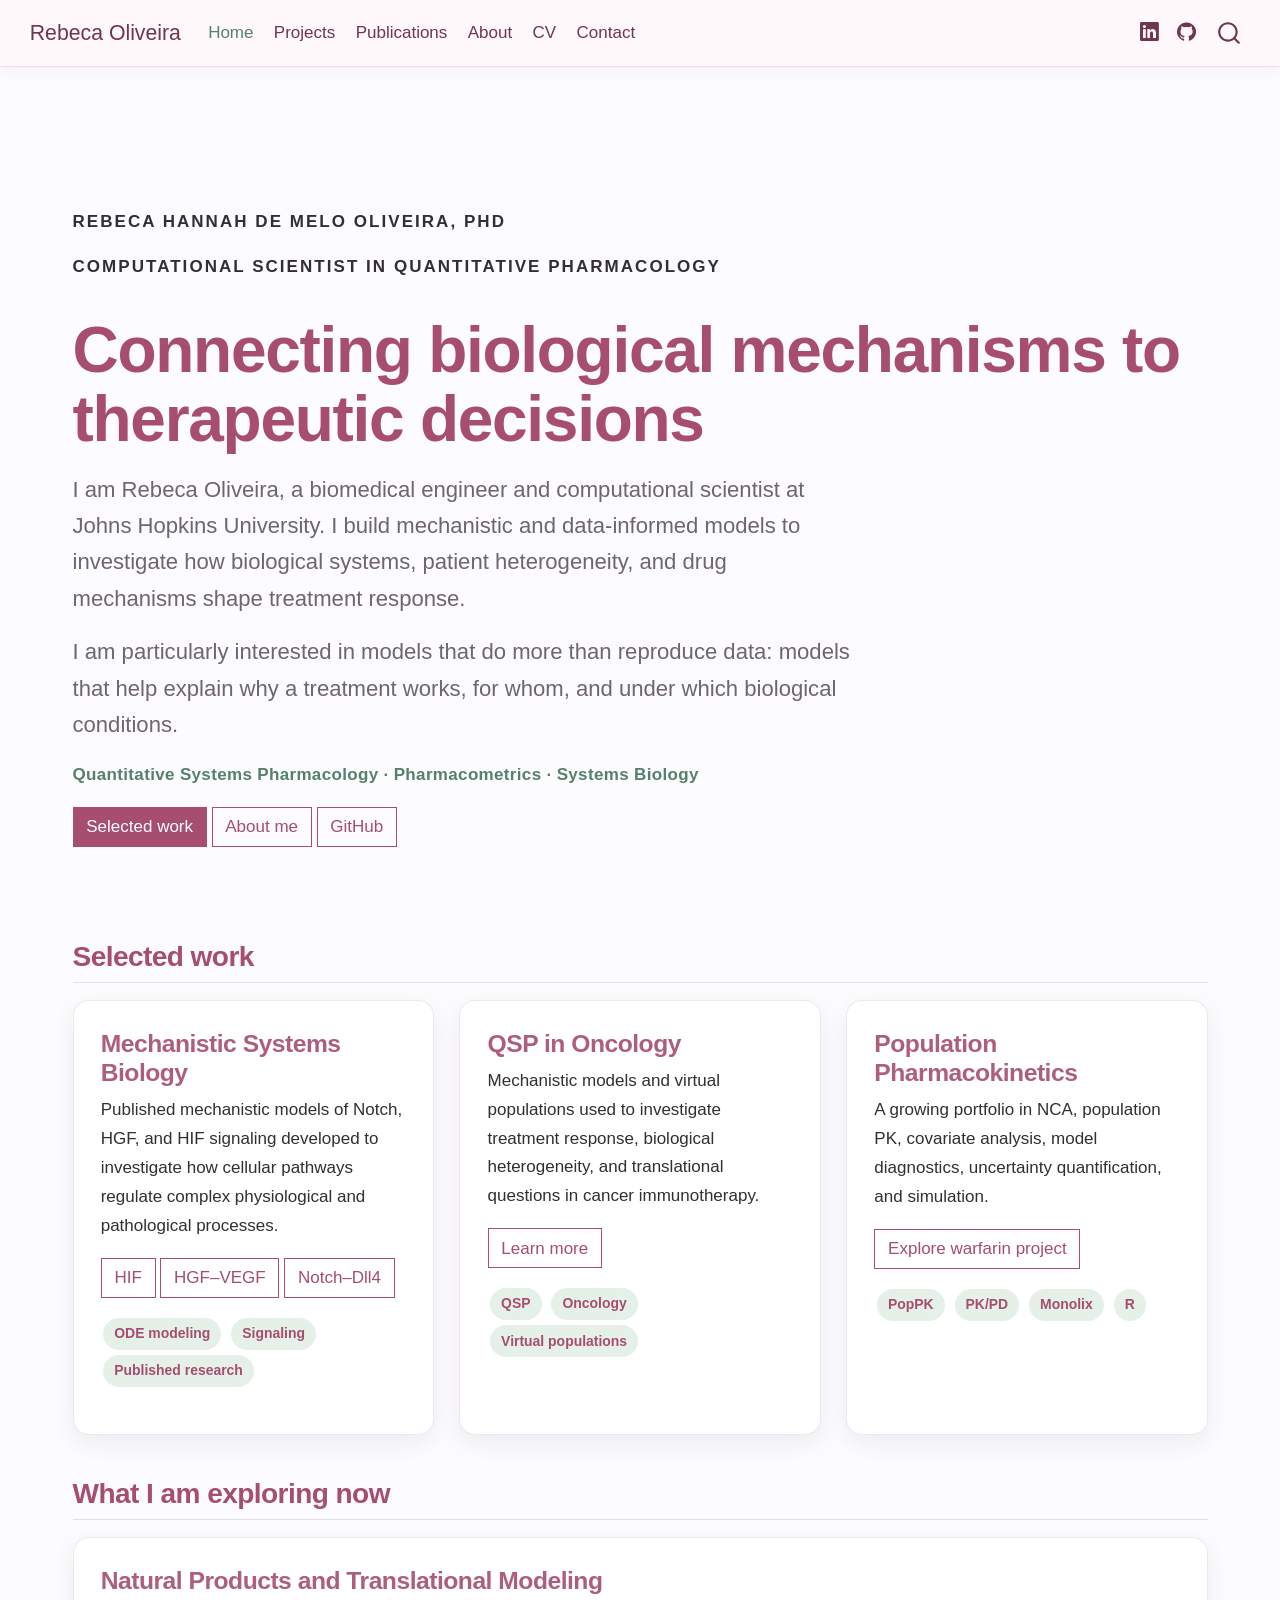
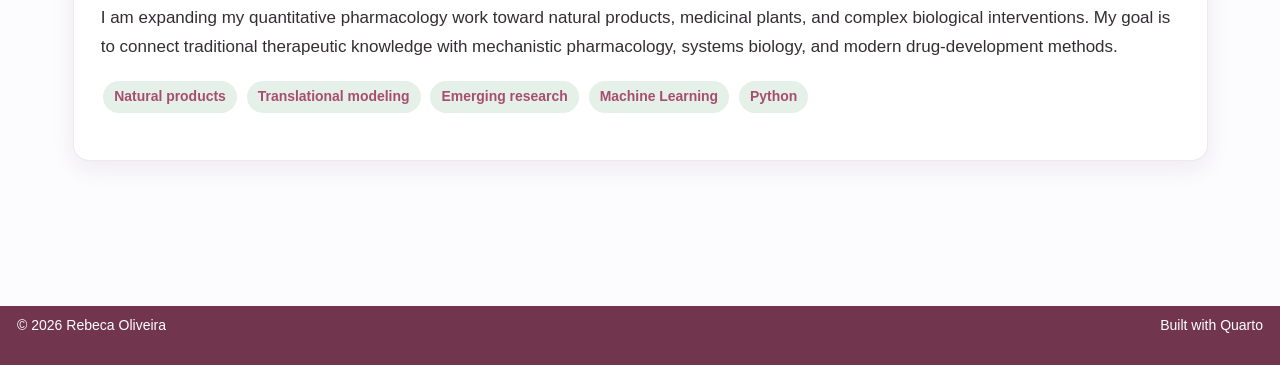
<file: docs/index.html>
<!DOCTYPE html>
<html xmlns="http://www.w3.org/1999/xhtml" lang="en" xml:lang="en"><head>

<meta charset="utf-8">
<meta name="generator" content="quarto-1.9.38">

<meta name="viewport" content="width=device-width, initial-scale=1.0, user-scalable=yes">


<title>Rebeca Oliveira</title>
<style>
/* Default styles provided by pandoc.
** See https://pandoc.org/MANUAL.html#variables-for-html for config info.
*/
code{white-space: pre-wrap;}
span.smallcaps{font-variant: small-caps;}
div.columns{display: flex; gap: min(4vw, 1.5em);}
div.column{flex: auto; overflow-x: auto;}
div.hanging-indent{margin-left: 1.5em; text-indent: -1.5em;}
ul.task-list{list-style: none;}
ul.task-list li input[type="checkbox"] {
  width: 0.8em;
  margin: 0 0.8em 0.2em -1em; /* quarto-specific, see https://github.com/quarto-dev/quarto-cli/issues/4556 */ 
  vertical-align: middle;
}
</style>


<script src="site_libs/quarto-nav/quarto-nav.js"></script>
<script src="site_libs/quarto-nav/headroom.min.js"></script>
<script src="site_libs/clipboard/clipboard.min.js"></script>
<script src="site_libs/quarto-search/autocomplete.umd.js"></script>
<script src="site_libs/quarto-search/fuse.min.js"></script>
<script src="site_libs/quarto-search/quarto-search.js"></script>
<meta name="quarto:offset" content="./">
<script src="site_libs/quarto-html/quarto.js" type="module"></script>
<script src="site_libs/quarto-html/tabsets/tabsets.js" type="module"></script>
<script src="site_libs/quarto-html/popper.min.js"></script>
<script src="site_libs/quarto-html/tippy.umd.min.js"></script>
<script src="site_libs/quarto-html/anchor.min.js"></script>
<link href="site_libs/quarto-html/tippy.css" rel="stylesheet">
<link href="site_libs/quarto-html/quarto-syntax-highlighting-15634bcf2e68342d4ad2dfa704d543f6.css" rel="stylesheet" id="quarto-text-highlighting-styles">
<script src="site_libs/bootstrap/bootstrap.min.js"></script>
<link href="site_libs/bootstrap/bootstrap-icons.css" rel="stylesheet">
<link href="site_libs/bootstrap/bootstrap-2bba0e57a3ce0e8c677093f434e90104.min.css" rel="stylesheet" append-hash="true" id="quarto-bootstrap" data-mode="light">
<script id="quarto-search-options" type="application/json">{
  "location": "navbar",
  "copy-button": false,
  "collapse-after": 3,
  "panel-placement": "end",
  "type": "overlay",
  "limit": 50,
  "keyboard-shortcut": [
    "f",
    "/",
    "s"
  ],
  "show-item-context": false,
  "language": {
    "search-no-results-text": "No results",
    "search-matching-documents-text": "matching documents",
    "search-copy-link-title": "Copy link to search",
    "search-hide-matches-text": "Hide additional matches",
    "search-more-match-text": "more match in this document",
    "search-more-matches-text": "more matches in this document",
    "search-clear-button-title": "Clear",
    "search-text-placeholder": "",
    "search-detached-cancel-button-title": "Cancel",
    "search-submit-button-title": "Submit",
    "search-label": "Search"
  }
}</script>
<style>html{ scroll-behavior: smooth; }</style>


<link rel="stylesheet" href="styles.css">
</head>

<body class="nav-fixed quarto-light">

<div id="quarto-search-results"></div>
  <header id="quarto-header" class="headroom fixed-top">
    <nav class="navbar navbar-expand-lg " data-bs-theme="dark">
      <div class="navbar-container container-fluid">
      <div class="navbar-brand-container mx-auto">
    <a class="navbar-brand" href="./index.html">
    <span class="navbar-title">Rebeca Oliveira</span>
    </a>
  </div>
            <div id="quarto-search" class="" title="Search"></div>
          <button class="navbar-toggler" type="button" data-bs-toggle="collapse" data-bs-target="#navbarCollapse" aria-controls="navbarCollapse" role="menu" aria-expanded="false" aria-label="Toggle navigation" onclick="if (window.quartoToggleHeadroom) { window.quartoToggleHeadroom(); }">
  <span class="navbar-toggler-icon"></span>
</button>
          <div class="collapse navbar-collapse" id="navbarCollapse">
            <ul class="navbar-nav navbar-nav-scroll me-auto">
  <li class="nav-item">
    <a class="nav-link active" href="./index.html" aria-current="page"> 
<span class="menu-text">Home</span></a>
  </li>  
  <li class="nav-item">
    <a class="nav-link" href="./projects.html"> 
<span class="menu-text">Projects</span></a>
  </li>  
  <li class="nav-item">
    <a class="nav-link" href="./publications.html"> 
<span class="menu-text">Publications</span></a>
  </li>  
  <li class="nav-item">
    <a class="nav-link" href="./about.html"> 
<span class="menu-text">About</span></a>
  </li>  
  <li class="nav-item">
    <a class="nav-link" href="./cv.html"> 
<span class="menu-text">CV</span></a>
  </li>  
  <li class="nav-item">
    <a class="nav-link" href="./contact.html"> 
<span class="menu-text">Contact</span></a>
  </li>  
</ul>
            <ul class="navbar-nav navbar-nav-scroll ms-auto">
  <li class="nav-item compact">
    <a class="nav-link" href="https://www.linkedin.com/in/rebeca-hannah-de-melo-oliveira/"> <i class="bi bi-linkedin" role="img" aria-label="LinkedIn">
</i> 
<span class="menu-text"></span></a>
  </li>  
  <li class="nav-item compact">
    <a class="nav-link" href="https://github.com/RebecaHannahOliveira"> <i class="bi bi-github" role="img" aria-label="GitHub">
</i> 
<span class="menu-text"></span></a>
  </li>  
</ul>
          </div> <!-- /navcollapse -->
            <div class="quarto-navbar-tools">
</div>
      </div> <!-- /container-fluid -->
    </nav>
</header>
<!-- content -->
<div id="quarto-content" class="quarto-container page-columns page-rows-contents page-layout-full page-navbar">
<!-- sidebar -->
<!-- margin-sidebar -->
    
<!-- main -->
<main class="content column-page" id="quarto-document-content"><header id="title-block-header" class="quarto-title-block"></header>




<div class="hero">
<div class="hero-name">
<p>Rebeca Hannah de Melo Oliveira, PhD</p>
<p>Computational Scientist in Quantitative Pharmacology</p>
</div>
<section id="connecting-biological-mechanisms-to-therapeutic-decisions" class="level1">
<h1>Connecting biological mechanisms to therapeutic decisions</h1>
<p class="hero-subtitle">
I am Rebeca Oliveira, a biomedical engineer and computational scientist at Johns Hopkins University. I build mechanistic and data-informed models to investigate how biological systems, patient heterogeneity, and drug mechanisms shape treatment response.
</p>
<p class="hero-subtitle">
I am particularly interested in models that do more than reproduce data: models that help explain why a treatment works, for whom, and under which biological conditions.
</p>
<p class="hero-fields">
Quantitative Systems Pharmacology · Pharmacometrics · Systems Biology
</p>
<p><a href="#selected-work" class="btn btn-primary">Selected work</a> <a href="./about.html" class="btn btn-outline-primary">About me</a> <a href="https://github.com/RebecaHannahOliveira" class="btn btn-outline-primary">GitHub</a></p>
</section>
</div>
<section id="selected-work" class="level2">
<h2 class="anchored" data-anchor-id="selected-work">Selected work</h2>
<div class="grid">
<div class="g-col-12 g-col-md-4">
<section id="mechanistic-systems-biology" class="level3 project-card">
<h3 class="anchored" data-anchor-id="mechanistic-systems-biology">Mechanistic Systems Biology</h3>
<p>Published mechanistic models of Notch, HGF, and HIF signaling developed to investigate how cellular pathways regulate complex physiological and pathological processes.</p>
<p><a href="./projects/hif-signaling.html" class="btn btn-outline-primary">HIF</a> <a href="./projects/hgf-vegf-signaling.html" class="btn btn-outline-primary">HGF–VEGF</a> <a href="./projects/notch-dll4.html" class="btn btn-outline-primary">Notch–Dll4</a></p>
<p><span class="project-tag">ODE modeling</span> <span class="project-tag">Signaling</span> <span class="project-tag">Published research</span></p>
</section>
</div>
<div class="g-col-12 g-col-md-4">
<section id="qsp-in-oncology" class="level3 project-card">
<h3 class="anchored" data-anchor-id="qsp-in-oncology">QSP in Oncology</h3>
<p>Mechanistic models and virtual populations used to investigate treatment response, biological heterogeneity, and translational questions in cancer immunotherapy.</p>
<p><a href="./projects/qsp.html" class="btn btn-outline-primary">Learn more</a></p>
<p><span class="project-tag">QSP</span> <span class="project-tag">Oncology</span> <span class="project-tag">Virtual populations</span></p>
</section>
</div>
<div class="g-col-12 g-col-md-4">
<section id="population-pharmacokinetics" class="level3 project-card">
<h3 class="anchored" data-anchor-id="population-pharmacokinetics">Population Pharmacokinetics</h3>
<p>A growing portfolio in NCA, population PK, covariate analysis, model diagnostics, uncertainty quantification, and simulation.</p>
<p><a href="./projects/warfarin-population-pk.html" class="btn btn-outline-primary">Explore warfarin project</a></p>
<p><span class="project-tag">PopPK</span> <span class="project-tag">PK/PD</span> <span class="project-tag">Monolix</span> <span class="project-tag">R</span></p>
</section>
</div>
</div>
</section>
<section id="what-i-am-exploring-now" class="level2">
<h2 class="anchored" data-anchor-id="what-i-am-exploring-now">What I am exploring now</h2>
<section id="natural-products-and-translational-modeling" class="level3 project-card">
<h3 class="anchored" data-anchor-id="natural-products-and-translational-modeling">Natural Products and Translational Modeling</h3>
<p>I am expanding my quantitative pharmacology work toward natural products, medicinal plants, and complex biological interventions. My goal is to connect traditional therapeutic knowledge with mechanistic pharmacology, systems biology, and modern drug-development methods.</p>
<p><span class="project-tag">Natural products</span> <span class="project-tag">Translational modeling</span> <span class="project-tag">Emerging research</span> <span class="project-tag">Machine Learning</span> <span class="project-tag">Python</span></p>
</section>


</section>

</main> <!-- /main -->
<script id="quarto-html-after-body" type="application/javascript">
  window.document.addEventListener("DOMContentLoaded", function (event) {
    const icon = "";
    const anchorJS = new window.AnchorJS();
    anchorJS.options = {
      placement: 'right',
      icon: icon
    };
    anchorJS.add('.anchored');
    const isCodeAnnotation = (el) => {
      for (const clz of el.classList) {
        if (clz.startsWith('code-annotation-')) {                     
          return true;
        }
      }
      return false;
    }
    const onCopySuccess = function(e) {
      // button target
      const button = e.trigger;
      // don't keep focus
      button.blur();
      // flash "checked"
      button.classList.add('code-copy-button-checked');
      var currentTitle = button.getAttribute("title");
      button.setAttribute("title", "Copied!");
      let tooltip;
      if (window.bootstrap) {
        button.setAttribute("data-bs-toggle", "tooltip");
        button.setAttribute("data-bs-placement", "left");
        button.setAttribute("data-bs-title", "Copied!");
        tooltip = new bootstrap.Tooltip(button, 
          { trigger: "manual", 
            customClass: "code-copy-button-tooltip",
            offset: [0, -8]});
        tooltip.show();    
      }
      setTimeout(function() {
        if (tooltip) {
          tooltip.hide();
          button.removeAttribute("data-bs-title");
          button.removeAttribute("data-bs-toggle");
          button.removeAttribute("data-bs-placement");
        }
        button.setAttribute("title", currentTitle);
        button.classList.remove('code-copy-button-checked');
      }, 1000);
      // clear code selection
      e.clearSelection();
    }
    const getTextToCopy = function(trigger) {
      const outerScaffold = trigger.parentElement.cloneNode(true);
      const codeEl = outerScaffold.querySelector('code');
      for (const childEl of codeEl.children) {
        if (isCodeAnnotation(childEl)) {
          childEl.remove();
        }
      }
      return codeEl.innerText;
    }
    const clipboard = new window.ClipboardJS('.code-copy-button:not([data-in-quarto-modal])', {
      text: getTextToCopy
    });
    clipboard.on('success', onCopySuccess);
    if (window.document.getElementById('quarto-embedded-source-code-modal')) {
      const clipboardModal = new window.ClipboardJS('.code-copy-button[data-in-quarto-modal]', {
        text: getTextToCopy,
        container: window.document.getElementById('quarto-embedded-source-code-modal')
      });
      clipboardModal.on('success', onCopySuccess);
    }
      var localhostRegex = new RegExp(/^(?:http|https):\/\/localhost\:?[0-9]*\//);
      var mailtoRegex = new RegExp(/^mailto:/);
        var filterRegex = new RegExp("https:\/\/rebecahannaholiveira\.github\.io");
      var isInternal = (href) => {
          return filterRegex.test(href) || localhostRegex.test(href) || mailtoRegex.test(href);
      }
      // Inspect non-navigation links and adorn them if external
     var links = window.document.querySelectorAll('a[href]:not(.nav-link):not(.navbar-brand):not(.toc-action):not(.sidebar-link):not(.sidebar-item-toggle):not(.pagination-link):not(.no-external):not([aria-hidden]):not(.dropdown-item):not(.quarto-navigation-tool):not(.about-link)');
      for (var i=0; i<links.length; i++) {
        const link = links[i];
        if (!isInternal(link.href)) {
          // undo the damage that might have been done by quarto-nav.js in the case of
          // links that we want to consider external
          if (link.dataset.originalHref !== undefined) {
            link.href = link.dataset.originalHref;
          }
            // target, if specified
            link.setAttribute("target", "_blank");
            if (link.getAttribute("rel") === null) {
              link.setAttribute("rel", "noopener");
            }
        }
      }
    function tippyHover(el, contentFn, onTriggerFn, onUntriggerFn) {
      const config = {
        allowHTML: true,
        maxWidth: 500,
        delay: 100,
        arrow: false,
        appendTo: function(el) {
            return el.parentElement;
        },
        interactive: true,
        interactiveBorder: 10,
        theme: 'quarto',
        placement: 'bottom-start',
      };
      if (contentFn) {
        config.content = contentFn;
      }
      if (onTriggerFn) {
        config.onTrigger = onTriggerFn;
      }
      if (onUntriggerFn) {
        config.onUntrigger = onUntriggerFn;
      }
      window.tippy(el, config); 
    }
    const noterefs = window.document.querySelectorAll('a[role="doc-noteref"]');
    for (var i=0; i<noterefs.length; i++) {
      const ref = noterefs[i];
      tippyHover(ref, function() {
        // use id or data attribute instead here
        let href = ref.getAttribute('data-footnote-href') || ref.getAttribute('href');
        try { href = new URL(href).hash; } catch {}
        const id = href.replace(/^#\/?/, "");
        const note = window.document.getElementById(id);
        if (note) {
          return note.innerHTML;
        } else {
          return "";
        }
      });
    }
    const xrefs = window.document.querySelectorAll('a.quarto-xref');
    const processXRef = (id, note) => {
      // Strip column container classes
      const stripColumnClz = (el) => {
        el.classList.remove("page-full", "page-columns");
        if (el.children) {
          for (const child of el.children) {
            stripColumnClz(child);
          }
        }
      }
      stripColumnClz(note)
      if (id === null || id.startsWith('sec-')) {
        // Special case sections, only their first couple elements
        const container = document.createElement("div");
        if (note.children && note.children.length > 2) {
          container.appendChild(note.children[0].cloneNode(true));
          for (let i = 1; i < note.children.length; i++) {
            const child = note.children[i];
            if (child.tagName === "P" && child.innerText === "") {
              continue;
            } else {
              container.appendChild(child.cloneNode(true));
              break;
            }
          }
          if (window.Quarto?.typesetMath) {
            window.Quarto.typesetMath(container);
          }
          return container.innerHTML
        } else {
          if (window.Quarto?.typesetMath) {
            window.Quarto.typesetMath(note);
          }
          return note.innerHTML;
        }
      } else {
        // Remove any anchor links if they are present
        const anchorLink = note.querySelector('a.anchorjs-link');
        if (anchorLink) {
          anchorLink.remove();
        }
        if (window.Quarto?.typesetMath) {
          window.Quarto.typesetMath(note);
        }
        if (note.classList.contains("callout")) {
          return note.outerHTML;
        } else {
          return note.innerHTML;
        }
      }
    }
    for (var i=0; i<xrefs.length; i++) {
      const xref = xrefs[i];
      tippyHover(xref, undefined, function(instance) {
        instance.disable();
        let url = xref.getAttribute('href');
        let hash = undefined; 
        if (url.startsWith('#')) {
          hash = url;
        } else {
          try { hash = new URL(url).hash; } catch {}
        }
        if (hash) {
          const id = hash.replace(/^#\/?/, "");
          const note = window.document.getElementById(id);
          if (note !== null) {
            try {
              const html = processXRef(id, note.cloneNode(true));
              instance.setContent(html);
            } finally {
              instance.enable();
              instance.show();
            }
          } else {
            // See if we can fetch this
            fetch(url.split('#')[0])
            .then(res => res.text())
            .then(html => {
              const parser = new DOMParser();
              const htmlDoc = parser.parseFromString(html, "text/html");
              const note = htmlDoc.getElementById(id);
              if (note !== null) {
                const html = processXRef(id, note);
                instance.setContent(html);
              } 
            }).finally(() => {
              instance.enable();
              instance.show();
            });
          }
        } else {
          // See if we can fetch a full url (with no hash to target)
          // This is a special case and we should probably do some content thinning / targeting
          fetch(url)
          .then(res => res.text())
          .then(html => {
            const parser = new DOMParser();
            const htmlDoc = parser.parseFromString(html, "text/html");
            const note = htmlDoc.querySelector('main.content');
            if (note !== null) {
              // This should only happen for chapter cross references
              // (since there is no id in the URL)
              // remove the first header
              if (note.children.length > 0 && note.children[0].tagName === "HEADER") {
                note.children[0].remove();
              }
              const html = processXRef(null, note);
              instance.setContent(html);
            } 
          }).finally(() => {
            instance.enable();
            instance.show();
          });
        }
      }, function(instance) {
      });
    }
        let selectedAnnoteEl;
        const selectorForAnnotation = ( cell, annotation) => {
          let cellAttr = 'data-code-cell="' + cell + '"';
          let lineAttr = 'data-code-annotation="' +  annotation + '"';
          const selector = 'span[' + cellAttr + '][' + lineAttr + ']';
          return selector;
        }
        const selectCodeLines = (annoteEl) => {
          const doc = window.document;
          const targetCell = annoteEl.getAttribute("data-target-cell");
          const targetAnnotation = annoteEl.getAttribute("data-target-annotation");
          const annoteSpan = window.document.querySelector(selectorForAnnotation(targetCell, targetAnnotation));
          const lines = annoteSpan.getAttribute("data-code-lines").split(",");
          const lineIds = lines.map((line) => {
            return targetCell + "-" + line;
          })
          let top = null;
          let height = null;
          let parent = null;
          if (lineIds.length > 0) {
              //compute the position of the single el (top and bottom and make a div)
              const el = window.document.getElementById(lineIds[0]);
              top = el.offsetTop;
              height = el.offsetHeight;
              parent = el.parentElement.parentElement;
            if (lineIds.length > 1) {
              const lastEl = window.document.getElementById(lineIds[lineIds.length - 1]);
              const bottom = lastEl.offsetTop + lastEl.offsetHeight;
              height = bottom - top;
            }
            if (top !== null && height !== null && parent !== null) {
              // cook up a div (if necessary) and position it 
              let div = window.document.getElementById("code-annotation-line-highlight");
              if (div === null) {
                div = window.document.createElement("div");
                div.setAttribute("id", "code-annotation-line-highlight");
                div.style.position = 'absolute';
                parent.appendChild(div);
              }
              div.style.top = top - 2 + "px";
              div.style.height = height + 4 + "px";
              div.style.left = 0;
              let gutterDiv = window.document.getElementById("code-annotation-line-highlight-gutter");
              if (gutterDiv === null) {
                gutterDiv = window.document.createElement("div");
                gutterDiv.setAttribute("id", "code-annotation-line-highlight-gutter");
                gutterDiv.style.position = 'absolute';
                const codeCell = window.document.getElementById(targetCell);
                const gutter = codeCell.querySelector('.code-annotation-gutter');
                gutter.appendChild(gutterDiv);
              }
              gutterDiv.style.top = top - 2 + "px";
              gutterDiv.style.height = height + 4 + "px";
            }
            selectedAnnoteEl = annoteEl;
          }
        };
        const unselectCodeLines = () => {
          const elementsIds = ["code-annotation-line-highlight", "code-annotation-line-highlight-gutter"];
          elementsIds.forEach((elId) => {
            const div = window.document.getElementById(elId);
            if (div) {
              div.remove();
            }
          });
          selectedAnnoteEl = undefined;
        };
          // Handle positioning of the toggle
      window.addEventListener(
        "resize",
        throttle(() => {
          elRect = undefined;
          if (selectedAnnoteEl) {
            selectCodeLines(selectedAnnoteEl);
          }
        }, 10)
      );
      function throttle(fn, ms) {
      let throttle = false;
      let timer;
        return (...args) => {
          if(!throttle) { // first call gets through
              fn.apply(this, args);
              throttle = true;
          } else { // all the others get throttled
              if(timer) clearTimeout(timer); // cancel #2
              timer = setTimeout(() => {
                fn.apply(this, args);
                timer = throttle = false;
              }, ms);
          }
        };
      }
        // Attach click handler to the DT
        const annoteDls = window.document.querySelectorAll('dt[data-target-cell]');
        for (const annoteDlNode of annoteDls) {
          annoteDlNode.addEventListener('click', (event) => {
            const clickedEl = event.target;
            if (clickedEl !== selectedAnnoteEl) {
              unselectCodeLines();
              const activeEl = window.document.querySelector('dt[data-target-cell].code-annotation-active');
              if (activeEl) {
                activeEl.classList.remove('code-annotation-active');
              }
              selectCodeLines(clickedEl);
              clickedEl.classList.add('code-annotation-active');
            } else {
              // Unselect the line
              unselectCodeLines();
              clickedEl.classList.remove('code-annotation-active');
            }
          });
        }
    const findCites = (el) => {
      const parentEl = el.parentElement;
      if (parentEl) {
        const cites = parentEl.dataset.cites;
        if (cites) {
          return {
            el,
            cites: cites.split(' ')
          };
        } else {
          return findCites(el.parentElement)
        }
      } else {
        return undefined;
      }
    };
    var bibliorefs = window.document.querySelectorAll('a[role="doc-biblioref"]');
    for (var i=0; i<bibliorefs.length; i++) {
      const ref = bibliorefs[i];
      const citeInfo = findCites(ref);
      if (citeInfo) {
        tippyHover(citeInfo.el, function() {
          var popup = window.document.createElement('div');
          citeInfo.cites.forEach(function(cite) {
            var citeDiv = window.document.createElement('div');
            citeDiv.classList.add('hanging-indent');
            citeDiv.classList.add('csl-entry');
            var biblioDiv = window.document.getElementById('ref-' + cite);
            if (biblioDiv) {
              citeDiv.innerHTML = biblioDiv.innerHTML;
            }
            popup.appendChild(citeDiv);
          });
          return popup.innerHTML;
        });
      }
    }
  });
  </script>
</div> <!-- /content -->
<footer class="footer">
  <div class="nav-footer">
    <div class="nav-footer-left">
<p>© 2026 Rebeca Oliveira</p>
</div>   
    <div class="nav-footer-center">
      &nbsp;
    </div>
    <div class="nav-footer-right">
<p>Built with Quarto</p>
</div>
  </div>
</footer>




<script src="site_libs/quarto-html/zenscroll-min.js"></script>
</body></html>
</file>
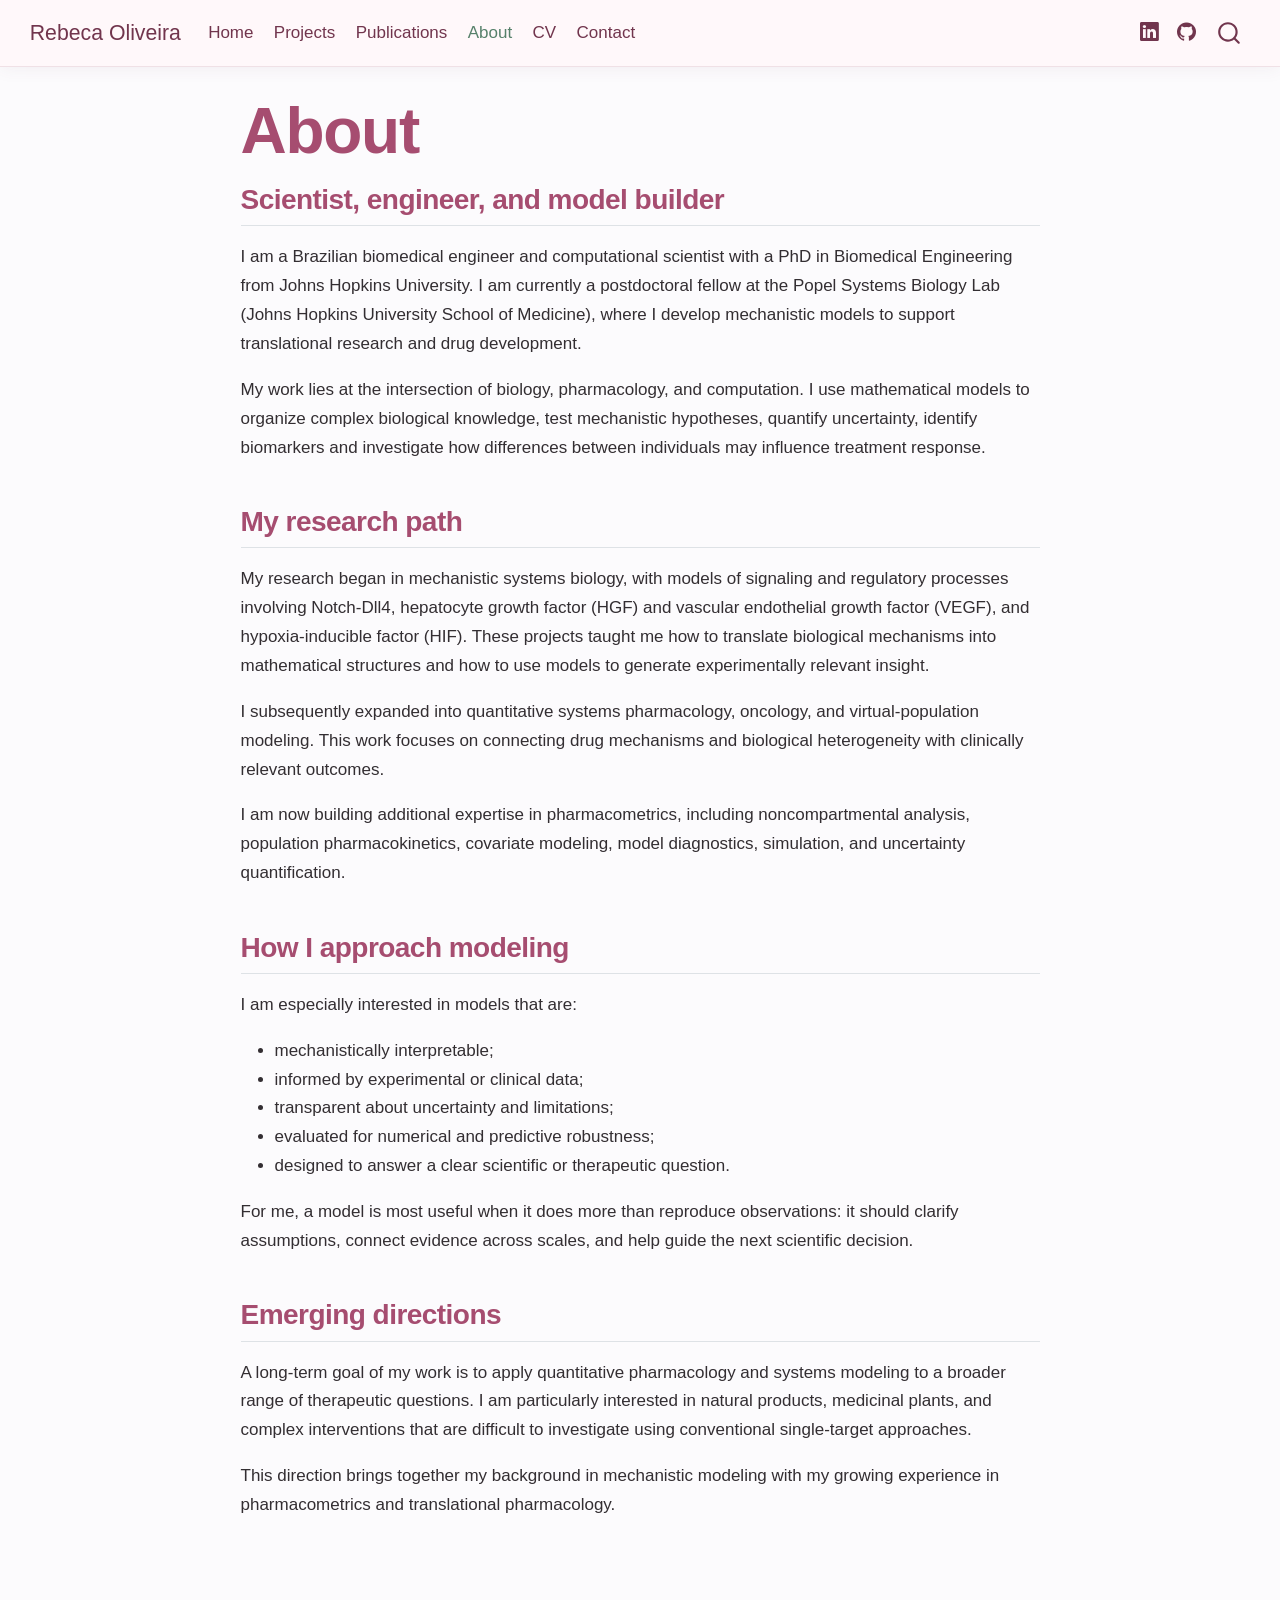
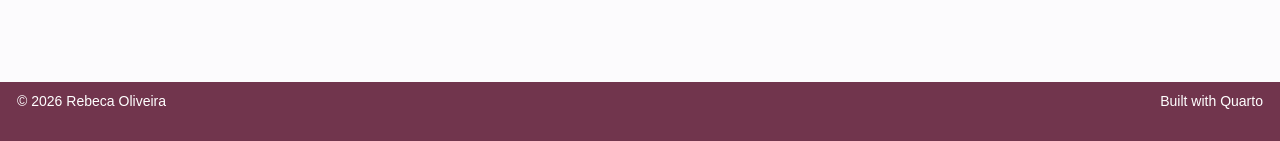
<file: docs/about.html>
<!DOCTYPE html>
<html xmlns="http://www.w3.org/1999/xhtml" lang="en" xml:lang="en"><head>

<meta charset="utf-8">
<meta name="generator" content="quarto-1.9.38">

<meta name="viewport" content="width=device-width, initial-scale=1.0, user-scalable=yes">


<title>About – Rebeca Oliveira</title>
<style>
/* Default styles provided by pandoc.
** See https://pandoc.org/MANUAL.html#variables-for-html for config info.
*/
code{white-space: pre-wrap;}
span.smallcaps{font-variant: small-caps;}
div.columns{display: flex; gap: min(4vw, 1.5em);}
div.column{flex: auto; overflow-x: auto;}
div.hanging-indent{margin-left: 1.5em; text-indent: -1.5em;}
ul.task-list{list-style: none;}
ul.task-list li input[type="checkbox"] {
  width: 0.8em;
  margin: 0 0.8em 0.2em -1em; /* quarto-specific, see https://github.com/quarto-dev/quarto-cli/issues/4556 */ 
  vertical-align: middle;
}
</style>


<script src="site_libs/quarto-nav/quarto-nav.js"></script>
<script src="site_libs/quarto-nav/headroom.min.js"></script>
<script src="site_libs/clipboard/clipboard.min.js"></script>
<script src="site_libs/quarto-search/autocomplete.umd.js"></script>
<script src="site_libs/quarto-search/fuse.min.js"></script>
<script src="site_libs/quarto-search/quarto-search.js"></script>
<meta name="quarto:offset" content="./">
<script src="site_libs/quarto-html/quarto.js" type="module"></script>
<script src="site_libs/quarto-html/tabsets/tabsets.js" type="module"></script>
<script src="site_libs/quarto-html/popper.min.js"></script>
<script src="site_libs/quarto-html/tippy.umd.min.js"></script>
<script src="site_libs/quarto-html/anchor.min.js"></script>
<link href="site_libs/quarto-html/tippy.css" rel="stylesheet">
<link href="site_libs/quarto-html/quarto-syntax-highlighting-15634bcf2e68342d4ad2dfa704d543f6.css" rel="stylesheet" id="quarto-text-highlighting-styles">
<script src="site_libs/bootstrap/bootstrap.min.js"></script>
<link href="site_libs/bootstrap/bootstrap-icons.css" rel="stylesheet">
<link href="site_libs/bootstrap/bootstrap-2bba0e57a3ce0e8c677093f434e90104.min.css" rel="stylesheet" append-hash="true" id="quarto-bootstrap" data-mode="light">
<script id="quarto-search-options" type="application/json">{
  "location": "navbar",
  "copy-button": false,
  "collapse-after": 3,
  "panel-placement": "end",
  "type": "overlay",
  "limit": 50,
  "keyboard-shortcut": [
    "f",
    "/",
    "s"
  ],
  "show-item-context": false,
  "language": {
    "search-no-results-text": "No results",
    "search-matching-documents-text": "matching documents",
    "search-copy-link-title": "Copy link to search",
    "search-hide-matches-text": "Hide additional matches",
    "search-more-match-text": "more match in this document",
    "search-more-matches-text": "more matches in this document",
    "search-clear-button-title": "Clear",
    "search-text-placeholder": "",
    "search-detached-cancel-button-title": "Cancel",
    "search-submit-button-title": "Submit",
    "search-label": "Search"
  }
}</script>
<style>html{ scroll-behavior: smooth; }</style>


<link rel="stylesheet" href="styles.css">
</head>

<body class="nav-fixed fullcontent quarto-light">

<div id="quarto-search-results"></div>
  <header id="quarto-header" class="headroom fixed-top">
    <nav class="navbar navbar-expand-lg " data-bs-theme="dark">
      <div class="navbar-container container-fluid">
      <div class="navbar-brand-container mx-auto">
    <a class="navbar-brand" href="./index.html">
    <span class="navbar-title">Rebeca Oliveira</span>
    </a>
  </div>
            <div id="quarto-search" class="" title="Search"></div>
          <button class="navbar-toggler" type="button" data-bs-toggle="collapse" data-bs-target="#navbarCollapse" aria-controls="navbarCollapse" role="menu" aria-expanded="false" aria-label="Toggle navigation" onclick="if (window.quartoToggleHeadroom) { window.quartoToggleHeadroom(); }">
  <span class="navbar-toggler-icon"></span>
</button>
          <div class="collapse navbar-collapse" id="navbarCollapse">
            <ul class="navbar-nav navbar-nav-scroll me-auto">
  <li class="nav-item">
    <a class="nav-link" href="./index.html"> 
<span class="menu-text">Home</span></a>
  </li>  
  <li class="nav-item">
    <a class="nav-link" href="./projects.html"> 
<span class="menu-text">Projects</span></a>
  </li>  
  <li class="nav-item">
    <a class="nav-link" href="./publications.html"> 
<span class="menu-text">Publications</span></a>
  </li>  
  <li class="nav-item">
    <a class="nav-link active" href="./about.html" aria-current="page"> 
<span class="menu-text">About</span></a>
  </li>  
  <li class="nav-item">
    <a class="nav-link" href="./cv.html"> 
<span class="menu-text">CV</span></a>
  </li>  
  <li class="nav-item">
    <a class="nav-link" href="./contact.html"> 
<span class="menu-text">Contact</span></a>
  </li>  
</ul>
            <ul class="navbar-nav navbar-nav-scroll ms-auto">
  <li class="nav-item compact">
    <a class="nav-link" href="https://www.linkedin.com/in/rebeca-hannah-de-melo-oliveira/"> <i class="bi bi-linkedin" role="img" aria-label="LinkedIn">
</i> 
<span class="menu-text"></span></a>
  </li>  
  <li class="nav-item compact">
    <a class="nav-link" href="https://github.com/RebecaHannahOliveira"> <i class="bi bi-github" role="img" aria-label="GitHub">
</i> 
<span class="menu-text"></span></a>
  </li>  
</ul>
          </div> <!-- /navcollapse -->
            <div class="quarto-navbar-tools">
</div>
      </div> <!-- /container-fluid -->
    </nav>
</header>
<!-- content -->
<div id="quarto-content" class="quarto-container page-columns page-rows-contents page-layout-article page-navbar">
<!-- sidebar -->
<!-- margin-sidebar -->
    
<!-- main -->
<main class="content" id="quarto-document-content">

<header id="title-block-header" class="quarto-title-block default">
<div class="quarto-title">
<h1 class="title">About</h1>
</div>



<div class="quarto-title-meta">

    
  
    
  </div>
  


</header>


<section id="scientist-engineer-and-model-builder" class="level2">
<h2 class="anchored" data-anchor-id="scientist-engineer-and-model-builder">Scientist, engineer, and model builder</h2>
<p>I am a Brazilian biomedical engineer and computational scientist with a PhD in Biomedical Engineering from Johns Hopkins University. I am currently a postdoctoral fellow at the Popel Systems Biology Lab (Johns Hopkins University School of Medicine), where I develop mechanistic models to support translational research and drug development.</p>
<p>My work lies at the intersection of biology, pharmacology, and computation. I use mathematical models to organize complex biological knowledge, test mechanistic hypotheses, quantify uncertainty, identify biomarkers and investigate how differences between individuals may influence treatment response.</p>
</section>
<section id="my-research-path" class="level2">
<h2 class="anchored" data-anchor-id="my-research-path">My research path</h2>
<p>My research began in mechanistic systems biology, with models of signaling and regulatory processes involving Notch-Dll4, hepatocyte growth factor (HGF) and vascular endothelial growth factor (VEGF), and hypoxia-inducible factor (HIF). These projects taught me how to translate biological mechanisms into mathematical structures and how to use models to generate experimentally relevant insight.</p>
<p>I subsequently expanded into quantitative systems pharmacology, oncology, and virtual-population modeling. This work focuses on connecting drug mechanisms and biological heterogeneity with clinically relevant outcomes.</p>
<p>I am now building additional expertise in pharmacometrics, including noncompartmental analysis, population pharmacokinetics, covariate modeling, model diagnostics, simulation, and uncertainty quantification.</p>
</section>
<section id="how-i-approach-modeling" class="level2">
<h2 class="anchored" data-anchor-id="how-i-approach-modeling">How I approach modeling</h2>
<p>I am especially interested in models that are:</p>
<ul>
<li>mechanistically interpretable;</li>
<li>informed by experimental or clinical data;</li>
<li>transparent about uncertainty and limitations;</li>
<li>evaluated for numerical and predictive robustness;</li>
<li>designed to answer a clear scientific or therapeutic question.</li>
</ul>
<p>For me, a model is most useful when it does more than reproduce observations: it should clarify assumptions, connect evidence across scales, and help guide the next scientific decision.</p>
</section>
<section id="emerging-directions" class="level2">
<h2 class="anchored" data-anchor-id="emerging-directions">Emerging directions</h2>
<p>A long-term goal of my work is to apply quantitative pharmacology and systems modeling to a broader range of therapeutic questions. I am particularly interested in natural products, medicinal plants, and complex interventions that are difficult to investigate using conventional single-target approaches.</p>
<p>This direction brings together my background in mechanistic modeling with my growing experience in pharmacometrics and translational pharmacology.</p>


</section>

</main> <!-- /main -->
<script id="quarto-html-after-body" type="application/javascript">
  window.document.addEventListener("DOMContentLoaded", function (event) {
    const icon = "";
    const anchorJS = new window.AnchorJS();
    anchorJS.options = {
      placement: 'right',
      icon: icon
    };
    anchorJS.add('.anchored');
    const isCodeAnnotation = (el) => {
      for (const clz of el.classList) {
        if (clz.startsWith('code-annotation-')) {                     
          return true;
        }
      }
      return false;
    }
    const onCopySuccess = function(e) {
      // button target
      const button = e.trigger;
      // don't keep focus
      button.blur();
      // flash "checked"
      button.classList.add('code-copy-button-checked');
      var currentTitle = button.getAttribute("title");
      button.setAttribute("title", "Copied!");
      let tooltip;
      if (window.bootstrap) {
        button.setAttribute("data-bs-toggle", "tooltip");
        button.setAttribute("data-bs-placement", "left");
        button.setAttribute("data-bs-title", "Copied!");
        tooltip = new bootstrap.Tooltip(button, 
          { trigger: "manual", 
            customClass: "code-copy-button-tooltip",
            offset: [0, -8]});
        tooltip.show();    
      }
      setTimeout(function() {
        if (tooltip) {
          tooltip.hide();
          button.removeAttribute("data-bs-title");
          button.removeAttribute("data-bs-toggle");
          button.removeAttribute("data-bs-placement");
        }
        button.setAttribute("title", currentTitle);
        button.classList.remove('code-copy-button-checked');
      }, 1000);
      // clear code selection
      e.clearSelection();
    }
    const getTextToCopy = function(trigger) {
      const outerScaffold = trigger.parentElement.cloneNode(true);
      const codeEl = outerScaffold.querySelector('code');
      for (const childEl of codeEl.children) {
        if (isCodeAnnotation(childEl)) {
          childEl.remove();
        }
      }
      return codeEl.innerText;
    }
    const clipboard = new window.ClipboardJS('.code-copy-button:not([data-in-quarto-modal])', {
      text: getTextToCopy
    });
    clipboard.on('success', onCopySuccess);
    if (window.document.getElementById('quarto-embedded-source-code-modal')) {
      const clipboardModal = new window.ClipboardJS('.code-copy-button[data-in-quarto-modal]', {
        text: getTextToCopy,
        container: window.document.getElementById('quarto-embedded-source-code-modal')
      });
      clipboardModal.on('success', onCopySuccess);
    }
      var localhostRegex = new RegExp(/^(?:http|https):\/\/localhost\:?[0-9]*\//);
      var mailtoRegex = new RegExp(/^mailto:/);
        var filterRegex = new RegExp("https:\/\/rebecahannaholiveira\.github\.io");
      var isInternal = (href) => {
          return filterRegex.test(href) || localhostRegex.test(href) || mailtoRegex.test(href);
      }
      // Inspect non-navigation links and adorn them if external
     var links = window.document.querySelectorAll('a[href]:not(.nav-link):not(.navbar-brand):not(.toc-action):not(.sidebar-link):not(.sidebar-item-toggle):not(.pagination-link):not(.no-external):not([aria-hidden]):not(.dropdown-item):not(.quarto-navigation-tool):not(.about-link)');
      for (var i=0; i<links.length; i++) {
        const link = links[i];
        if (!isInternal(link.href)) {
          // undo the damage that might have been done by quarto-nav.js in the case of
          // links that we want to consider external
          if (link.dataset.originalHref !== undefined) {
            link.href = link.dataset.originalHref;
          }
            // target, if specified
            link.setAttribute("target", "_blank");
            if (link.getAttribute("rel") === null) {
              link.setAttribute("rel", "noopener");
            }
        }
      }
    function tippyHover(el, contentFn, onTriggerFn, onUntriggerFn) {
      const config = {
        allowHTML: true,
        maxWidth: 500,
        delay: 100,
        arrow: false,
        appendTo: function(el) {
            return el.parentElement;
        },
        interactive: true,
        interactiveBorder: 10,
        theme: 'quarto',
        placement: 'bottom-start',
      };
      if (contentFn) {
        config.content = contentFn;
      }
      if (onTriggerFn) {
        config.onTrigger = onTriggerFn;
      }
      if (onUntriggerFn) {
        config.onUntrigger = onUntriggerFn;
      }
      window.tippy(el, config); 
    }
    const noterefs = window.document.querySelectorAll('a[role="doc-noteref"]');
    for (var i=0; i<noterefs.length; i++) {
      const ref = noterefs[i];
      tippyHover(ref, function() {
        // use id or data attribute instead here
        let href = ref.getAttribute('data-footnote-href') || ref.getAttribute('href');
        try { href = new URL(href).hash; } catch {}
        const id = href.replace(/^#\/?/, "");
        const note = window.document.getElementById(id);
        if (note) {
          return note.innerHTML;
        } else {
          return "";
        }
      });
    }
    const xrefs = window.document.querySelectorAll('a.quarto-xref');
    const processXRef = (id, note) => {
      // Strip column container classes
      const stripColumnClz = (el) => {
        el.classList.remove("page-full", "page-columns");
        if (el.children) {
          for (const child of el.children) {
            stripColumnClz(child);
          }
        }
      }
      stripColumnClz(note)
      if (id === null || id.startsWith('sec-')) {
        // Special case sections, only their first couple elements
        const container = document.createElement("div");
        if (note.children && note.children.length > 2) {
          container.appendChild(note.children[0].cloneNode(true));
          for (let i = 1; i < note.children.length; i++) {
            const child = note.children[i];
            if (child.tagName === "P" && child.innerText === "") {
              continue;
            } else {
              container.appendChild(child.cloneNode(true));
              break;
            }
          }
          if (window.Quarto?.typesetMath) {
            window.Quarto.typesetMath(container);
          }
          return container.innerHTML
        } else {
          if (window.Quarto?.typesetMath) {
            window.Quarto.typesetMath(note);
          }
          return note.innerHTML;
        }
      } else {
        // Remove any anchor links if they are present
        const anchorLink = note.querySelector('a.anchorjs-link');
        if (anchorLink) {
          anchorLink.remove();
        }
        if (window.Quarto?.typesetMath) {
          window.Quarto.typesetMath(note);
        }
        if (note.classList.contains("callout")) {
          return note.outerHTML;
        } else {
          return note.innerHTML;
        }
      }
    }
    for (var i=0; i<xrefs.length; i++) {
      const xref = xrefs[i];
      tippyHover(xref, undefined, function(instance) {
        instance.disable();
        let url = xref.getAttribute('href');
        let hash = undefined; 
        if (url.startsWith('#')) {
          hash = url;
        } else {
          try { hash = new URL(url).hash; } catch {}
        }
        if (hash) {
          const id = hash.replace(/^#\/?/, "");
          const note = window.document.getElementById(id);
          if (note !== null) {
            try {
              const html = processXRef(id, note.cloneNode(true));
              instance.setContent(html);
            } finally {
              instance.enable();
              instance.show();
            }
          } else {
            // See if we can fetch this
            fetch(url.split('#')[0])
            .then(res => res.text())
            .then(html => {
              const parser = new DOMParser();
              const htmlDoc = parser.parseFromString(html, "text/html");
              const note = htmlDoc.getElementById(id);
              if (note !== null) {
                const html = processXRef(id, note);
                instance.setContent(html);
              } 
            }).finally(() => {
              instance.enable();
              instance.show();
            });
          }
        } else {
          // See if we can fetch a full url (with no hash to target)
          // This is a special case and we should probably do some content thinning / targeting
          fetch(url)
          .then(res => res.text())
          .then(html => {
            const parser = new DOMParser();
            const htmlDoc = parser.parseFromString(html, "text/html");
            const note = htmlDoc.querySelector('main.content');
            if (note !== null) {
              // This should only happen for chapter cross references
              // (since there is no id in the URL)
              // remove the first header
              if (note.children.length > 0 && note.children[0].tagName === "HEADER") {
                note.children[0].remove();
              }
              const html = processXRef(null, note);
              instance.setContent(html);
            } 
          }).finally(() => {
            instance.enable();
            instance.show();
          });
        }
      }, function(instance) {
      });
    }
        let selectedAnnoteEl;
        const selectorForAnnotation = ( cell, annotation) => {
          let cellAttr = 'data-code-cell="' + cell + '"';
          let lineAttr = 'data-code-annotation="' +  annotation + '"';
          const selector = 'span[' + cellAttr + '][' + lineAttr + ']';
          return selector;
        }
        const selectCodeLines = (annoteEl) => {
          const doc = window.document;
          const targetCell = annoteEl.getAttribute("data-target-cell");
          const targetAnnotation = annoteEl.getAttribute("data-target-annotation");
          const annoteSpan = window.document.querySelector(selectorForAnnotation(targetCell, targetAnnotation));
          const lines = annoteSpan.getAttribute("data-code-lines").split(",");
          const lineIds = lines.map((line) => {
            return targetCell + "-" + line;
          })
          let top = null;
          let height = null;
          let parent = null;
          if (lineIds.length > 0) {
              //compute the position of the single el (top and bottom and make a div)
              const el = window.document.getElementById(lineIds[0]);
              top = el.offsetTop;
              height = el.offsetHeight;
              parent = el.parentElement.parentElement;
            if (lineIds.length > 1) {
              const lastEl = window.document.getElementById(lineIds[lineIds.length - 1]);
              const bottom = lastEl.offsetTop + lastEl.offsetHeight;
              height = bottom - top;
            }
            if (top !== null && height !== null && parent !== null) {
              // cook up a div (if necessary) and position it 
              let div = window.document.getElementById("code-annotation-line-highlight");
              if (div === null) {
                div = window.document.createElement("div");
                div.setAttribute("id", "code-annotation-line-highlight");
                div.style.position = 'absolute';
                parent.appendChild(div);
              }
              div.style.top = top - 2 + "px";
              div.style.height = height + 4 + "px";
              div.style.left = 0;
              let gutterDiv = window.document.getElementById("code-annotation-line-highlight-gutter");
              if (gutterDiv === null) {
                gutterDiv = window.document.createElement("div");
                gutterDiv.setAttribute("id", "code-annotation-line-highlight-gutter");
                gutterDiv.style.position = 'absolute';
                const codeCell = window.document.getElementById(targetCell);
                const gutter = codeCell.querySelector('.code-annotation-gutter');
                gutter.appendChild(gutterDiv);
              }
              gutterDiv.style.top = top - 2 + "px";
              gutterDiv.style.height = height + 4 + "px";
            }
            selectedAnnoteEl = annoteEl;
          }
        };
        const unselectCodeLines = () => {
          const elementsIds = ["code-annotation-line-highlight", "code-annotation-line-highlight-gutter"];
          elementsIds.forEach((elId) => {
            const div = window.document.getElementById(elId);
            if (div) {
              div.remove();
            }
          });
          selectedAnnoteEl = undefined;
        };
          // Handle positioning of the toggle
      window.addEventListener(
        "resize",
        throttle(() => {
          elRect = undefined;
          if (selectedAnnoteEl) {
            selectCodeLines(selectedAnnoteEl);
          }
        }, 10)
      );
      function throttle(fn, ms) {
      let throttle = false;
      let timer;
        return (...args) => {
          if(!throttle) { // first call gets through
              fn.apply(this, args);
              throttle = true;
          } else { // all the others get throttled
              if(timer) clearTimeout(timer); // cancel #2
              timer = setTimeout(() => {
                fn.apply(this, args);
                timer = throttle = false;
              }, ms);
          }
        };
      }
        // Attach click handler to the DT
        const annoteDls = window.document.querySelectorAll('dt[data-target-cell]');
        for (const annoteDlNode of annoteDls) {
          annoteDlNode.addEventListener('click', (event) => {
            const clickedEl = event.target;
            if (clickedEl !== selectedAnnoteEl) {
              unselectCodeLines();
              const activeEl = window.document.querySelector('dt[data-target-cell].code-annotation-active');
              if (activeEl) {
                activeEl.classList.remove('code-annotation-active');
              }
              selectCodeLines(clickedEl);
              clickedEl.classList.add('code-annotation-active');
            } else {
              // Unselect the line
              unselectCodeLines();
              clickedEl.classList.remove('code-annotation-active');
            }
          });
        }
    const findCites = (el) => {
      const parentEl = el.parentElement;
      if (parentEl) {
        const cites = parentEl.dataset.cites;
        if (cites) {
          return {
            el,
            cites: cites.split(' ')
          };
        } else {
          return findCites(el.parentElement)
        }
      } else {
        return undefined;
      }
    };
    var bibliorefs = window.document.querySelectorAll('a[role="doc-biblioref"]');
    for (var i=0; i<bibliorefs.length; i++) {
      const ref = bibliorefs[i];
      const citeInfo = findCites(ref);
      if (citeInfo) {
        tippyHover(citeInfo.el, function() {
          var popup = window.document.createElement('div');
          citeInfo.cites.forEach(function(cite) {
            var citeDiv = window.document.createElement('div');
            citeDiv.classList.add('hanging-indent');
            citeDiv.classList.add('csl-entry');
            var biblioDiv = window.document.getElementById('ref-' + cite);
            if (biblioDiv) {
              citeDiv.innerHTML = biblioDiv.innerHTML;
            }
            popup.appendChild(citeDiv);
          });
          return popup.innerHTML;
        });
      }
    }
  });
  </script>
</div> <!-- /content -->
<footer class="footer">
  <div class="nav-footer">
    <div class="nav-footer-left">
<p>© 2026 Rebeca Oliveira</p>
</div>   
    <div class="nav-footer-center">
      &nbsp;
    </div>
    <div class="nav-footer-right">
<p>Built with Quarto</p>
</div>
  </div>
</footer>




<script src="site_libs/quarto-html/zenscroll-min.js"></script>
</body></html>
</file>
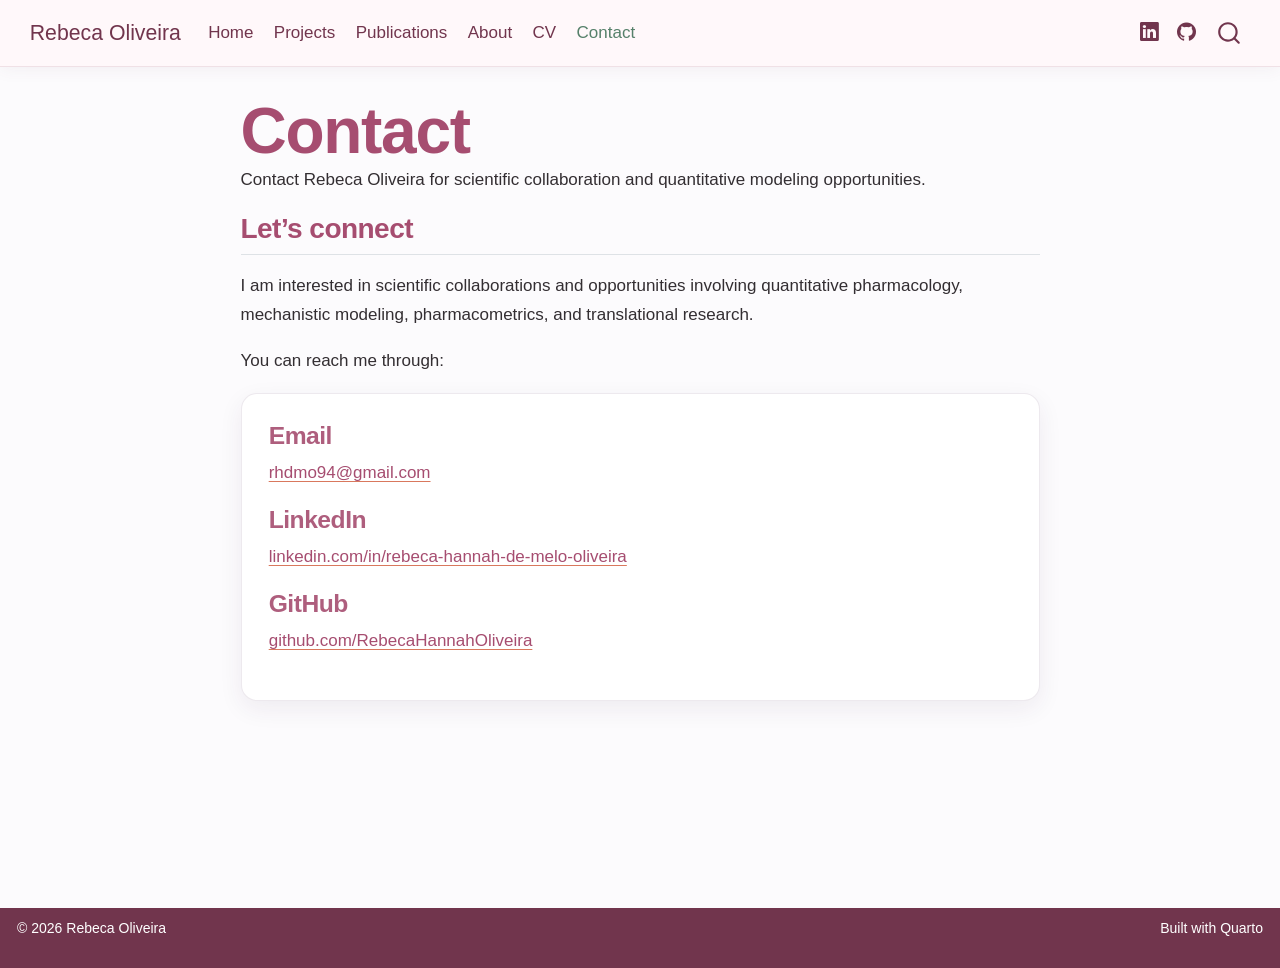
<file: docs/contact.html>
<!DOCTYPE html>
<html xmlns="http://www.w3.org/1999/xhtml" lang="en" xml:lang="en"><head>

<meta charset="utf-8">
<meta name="generator" content="quarto-1.9.38">

<meta name="viewport" content="width=device-width, initial-scale=1.0, user-scalable=yes">

<meta name="description" content="Contact Rebeca Oliveira for scientific collaboration and quantitative modeling opportunities.">

<title>Contact – Rebeca Oliveira</title>
<style>
/* Default styles provided by pandoc.
** See https://pandoc.org/MANUAL.html#variables-for-html for config info.
*/
code{white-space: pre-wrap;}
span.smallcaps{font-variant: small-caps;}
div.columns{display: flex; gap: min(4vw, 1.5em);}
div.column{flex: auto; overflow-x: auto;}
div.hanging-indent{margin-left: 1.5em; text-indent: -1.5em;}
ul.task-list{list-style: none;}
ul.task-list li input[type="checkbox"] {
  width: 0.8em;
  margin: 0 0.8em 0.2em -1em; /* quarto-specific, see https://github.com/quarto-dev/quarto-cli/issues/4556 */ 
  vertical-align: middle;
}
</style>


<script src="site_libs/quarto-nav/quarto-nav.js"></script>
<script src="site_libs/quarto-nav/headroom.min.js"></script>
<script src="site_libs/clipboard/clipboard.min.js"></script>
<script src="site_libs/quarto-search/autocomplete.umd.js"></script>
<script src="site_libs/quarto-search/fuse.min.js"></script>
<script src="site_libs/quarto-search/quarto-search.js"></script>
<meta name="quarto:offset" content="./">
<script src="site_libs/quarto-html/quarto.js" type="module"></script>
<script src="site_libs/quarto-html/tabsets/tabsets.js" type="module"></script>
<script src="site_libs/quarto-html/popper.min.js"></script>
<script src="site_libs/quarto-html/tippy.umd.min.js"></script>
<script src="site_libs/quarto-html/anchor.min.js"></script>
<link href="site_libs/quarto-html/tippy.css" rel="stylesheet">
<link href="site_libs/quarto-html/quarto-syntax-highlighting-15634bcf2e68342d4ad2dfa704d543f6.css" rel="stylesheet" id="quarto-text-highlighting-styles">
<script src="site_libs/bootstrap/bootstrap.min.js"></script>
<link href="site_libs/bootstrap/bootstrap-icons.css" rel="stylesheet">
<link href="site_libs/bootstrap/bootstrap-2bba0e57a3ce0e8c677093f434e90104.min.css" rel="stylesheet" append-hash="true" id="quarto-bootstrap" data-mode="light">
<script id="quarto-search-options" type="application/json">{
  "location": "navbar",
  "copy-button": false,
  "collapse-after": 3,
  "panel-placement": "end",
  "type": "overlay",
  "limit": 50,
  "keyboard-shortcut": [
    "f",
    "/",
    "s"
  ],
  "show-item-context": false,
  "language": {
    "search-no-results-text": "No results",
    "search-matching-documents-text": "matching documents",
    "search-copy-link-title": "Copy link to search",
    "search-hide-matches-text": "Hide additional matches",
    "search-more-match-text": "more match in this document",
    "search-more-matches-text": "more matches in this document",
    "search-clear-button-title": "Clear",
    "search-text-placeholder": "",
    "search-detached-cancel-button-title": "Cancel",
    "search-submit-button-title": "Submit",
    "search-label": "Search"
  }
}</script>
<style>html{ scroll-behavior: smooth; }</style>


<link rel="stylesheet" href="styles.css">
</head>

<body class="nav-fixed fullcontent quarto-light">

<div id="quarto-search-results"></div>
  <header id="quarto-header" class="headroom fixed-top">
    <nav class="navbar navbar-expand-lg " data-bs-theme="dark">
      <div class="navbar-container container-fluid">
      <div class="navbar-brand-container mx-auto">
    <a class="navbar-brand" href="./index.html">
    <span class="navbar-title">Rebeca Oliveira</span>
    </a>
  </div>
            <div id="quarto-search" class="" title="Search"></div>
          <button class="navbar-toggler" type="button" data-bs-toggle="collapse" data-bs-target="#navbarCollapse" aria-controls="navbarCollapse" role="menu" aria-expanded="false" aria-label="Toggle navigation" onclick="if (window.quartoToggleHeadroom) { window.quartoToggleHeadroom(); }">
  <span class="navbar-toggler-icon"></span>
</button>
          <div class="collapse navbar-collapse" id="navbarCollapse">
            <ul class="navbar-nav navbar-nav-scroll me-auto">
  <li class="nav-item">
    <a class="nav-link" href="./index.html"> 
<span class="menu-text">Home</span></a>
  </li>  
  <li class="nav-item">
    <a class="nav-link" href="./projects.html"> 
<span class="menu-text">Projects</span></a>
  </li>  
  <li class="nav-item">
    <a class="nav-link" href="./publications.html"> 
<span class="menu-text">Publications</span></a>
  </li>  
  <li class="nav-item">
    <a class="nav-link" href="./about.html"> 
<span class="menu-text">About</span></a>
  </li>  
  <li class="nav-item">
    <a class="nav-link" href="./cv.html"> 
<span class="menu-text">CV</span></a>
  </li>  
  <li class="nav-item">
    <a class="nav-link active" href="./contact.html" aria-current="page"> 
<span class="menu-text">Contact</span></a>
  </li>  
</ul>
            <ul class="navbar-nav navbar-nav-scroll ms-auto">
  <li class="nav-item compact">
    <a class="nav-link" href="https://www.linkedin.com/in/rebeca-hannah-de-melo-oliveira/"> <i class="bi bi-linkedin" role="img" aria-label="LinkedIn">
</i> 
<span class="menu-text"></span></a>
  </li>  
  <li class="nav-item compact">
    <a class="nav-link" href="https://github.com/RebecaHannahOliveira"> <i class="bi bi-github" role="img" aria-label="GitHub">
</i> 
<span class="menu-text"></span></a>
  </li>  
</ul>
          </div> <!-- /navcollapse -->
            <div class="quarto-navbar-tools">
</div>
      </div> <!-- /container-fluid -->
    </nav>
</header>
<!-- content -->
<div id="quarto-content" class="quarto-container page-columns page-rows-contents page-layout-article page-navbar">
<!-- sidebar -->
<!-- margin-sidebar -->
    
<!-- main -->
<main class="content" id="quarto-document-content">

<header id="title-block-header" class="quarto-title-block default">
<div class="quarto-title">
<h1 class="title">Contact</h1>
</div>

<div>
  <div class="description">
    Contact Rebeca Oliveira for scientific collaboration and quantitative modeling opportunities.
  </div>
</div>


<div class="quarto-title-meta">

    
  
    
  </div>
  


</header>


<section id="lets-connect" class="level2">
<h2 class="anchored" data-anchor-id="lets-connect">Let’s connect</h2>
<p>I am interested in scientific collaborations and opportunities involving quantitative pharmacology, mechanistic modeling, pharmacometrics, and translational research.</p>
<p>You can reach me through:</p>
<div class="project-card">
<section id="email" class="level3">
<h3 class="anchored" data-anchor-id="email">Email</h3>
<p><a href="mailto:rhdmo94@gmail.com">rhdmo94@gmail.com</a></p>
</section>
<section id="linkedin" class="level3">
<h3 class="anchored" data-anchor-id="linkedin">LinkedIn</h3>
<p><a href="https://www.linkedin.com/in/rebeca-hannah-de-melo-oliveira/">linkedin.com/in/rebeca-hannah-de-melo-oliveira</a></p>
</section>
<section id="github" class="level3">
<h3 class="anchored" data-anchor-id="github">GitHub</h3>
<p><a href="https://github.com/RebecaHannahOliveira">github.com/RebecaHannahOliveira</a></p>
</section>
</div>


</section>

</main> <!-- /main -->
<script id="quarto-html-after-body" type="application/javascript">
  window.document.addEventListener("DOMContentLoaded", function (event) {
    const icon = "";
    const anchorJS = new window.AnchorJS();
    anchorJS.options = {
      placement: 'right',
      icon: icon
    };
    anchorJS.add('.anchored');
    const isCodeAnnotation = (el) => {
      for (const clz of el.classList) {
        if (clz.startsWith('code-annotation-')) {                     
          return true;
        }
      }
      return false;
    }
    const onCopySuccess = function(e) {
      // button target
      const button = e.trigger;
      // don't keep focus
      button.blur();
      // flash "checked"
      button.classList.add('code-copy-button-checked');
      var currentTitle = button.getAttribute("title");
      button.setAttribute("title", "Copied!");
      let tooltip;
      if (window.bootstrap) {
        button.setAttribute("data-bs-toggle", "tooltip");
        button.setAttribute("data-bs-placement", "left");
        button.setAttribute("data-bs-title", "Copied!");
        tooltip = new bootstrap.Tooltip(button, 
          { trigger: "manual", 
            customClass: "code-copy-button-tooltip",
            offset: [0, -8]});
        tooltip.show();    
      }
      setTimeout(function() {
        if (tooltip) {
          tooltip.hide();
          button.removeAttribute("data-bs-title");
          button.removeAttribute("data-bs-toggle");
          button.removeAttribute("data-bs-placement");
        }
        button.setAttribute("title", currentTitle);
        button.classList.remove('code-copy-button-checked');
      }, 1000);
      // clear code selection
      e.clearSelection();
    }
    const getTextToCopy = function(trigger) {
      const outerScaffold = trigger.parentElement.cloneNode(true);
      const codeEl = outerScaffold.querySelector('code');
      for (const childEl of codeEl.children) {
        if (isCodeAnnotation(childEl)) {
          childEl.remove();
        }
      }
      return codeEl.innerText;
    }
    const clipboard = new window.ClipboardJS('.code-copy-button:not([data-in-quarto-modal])', {
      text: getTextToCopy
    });
    clipboard.on('success', onCopySuccess);
    if (window.document.getElementById('quarto-embedded-source-code-modal')) {
      const clipboardModal = new window.ClipboardJS('.code-copy-button[data-in-quarto-modal]', {
        text: getTextToCopy,
        container: window.document.getElementById('quarto-embedded-source-code-modal')
      });
      clipboardModal.on('success', onCopySuccess);
    }
      var localhostRegex = new RegExp(/^(?:http|https):\/\/localhost\:?[0-9]*\//);
      var mailtoRegex = new RegExp(/^mailto:/);
        var filterRegex = new RegExp("https:\/\/rebecahannaholiveira\.github\.io");
      var isInternal = (href) => {
          return filterRegex.test(href) || localhostRegex.test(href) || mailtoRegex.test(href);
      }
      // Inspect non-navigation links and adorn them if external
     var links = window.document.querySelectorAll('a[href]:not(.nav-link):not(.navbar-brand):not(.toc-action):not(.sidebar-link):not(.sidebar-item-toggle):not(.pagination-link):not(.no-external):not([aria-hidden]):not(.dropdown-item):not(.quarto-navigation-tool):not(.about-link)');
      for (var i=0; i<links.length; i++) {
        const link = links[i];
        if (!isInternal(link.href)) {
          // undo the damage that might have been done by quarto-nav.js in the case of
          // links that we want to consider external
          if (link.dataset.originalHref !== undefined) {
            link.href = link.dataset.originalHref;
          }
            // target, if specified
            link.setAttribute("target", "_blank");
            if (link.getAttribute("rel") === null) {
              link.setAttribute("rel", "noopener");
            }
        }
      }
    function tippyHover(el, contentFn, onTriggerFn, onUntriggerFn) {
      const config = {
        allowHTML: true,
        maxWidth: 500,
        delay: 100,
        arrow: false,
        appendTo: function(el) {
            return el.parentElement;
        },
        interactive: true,
        interactiveBorder: 10,
        theme: 'quarto',
        placement: 'bottom-start',
      };
      if (contentFn) {
        config.content = contentFn;
      }
      if (onTriggerFn) {
        config.onTrigger = onTriggerFn;
      }
      if (onUntriggerFn) {
        config.onUntrigger = onUntriggerFn;
      }
      window.tippy(el, config); 
    }
    const noterefs = window.document.querySelectorAll('a[role="doc-noteref"]');
    for (var i=0; i<noterefs.length; i++) {
      const ref = noterefs[i];
      tippyHover(ref, function() {
        // use id or data attribute instead here
        let href = ref.getAttribute('data-footnote-href') || ref.getAttribute('href');
        try { href = new URL(href).hash; } catch {}
        const id = href.replace(/^#\/?/, "");
        const note = window.document.getElementById(id);
        if (note) {
          return note.innerHTML;
        } else {
          return "";
        }
      });
    }
    const xrefs = window.document.querySelectorAll('a.quarto-xref');
    const processXRef = (id, note) => {
      // Strip column container classes
      const stripColumnClz = (el) => {
        el.classList.remove("page-full", "page-columns");
        if (el.children) {
          for (const child of el.children) {
            stripColumnClz(child);
          }
        }
      }
      stripColumnClz(note)
      if (id === null || id.startsWith('sec-')) {
        // Special case sections, only their first couple elements
        const container = document.createElement("div");
        if (note.children && note.children.length > 2) {
          container.appendChild(note.children[0].cloneNode(true));
          for (let i = 1; i < note.children.length; i++) {
            const child = note.children[i];
            if (child.tagName === "P" && child.innerText === "") {
              continue;
            } else {
              container.appendChild(child.cloneNode(true));
              break;
            }
          }
          if (window.Quarto?.typesetMath) {
            window.Quarto.typesetMath(container);
          }
          return container.innerHTML
        } else {
          if (window.Quarto?.typesetMath) {
            window.Quarto.typesetMath(note);
          }
          return note.innerHTML;
        }
      } else {
        // Remove any anchor links if they are present
        const anchorLink = note.querySelector('a.anchorjs-link');
        if (anchorLink) {
          anchorLink.remove();
        }
        if (window.Quarto?.typesetMath) {
          window.Quarto.typesetMath(note);
        }
        if (note.classList.contains("callout")) {
          return note.outerHTML;
        } else {
          return note.innerHTML;
        }
      }
    }
    for (var i=0; i<xrefs.length; i++) {
      const xref = xrefs[i];
      tippyHover(xref, undefined, function(instance) {
        instance.disable();
        let url = xref.getAttribute('href');
        let hash = undefined; 
        if (url.startsWith('#')) {
          hash = url;
        } else {
          try { hash = new URL(url).hash; } catch {}
        }
        if (hash) {
          const id = hash.replace(/^#\/?/, "");
          const note = window.document.getElementById(id);
          if (note !== null) {
            try {
              const html = processXRef(id, note.cloneNode(true));
              instance.setContent(html);
            } finally {
              instance.enable();
              instance.show();
            }
          } else {
            // See if we can fetch this
            fetch(url.split('#')[0])
            .then(res => res.text())
            .then(html => {
              const parser = new DOMParser();
              const htmlDoc = parser.parseFromString(html, "text/html");
              const note = htmlDoc.getElementById(id);
              if (note !== null) {
                const html = processXRef(id, note);
                instance.setContent(html);
              } 
            }).finally(() => {
              instance.enable();
              instance.show();
            });
          }
        } else {
          // See if we can fetch a full url (with no hash to target)
          // This is a special case and we should probably do some content thinning / targeting
          fetch(url)
          .then(res => res.text())
          .then(html => {
            const parser = new DOMParser();
            const htmlDoc = parser.parseFromString(html, "text/html");
            const note = htmlDoc.querySelector('main.content');
            if (note !== null) {
              // This should only happen for chapter cross references
              // (since there is no id in the URL)
              // remove the first header
              if (note.children.length > 0 && note.children[0].tagName === "HEADER") {
                note.children[0].remove();
              }
              const html = processXRef(null, note);
              instance.setContent(html);
            } 
          }).finally(() => {
            instance.enable();
            instance.show();
          });
        }
      }, function(instance) {
      });
    }
        let selectedAnnoteEl;
        const selectorForAnnotation = ( cell, annotation) => {
          let cellAttr = 'data-code-cell="' + cell + '"';
          let lineAttr = 'data-code-annotation="' +  annotation + '"';
          const selector = 'span[' + cellAttr + '][' + lineAttr + ']';
          return selector;
        }
        const selectCodeLines = (annoteEl) => {
          const doc = window.document;
          const targetCell = annoteEl.getAttribute("data-target-cell");
          const targetAnnotation = annoteEl.getAttribute("data-target-annotation");
          const annoteSpan = window.document.querySelector(selectorForAnnotation(targetCell, targetAnnotation));
          const lines = annoteSpan.getAttribute("data-code-lines").split(",");
          const lineIds = lines.map((line) => {
            return targetCell + "-" + line;
          })
          let top = null;
          let height = null;
          let parent = null;
          if (lineIds.length > 0) {
              //compute the position of the single el (top and bottom and make a div)
              const el = window.document.getElementById(lineIds[0]);
              top = el.offsetTop;
              height = el.offsetHeight;
              parent = el.parentElement.parentElement;
            if (lineIds.length > 1) {
              const lastEl = window.document.getElementById(lineIds[lineIds.length - 1]);
              const bottom = lastEl.offsetTop + lastEl.offsetHeight;
              height = bottom - top;
            }
            if (top !== null && height !== null && parent !== null) {
              // cook up a div (if necessary) and position it 
              let div = window.document.getElementById("code-annotation-line-highlight");
              if (div === null) {
                div = window.document.createElement("div");
                div.setAttribute("id", "code-annotation-line-highlight");
                div.style.position = 'absolute';
                parent.appendChild(div);
              }
              div.style.top = top - 2 + "px";
              div.style.height = height + 4 + "px";
              div.style.left = 0;
              let gutterDiv = window.document.getElementById("code-annotation-line-highlight-gutter");
              if (gutterDiv === null) {
                gutterDiv = window.document.createElement("div");
                gutterDiv.setAttribute("id", "code-annotation-line-highlight-gutter");
                gutterDiv.style.position = 'absolute';
                const codeCell = window.document.getElementById(targetCell);
                const gutter = codeCell.querySelector('.code-annotation-gutter');
                gutter.appendChild(gutterDiv);
              }
              gutterDiv.style.top = top - 2 + "px";
              gutterDiv.style.height = height + 4 + "px";
            }
            selectedAnnoteEl = annoteEl;
          }
        };
        const unselectCodeLines = () => {
          const elementsIds = ["code-annotation-line-highlight", "code-annotation-line-highlight-gutter"];
          elementsIds.forEach((elId) => {
            const div = window.document.getElementById(elId);
            if (div) {
              div.remove();
            }
          });
          selectedAnnoteEl = undefined;
        };
          // Handle positioning of the toggle
      window.addEventListener(
        "resize",
        throttle(() => {
          elRect = undefined;
          if (selectedAnnoteEl) {
            selectCodeLines(selectedAnnoteEl);
          }
        }, 10)
      );
      function throttle(fn, ms) {
      let throttle = false;
      let timer;
        return (...args) => {
          if(!throttle) { // first call gets through
              fn.apply(this, args);
              throttle = true;
          } else { // all the others get throttled
              if(timer) clearTimeout(timer); // cancel #2
              timer = setTimeout(() => {
                fn.apply(this, args);
                timer = throttle = false;
              }, ms);
          }
        };
      }
        // Attach click handler to the DT
        const annoteDls = window.document.querySelectorAll('dt[data-target-cell]');
        for (const annoteDlNode of annoteDls) {
          annoteDlNode.addEventListener('click', (event) => {
            const clickedEl = event.target;
            if (clickedEl !== selectedAnnoteEl) {
              unselectCodeLines();
              const activeEl = window.document.querySelector('dt[data-target-cell].code-annotation-active');
              if (activeEl) {
                activeEl.classList.remove('code-annotation-active');
              }
              selectCodeLines(clickedEl);
              clickedEl.classList.add('code-annotation-active');
            } else {
              // Unselect the line
              unselectCodeLines();
              clickedEl.classList.remove('code-annotation-active');
            }
          });
        }
    const findCites = (el) => {
      const parentEl = el.parentElement;
      if (parentEl) {
        const cites = parentEl.dataset.cites;
        if (cites) {
          return {
            el,
            cites: cites.split(' ')
          };
        } else {
          return findCites(el.parentElement)
        }
      } else {
        return undefined;
      }
    };
    var bibliorefs = window.document.querySelectorAll('a[role="doc-biblioref"]');
    for (var i=0; i<bibliorefs.length; i++) {
      const ref = bibliorefs[i];
      const citeInfo = findCites(ref);
      if (citeInfo) {
        tippyHover(citeInfo.el, function() {
          var popup = window.document.createElement('div');
          citeInfo.cites.forEach(function(cite) {
            var citeDiv = window.document.createElement('div');
            citeDiv.classList.add('hanging-indent');
            citeDiv.classList.add('csl-entry');
            var biblioDiv = window.document.getElementById('ref-' + cite);
            if (biblioDiv) {
              citeDiv.innerHTML = biblioDiv.innerHTML;
            }
            popup.appendChild(citeDiv);
          });
          return popup.innerHTML;
        });
      }
    }
  });
  </script>
</div> <!-- /content -->
<footer class="footer">
  <div class="nav-footer">
    <div class="nav-footer-left">
<p>© 2026 Rebeca Oliveira</p>
</div>   
    <div class="nav-footer-center">
      &nbsp;
    </div>
    <div class="nav-footer-right">
<p>Built with Quarto</p>
</div>
  </div>
</footer>




<script src="site_libs/quarto-html/zenscroll-min.js"></script>
</body></html>
</file>
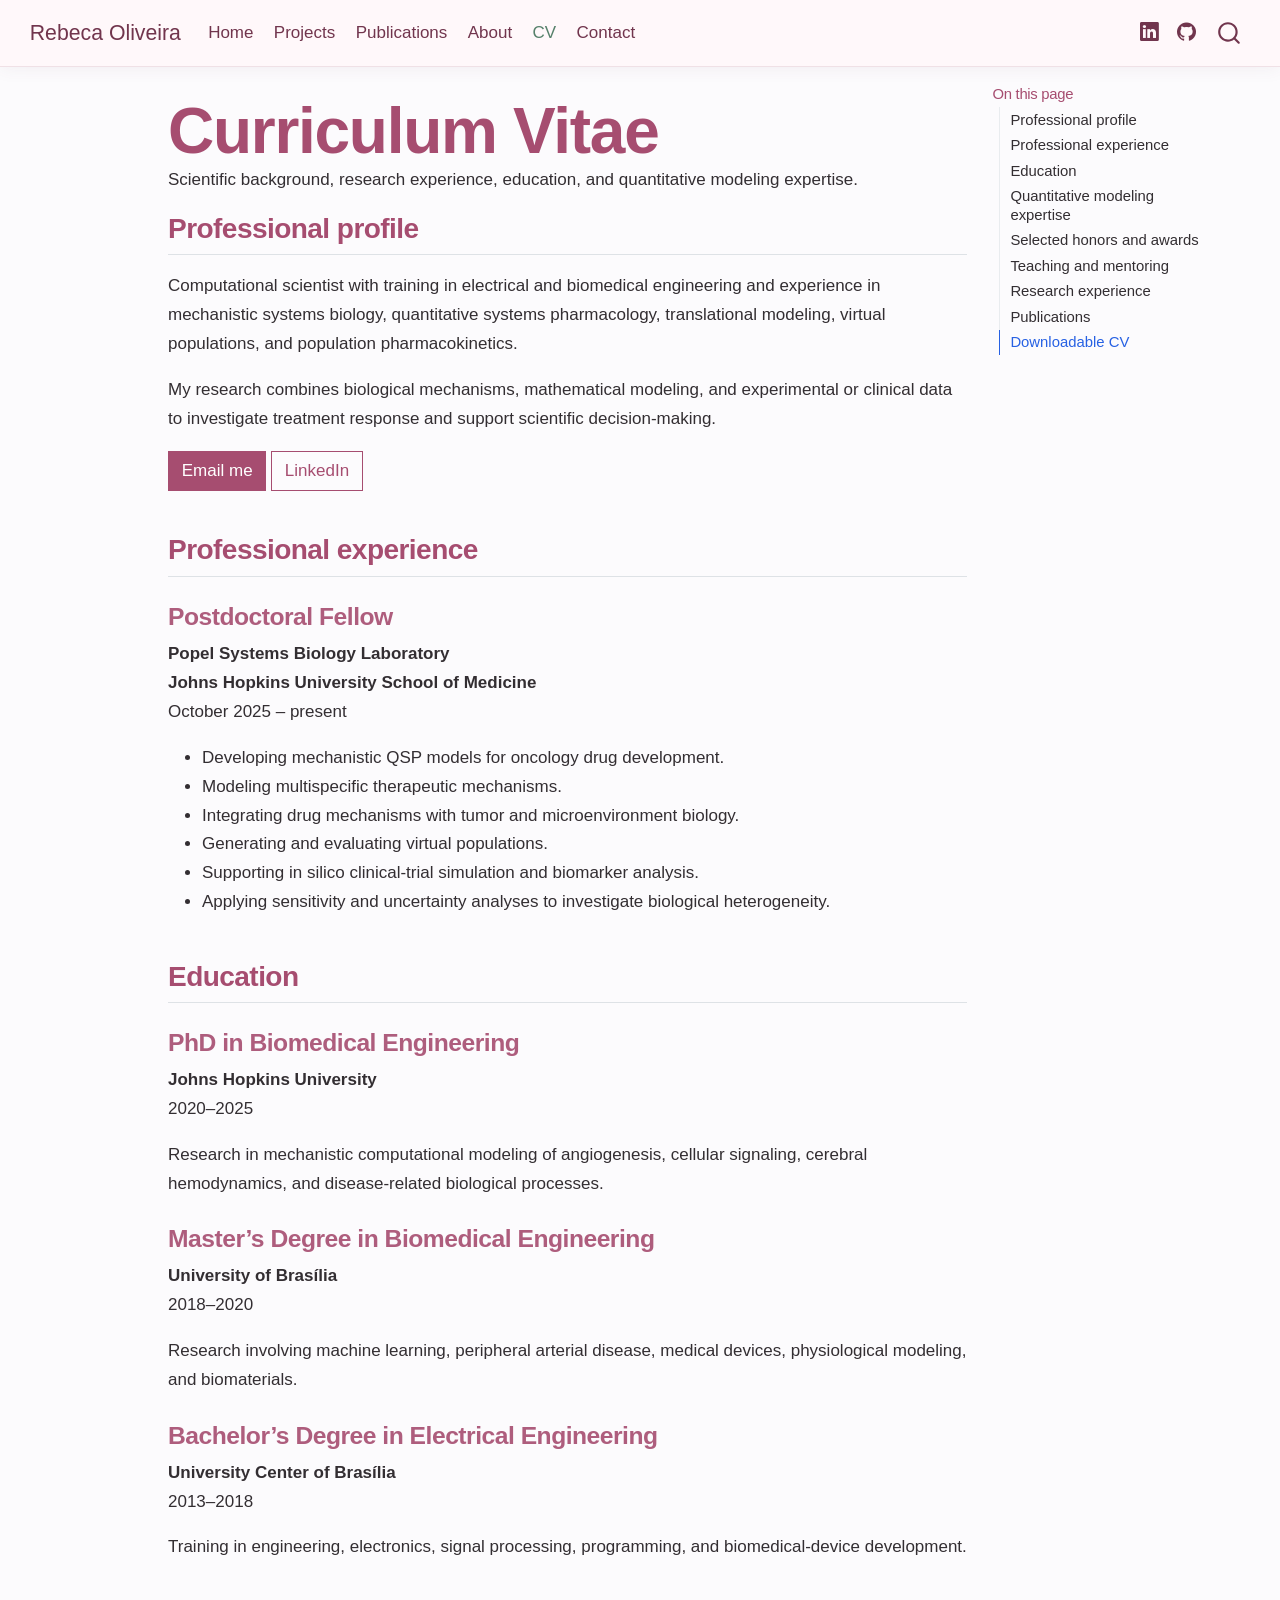
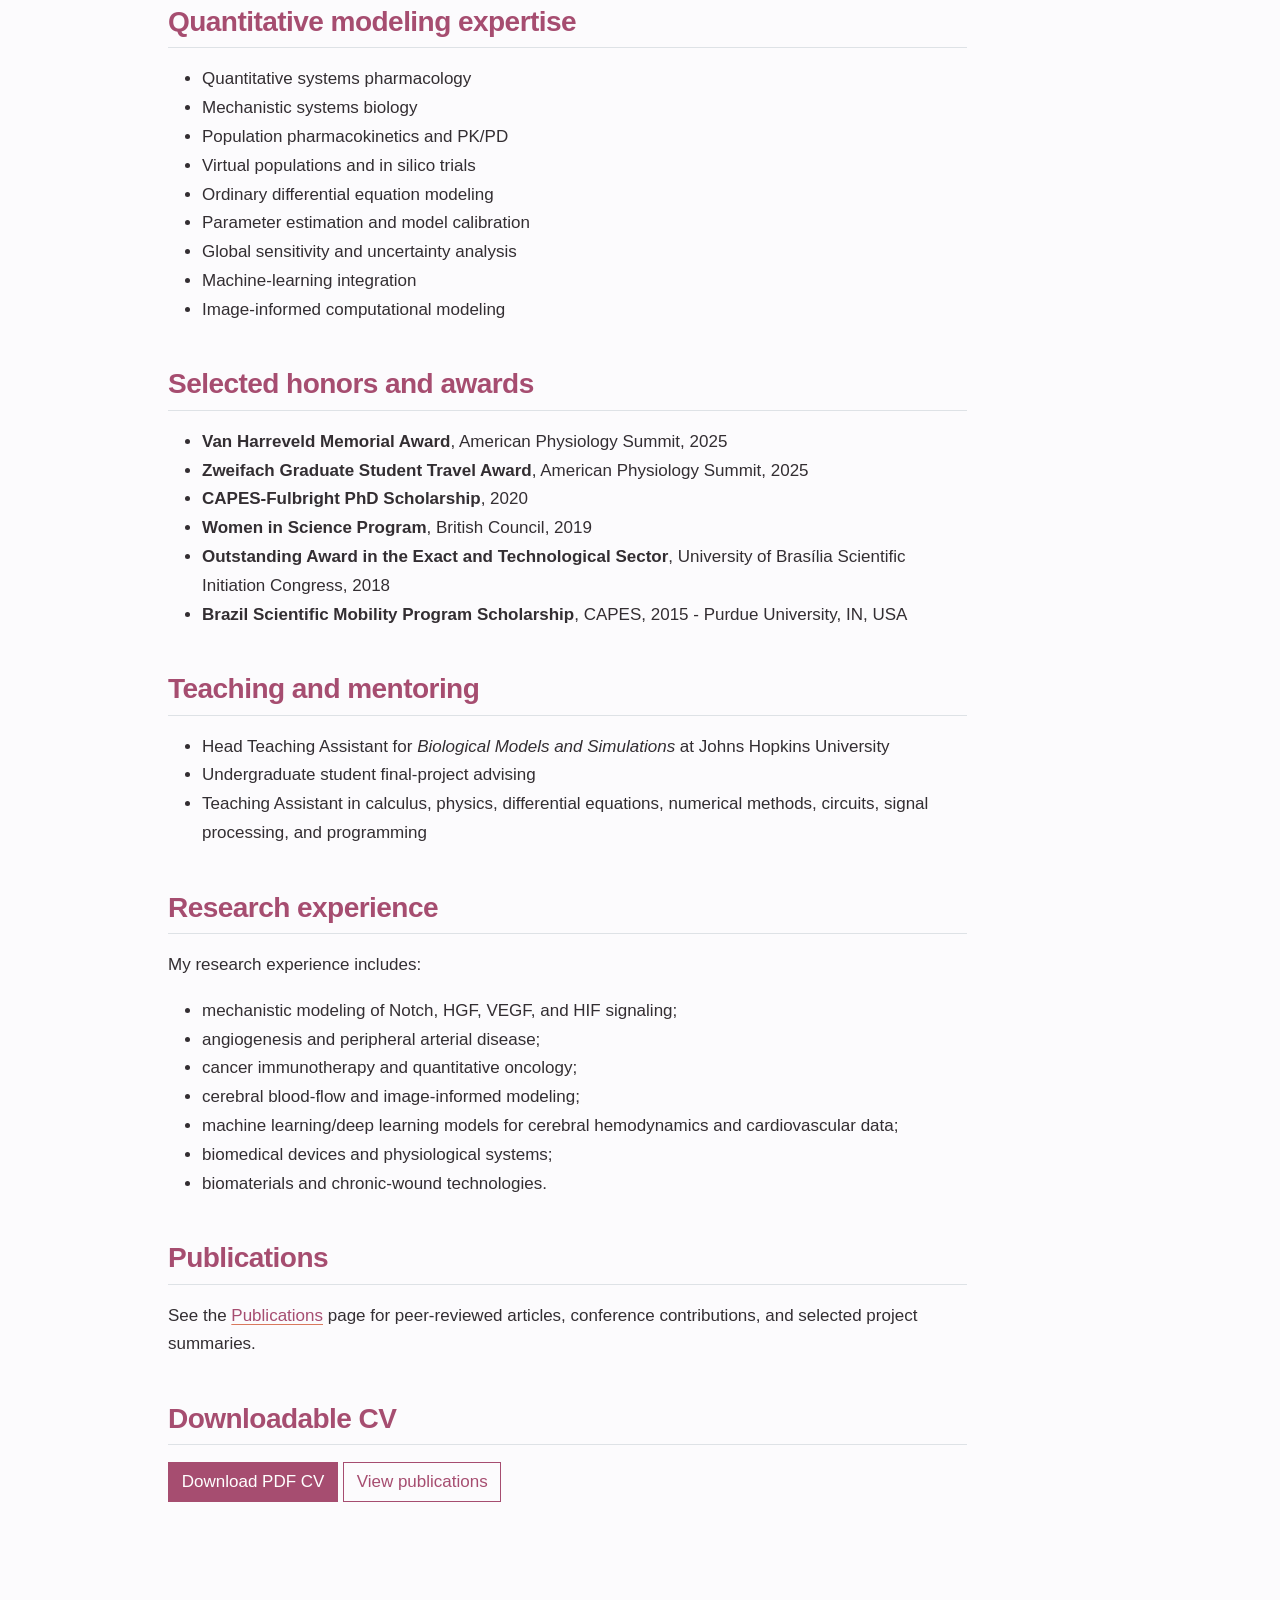
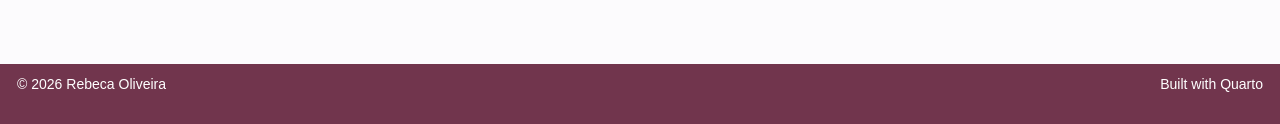
<file: docs/cv.html>
<!DOCTYPE html>
<html xmlns="http://www.w3.org/1999/xhtml" lang="en" xml:lang="en"><head>

<meta charset="utf-8">
<meta name="generator" content="quarto-1.9.38">

<meta name="viewport" content="width=device-width, initial-scale=1.0, user-scalable=yes">

<meta name="description" content="Scientific background, research experience, education, and quantitative modeling expertise.">

<title>Curriculum Vitae – Rebeca Oliveira</title>
<style>
/* Default styles provided by pandoc.
** See https://pandoc.org/MANUAL.html#variables-for-html for config info.
*/
code{white-space: pre-wrap;}
span.smallcaps{font-variant: small-caps;}
div.columns{display: flex; gap: min(4vw, 1.5em);}
div.column{flex: auto; overflow-x: auto;}
div.hanging-indent{margin-left: 1.5em; text-indent: -1.5em;}
ul.task-list{list-style: none;}
ul.task-list li input[type="checkbox"] {
  width: 0.8em;
  margin: 0 0.8em 0.2em -1em; /* quarto-specific, see https://github.com/quarto-dev/quarto-cli/issues/4556 */ 
  vertical-align: middle;
}
</style>


<script src="site_libs/quarto-nav/quarto-nav.js"></script>
<script src="site_libs/quarto-nav/headroom.min.js"></script>
<script src="site_libs/clipboard/clipboard.min.js"></script>
<script src="site_libs/quarto-search/autocomplete.umd.js"></script>
<script src="site_libs/quarto-search/fuse.min.js"></script>
<script src="site_libs/quarto-search/quarto-search.js"></script>
<meta name="quarto:offset" content="./">
<script src="site_libs/quarto-html/quarto.js" type="module"></script>
<script src="site_libs/quarto-html/tabsets/tabsets.js" type="module"></script>
<script src="site_libs/quarto-html/popper.min.js"></script>
<script src="site_libs/quarto-html/tippy.umd.min.js"></script>
<script src="site_libs/quarto-html/anchor.min.js"></script>
<link href="site_libs/quarto-html/tippy.css" rel="stylesheet">
<link href="site_libs/quarto-html/quarto-syntax-highlighting-15634bcf2e68342d4ad2dfa704d543f6.css" rel="stylesheet" id="quarto-text-highlighting-styles">
<script src="site_libs/bootstrap/bootstrap.min.js"></script>
<link href="site_libs/bootstrap/bootstrap-icons.css" rel="stylesheet">
<link href="site_libs/bootstrap/bootstrap-2bba0e57a3ce0e8c677093f434e90104.min.css" rel="stylesheet" append-hash="true" id="quarto-bootstrap" data-mode="light">
<script id="quarto-search-options" type="application/json">{
  "location": "navbar",
  "copy-button": false,
  "collapse-after": 3,
  "panel-placement": "end",
  "type": "overlay",
  "limit": 50,
  "keyboard-shortcut": [
    "f",
    "/",
    "s"
  ],
  "show-item-context": false,
  "language": {
    "search-no-results-text": "No results",
    "search-matching-documents-text": "matching documents",
    "search-copy-link-title": "Copy link to search",
    "search-hide-matches-text": "Hide additional matches",
    "search-more-match-text": "more match in this document",
    "search-more-matches-text": "more matches in this document",
    "search-clear-button-title": "Clear",
    "search-text-placeholder": "",
    "search-detached-cancel-button-title": "Cancel",
    "search-submit-button-title": "Submit",
    "search-label": "Search"
  }
}</script>
<style>html{ scroll-behavior: smooth; }</style>


<link rel="stylesheet" href="styles.css">
</head>

<body class="nav-fixed quarto-light">

<div id="quarto-search-results"></div>
  <header id="quarto-header" class="headroom fixed-top">
    <nav class="navbar navbar-expand-lg " data-bs-theme="dark">
      <div class="navbar-container container-fluid">
      <div class="navbar-brand-container mx-auto">
    <a class="navbar-brand" href="./index.html">
    <span class="navbar-title">Rebeca Oliveira</span>
    </a>
  </div>
            <div id="quarto-search" class="" title="Search"></div>
          <button class="navbar-toggler" type="button" data-bs-toggle="collapse" data-bs-target="#navbarCollapse" aria-controls="navbarCollapse" role="menu" aria-expanded="false" aria-label="Toggle navigation" onclick="if (window.quartoToggleHeadroom) { window.quartoToggleHeadroom(); }">
  <span class="navbar-toggler-icon"></span>
</button>
          <div class="collapse navbar-collapse" id="navbarCollapse">
            <ul class="navbar-nav navbar-nav-scroll me-auto">
  <li class="nav-item">
    <a class="nav-link" href="./index.html"> 
<span class="menu-text">Home</span></a>
  </li>  
  <li class="nav-item">
    <a class="nav-link" href="./projects.html"> 
<span class="menu-text">Projects</span></a>
  </li>  
  <li class="nav-item">
    <a class="nav-link" href="./publications.html"> 
<span class="menu-text">Publications</span></a>
  </li>  
  <li class="nav-item">
    <a class="nav-link" href="./about.html"> 
<span class="menu-text">About</span></a>
  </li>  
  <li class="nav-item">
    <a class="nav-link active" href="./cv.html" aria-current="page"> 
<span class="menu-text">CV</span></a>
  </li>  
  <li class="nav-item">
    <a class="nav-link" href="./contact.html"> 
<span class="menu-text">Contact</span></a>
  </li>  
</ul>
            <ul class="navbar-nav navbar-nav-scroll ms-auto">
  <li class="nav-item compact">
    <a class="nav-link" href="https://www.linkedin.com/in/rebeca-hannah-de-melo-oliveira/"> <i class="bi bi-linkedin" role="img" aria-label="LinkedIn">
</i> 
<span class="menu-text"></span></a>
  </li>  
  <li class="nav-item compact">
    <a class="nav-link" href="https://github.com/RebecaHannahOliveira"> <i class="bi bi-github" role="img" aria-label="GitHub">
</i> 
<span class="menu-text"></span></a>
  </li>  
</ul>
          </div> <!-- /navcollapse -->
            <div class="quarto-navbar-tools">
</div>
      </div> <!-- /container-fluid -->
    </nav>
</header>
<!-- content -->
<div id="quarto-content" class="quarto-container page-columns page-rows-contents page-layout-article page-navbar">
<!-- sidebar -->
<!-- margin-sidebar -->
    <div id="quarto-margin-sidebar" class="sidebar margin-sidebar">
        <nav id="TOC" role="doc-toc" class="toc-active">
    <h2 id="toc-title">On this page</h2>
   
  <ul class="collapse">
  <li><a href="#professional-profile" id="toc-professional-profile" class="nav-link active" data-scroll-target="#professional-profile">Professional profile</a></li>
  <li><a href="#professional-experience" id="toc-professional-experience" class="nav-link" data-scroll-target="#professional-experience">Professional experience</a></li>
  <li><a href="#education" id="toc-education" class="nav-link" data-scroll-target="#education">Education</a></li>
  <li><a href="#quantitative-modeling-expertise" id="toc-quantitative-modeling-expertise" class="nav-link" data-scroll-target="#quantitative-modeling-expertise">Quantitative modeling expertise</a></li>
  <li><a href="#selected-honors-and-awards" id="toc-selected-honors-and-awards" class="nav-link" data-scroll-target="#selected-honors-and-awards">Selected honors and awards</a></li>
  <li><a href="#teaching-and-mentoring" id="toc-teaching-and-mentoring" class="nav-link" data-scroll-target="#teaching-and-mentoring">Teaching and mentoring</a></li>
  <li><a href="#research-experience" id="toc-research-experience" class="nav-link" data-scroll-target="#research-experience">Research experience</a></li>
  <li><a href="#publications" id="toc-publications" class="nav-link" data-scroll-target="#publications">Publications</a></li>
  <li><a href="#downloadable-cv" id="toc-downloadable-cv" class="nav-link" data-scroll-target="#downloadable-cv">Downloadable CV</a></li>
  </ul>
</nav>
    </div>
<!-- main -->
<main class="content" id="quarto-document-content">

<header id="title-block-header" class="quarto-title-block default">
<div class="quarto-title">
<h1 class="title">Curriculum Vitae</h1>
</div>

<div>
  <div class="description">
    Scientific background, research experience, education, and quantitative modeling expertise.
  </div>
</div>


<div class="quarto-title-meta">

    
  
    
  </div>
  


</header>


<section id="professional-profile" class="level2">
<h2 class="anchored" data-anchor-id="professional-profile">Professional profile</h2>
<p>Computational scientist with training in electrical and biomedical engineering and experience in mechanistic systems biology, quantitative systems pharmacology, translational modeling, virtual populations, and population pharmacokinetics.</p>
<p>My research combines biological mechanisms, mathematical modeling, and experimental or clinical data to investigate treatment response and support scientific decision-making.</p>
<p><a href="mailto:rhdmo94@gmail.com" class="btn btn-primary">Email me</a> <a href="https://www.linkedin.com/in/rebeca-hannah-de-melo-oliveira/" class="btn btn-outline-primary">LinkedIn</a></p>
</section>
<section id="professional-experience" class="level2">
<h2 class="anchored" data-anchor-id="professional-experience">Professional experience</h2>
<section id="postdoctoral-fellow" class="level3">
<h3 class="anchored" data-anchor-id="postdoctoral-fellow">Postdoctoral Fellow</h3>
<p><strong>Popel Systems Biology Laboratory</strong><br>
<strong>Johns Hopkins University School of Medicine</strong><br>
October 2025 – present</p>
<ul>
<li>Developing mechanistic QSP models for oncology drug development.</li>
<li>Modeling multispecific therapeutic mechanisms.</li>
<li>Integrating drug mechanisms with tumor and microenvironment biology.</li>
<li>Generating and evaluating virtual populations.</li>
<li>Supporting in silico clinical-trial simulation and biomarker analysis.</li>
<li>Applying sensitivity and uncertainty analyses to investigate biological heterogeneity.</li>
</ul>
</section>
</section>
<section id="education" class="level2">
<h2 class="anchored" data-anchor-id="education">Education</h2>
<section id="phd-in-biomedical-engineering" class="level3">
<h3 class="anchored" data-anchor-id="phd-in-biomedical-engineering">PhD in Biomedical Engineering</h3>
<p><strong>Johns Hopkins University</strong><br>
2020–2025</p>
<p>Research in mechanistic computational modeling of angiogenesis, cellular signaling, cerebral hemodynamics, and disease-related biological processes.</p>
</section>
<section id="masters-degree-in-biomedical-engineering" class="level3">
<h3 class="anchored" data-anchor-id="masters-degree-in-biomedical-engineering">Master’s Degree in Biomedical Engineering</h3>
<p><strong>University of Brasília</strong><br>
2018–2020</p>
<p>Research involving machine learning, peripheral arterial disease, medical devices, physiological modeling, and biomaterials.</p>
</section>
<section id="bachelors-degree-in-electrical-engineering" class="level3">
<h3 class="anchored" data-anchor-id="bachelors-degree-in-electrical-engineering">Bachelor’s Degree in Electrical Engineering</h3>
<p><strong>University Center of Brasília</strong><br>
2013–2018</p>
<p>Training in engineering, electronics, signal processing, programming, and biomedical-device development.</p>
</section>
</section>
<section id="quantitative-modeling-expertise" class="level2">
<h2 class="anchored" data-anchor-id="quantitative-modeling-expertise">Quantitative modeling expertise</h2>
<ul>
<li>Quantitative systems pharmacology</li>
<li>Mechanistic systems biology</li>
<li>Population pharmacokinetics and PK/PD</li>
<li>Virtual populations and in silico trials</li>
<li>Ordinary differential equation modeling</li>
<li>Parameter estimation and model calibration</li>
<li>Global sensitivity and uncertainty analysis</li>
<li>Machine-learning integration</li>
<li>Image-informed computational modeling</li>
</ul>
</section>
<section id="selected-honors-and-awards" class="level2">
<h2 class="anchored" data-anchor-id="selected-honors-and-awards">Selected honors and awards</h2>
<ul>
<li><strong>Van Harreveld Memorial Award</strong>, American Physiology Summit, 2025</li>
<li><strong>Zweifach Graduate Student Travel Award</strong>, American Physiology Summit, 2025</li>
<li><strong>CAPES-Fulbright PhD Scholarship</strong>, 2020</li>
<li><strong>Women in Science Program</strong>, British Council, 2019</li>
<li><strong>Outstanding Award in the Exact and Technological Sector</strong>, University of Brasília Scientific Initiation Congress, 2018</li>
<li><strong>Brazil Scientific Mobility Program Scholarship</strong>, CAPES, 2015 - Purdue University, IN, USA</li>
</ul>
</section>
<section id="teaching-and-mentoring" class="level2">
<h2 class="anchored" data-anchor-id="teaching-and-mentoring">Teaching and mentoring</h2>
<ul>
<li>Head Teaching Assistant for <em>Biological Models and Simulations</em> at Johns Hopkins University</li>
<li>Undergraduate student final-project advising</li>
<li>Teaching Assistant in calculus, physics, differential equations, numerical methods, circuits, signal processing, and programming</li>
</ul>
</section>
<section id="research-experience" class="level2">
<h2 class="anchored" data-anchor-id="research-experience">Research experience</h2>
<p>My research experience includes:</p>
<ul>
<li>mechanistic modeling of Notch, HGF, VEGF, and HIF signaling;</li>
<li>angiogenesis and peripheral arterial disease;</li>
<li>cancer immunotherapy and quantitative oncology;</li>
<li>cerebral blood-flow and image-informed modeling;</li>
<li>machine learning/deep learning models for cerebral hemodynamics and cardiovascular data;</li>
<li>biomedical devices and physiological systems;</li>
<li>biomaterials and chronic-wound technologies.</li>
</ul>
</section>
<section id="publications" class="level2">
<h2 class="anchored" data-anchor-id="publications">Publications</h2>
<p>See the <a href="./publications.html">Publications</a> page for peer-reviewed articles, conference contributions, and selected project summaries.</p>
</section>
<section id="downloadable-cv" class="level2">
<h2 class="anchored" data-anchor-id="downloadable-cv">Downloadable CV</h2>
<p><a href="assets/Rebeca_Oliveira_Public_CV.pdf" class="btn btn-primary" target="_blank">Download PDF CV</a> <a href="./publications.html" class="btn btn-outline-primary">View publications</a></p>


</section>

</main> <!-- /main -->
<script id="quarto-html-after-body" type="application/javascript">
  window.document.addEventListener("DOMContentLoaded", function (event) {
    const icon = "";
    const anchorJS = new window.AnchorJS();
    anchorJS.options = {
      placement: 'right',
      icon: icon
    };
    anchorJS.add('.anchored');
    const isCodeAnnotation = (el) => {
      for (const clz of el.classList) {
        if (clz.startsWith('code-annotation-')) {                     
          return true;
        }
      }
      return false;
    }
    const onCopySuccess = function(e) {
      // button target
      const button = e.trigger;
      // don't keep focus
      button.blur();
      // flash "checked"
      button.classList.add('code-copy-button-checked');
      var currentTitle = button.getAttribute("title");
      button.setAttribute("title", "Copied!");
      let tooltip;
      if (window.bootstrap) {
        button.setAttribute("data-bs-toggle", "tooltip");
        button.setAttribute("data-bs-placement", "left");
        button.setAttribute("data-bs-title", "Copied!");
        tooltip = new bootstrap.Tooltip(button, 
          { trigger: "manual", 
            customClass: "code-copy-button-tooltip",
            offset: [0, -8]});
        tooltip.show();    
      }
      setTimeout(function() {
        if (tooltip) {
          tooltip.hide();
          button.removeAttribute("data-bs-title");
          button.removeAttribute("data-bs-toggle");
          button.removeAttribute("data-bs-placement");
        }
        button.setAttribute("title", currentTitle);
        button.classList.remove('code-copy-button-checked');
      }, 1000);
      // clear code selection
      e.clearSelection();
    }
    const getTextToCopy = function(trigger) {
      const outerScaffold = trigger.parentElement.cloneNode(true);
      const codeEl = outerScaffold.querySelector('code');
      for (const childEl of codeEl.children) {
        if (isCodeAnnotation(childEl)) {
          childEl.remove();
        }
      }
      return codeEl.innerText;
    }
    const clipboard = new window.ClipboardJS('.code-copy-button:not([data-in-quarto-modal])', {
      text: getTextToCopy
    });
    clipboard.on('success', onCopySuccess);
    if (window.document.getElementById('quarto-embedded-source-code-modal')) {
      const clipboardModal = new window.ClipboardJS('.code-copy-button[data-in-quarto-modal]', {
        text: getTextToCopy,
        container: window.document.getElementById('quarto-embedded-source-code-modal')
      });
      clipboardModal.on('success', onCopySuccess);
    }
      var localhostRegex = new RegExp(/^(?:http|https):\/\/localhost\:?[0-9]*\//);
      var mailtoRegex = new RegExp(/^mailto:/);
        var filterRegex = new RegExp("https:\/\/rebecahannaholiveira\.github\.io");
      var isInternal = (href) => {
          return filterRegex.test(href) || localhostRegex.test(href) || mailtoRegex.test(href);
      }
      // Inspect non-navigation links and adorn them if external
     var links = window.document.querySelectorAll('a[href]:not(.nav-link):not(.navbar-brand):not(.toc-action):not(.sidebar-link):not(.sidebar-item-toggle):not(.pagination-link):not(.no-external):not([aria-hidden]):not(.dropdown-item):not(.quarto-navigation-tool):not(.about-link)');
      for (var i=0; i<links.length; i++) {
        const link = links[i];
        if (!isInternal(link.href)) {
          // undo the damage that might have been done by quarto-nav.js in the case of
          // links that we want to consider external
          if (link.dataset.originalHref !== undefined) {
            link.href = link.dataset.originalHref;
          }
            // target, if specified
            link.setAttribute("target", "_blank");
            if (link.getAttribute("rel") === null) {
              link.setAttribute("rel", "noopener");
            }
        }
      }
    function tippyHover(el, contentFn, onTriggerFn, onUntriggerFn) {
      const config = {
        allowHTML: true,
        maxWidth: 500,
        delay: 100,
        arrow: false,
        appendTo: function(el) {
            return el.parentElement;
        },
        interactive: true,
        interactiveBorder: 10,
        theme: 'quarto',
        placement: 'bottom-start',
      };
      if (contentFn) {
        config.content = contentFn;
      }
      if (onTriggerFn) {
        config.onTrigger = onTriggerFn;
      }
      if (onUntriggerFn) {
        config.onUntrigger = onUntriggerFn;
      }
      window.tippy(el, config); 
    }
    const noterefs = window.document.querySelectorAll('a[role="doc-noteref"]');
    for (var i=0; i<noterefs.length; i++) {
      const ref = noterefs[i];
      tippyHover(ref, function() {
        // use id or data attribute instead here
        let href = ref.getAttribute('data-footnote-href') || ref.getAttribute('href');
        try { href = new URL(href).hash; } catch {}
        const id = href.replace(/^#\/?/, "");
        const note = window.document.getElementById(id);
        if (note) {
          return note.innerHTML;
        } else {
          return "";
        }
      });
    }
    const xrefs = window.document.querySelectorAll('a.quarto-xref');
    const processXRef = (id, note) => {
      // Strip column container classes
      const stripColumnClz = (el) => {
        el.classList.remove("page-full", "page-columns");
        if (el.children) {
          for (const child of el.children) {
            stripColumnClz(child);
          }
        }
      }
      stripColumnClz(note)
      if (id === null || id.startsWith('sec-')) {
        // Special case sections, only their first couple elements
        const container = document.createElement("div");
        if (note.children && note.children.length > 2) {
          container.appendChild(note.children[0].cloneNode(true));
          for (let i = 1; i < note.children.length; i++) {
            const child = note.children[i];
            if (child.tagName === "P" && child.innerText === "") {
              continue;
            } else {
              container.appendChild(child.cloneNode(true));
              break;
            }
          }
          if (window.Quarto?.typesetMath) {
            window.Quarto.typesetMath(container);
          }
          return container.innerHTML
        } else {
          if (window.Quarto?.typesetMath) {
            window.Quarto.typesetMath(note);
          }
          return note.innerHTML;
        }
      } else {
        // Remove any anchor links if they are present
        const anchorLink = note.querySelector('a.anchorjs-link');
        if (anchorLink) {
          anchorLink.remove();
        }
        if (window.Quarto?.typesetMath) {
          window.Quarto.typesetMath(note);
        }
        if (note.classList.contains("callout")) {
          return note.outerHTML;
        } else {
          return note.innerHTML;
        }
      }
    }
    for (var i=0; i<xrefs.length; i++) {
      const xref = xrefs[i];
      tippyHover(xref, undefined, function(instance) {
        instance.disable();
        let url = xref.getAttribute('href');
        let hash = undefined; 
        if (url.startsWith('#')) {
          hash = url;
        } else {
          try { hash = new URL(url).hash; } catch {}
        }
        if (hash) {
          const id = hash.replace(/^#\/?/, "");
          const note = window.document.getElementById(id);
          if (note !== null) {
            try {
              const html = processXRef(id, note.cloneNode(true));
              instance.setContent(html);
            } finally {
              instance.enable();
              instance.show();
            }
          } else {
            // See if we can fetch this
            fetch(url.split('#')[0])
            .then(res => res.text())
            .then(html => {
              const parser = new DOMParser();
              const htmlDoc = parser.parseFromString(html, "text/html");
              const note = htmlDoc.getElementById(id);
              if (note !== null) {
                const html = processXRef(id, note);
                instance.setContent(html);
              } 
            }).finally(() => {
              instance.enable();
              instance.show();
            });
          }
        } else {
          // See if we can fetch a full url (with no hash to target)
          // This is a special case and we should probably do some content thinning / targeting
          fetch(url)
          .then(res => res.text())
          .then(html => {
            const parser = new DOMParser();
            const htmlDoc = parser.parseFromString(html, "text/html");
            const note = htmlDoc.querySelector('main.content');
            if (note !== null) {
              // This should only happen for chapter cross references
              // (since there is no id in the URL)
              // remove the first header
              if (note.children.length > 0 && note.children[0].tagName === "HEADER") {
                note.children[0].remove();
              }
              const html = processXRef(null, note);
              instance.setContent(html);
            } 
          }).finally(() => {
            instance.enable();
            instance.show();
          });
        }
      }, function(instance) {
      });
    }
        let selectedAnnoteEl;
        const selectorForAnnotation = ( cell, annotation) => {
          let cellAttr = 'data-code-cell="' + cell + '"';
          let lineAttr = 'data-code-annotation="' +  annotation + '"';
          const selector = 'span[' + cellAttr + '][' + lineAttr + ']';
          return selector;
        }
        const selectCodeLines = (annoteEl) => {
          const doc = window.document;
          const targetCell = annoteEl.getAttribute("data-target-cell");
          const targetAnnotation = annoteEl.getAttribute("data-target-annotation");
          const annoteSpan = window.document.querySelector(selectorForAnnotation(targetCell, targetAnnotation));
          const lines = annoteSpan.getAttribute("data-code-lines").split(",");
          const lineIds = lines.map((line) => {
            return targetCell + "-" + line;
          })
          let top = null;
          let height = null;
          let parent = null;
          if (lineIds.length > 0) {
              //compute the position of the single el (top and bottom and make a div)
              const el = window.document.getElementById(lineIds[0]);
              top = el.offsetTop;
              height = el.offsetHeight;
              parent = el.parentElement.parentElement;
            if (lineIds.length > 1) {
              const lastEl = window.document.getElementById(lineIds[lineIds.length - 1]);
              const bottom = lastEl.offsetTop + lastEl.offsetHeight;
              height = bottom - top;
            }
            if (top !== null && height !== null && parent !== null) {
              // cook up a div (if necessary) and position it 
              let div = window.document.getElementById("code-annotation-line-highlight");
              if (div === null) {
                div = window.document.createElement("div");
                div.setAttribute("id", "code-annotation-line-highlight");
                div.style.position = 'absolute';
                parent.appendChild(div);
              }
              div.style.top = top - 2 + "px";
              div.style.height = height + 4 + "px";
              div.style.left = 0;
              let gutterDiv = window.document.getElementById("code-annotation-line-highlight-gutter");
              if (gutterDiv === null) {
                gutterDiv = window.document.createElement("div");
                gutterDiv.setAttribute("id", "code-annotation-line-highlight-gutter");
                gutterDiv.style.position = 'absolute';
                const codeCell = window.document.getElementById(targetCell);
                const gutter = codeCell.querySelector('.code-annotation-gutter');
                gutter.appendChild(gutterDiv);
              }
              gutterDiv.style.top = top - 2 + "px";
              gutterDiv.style.height = height + 4 + "px";
            }
            selectedAnnoteEl = annoteEl;
          }
        };
        const unselectCodeLines = () => {
          const elementsIds = ["code-annotation-line-highlight", "code-annotation-line-highlight-gutter"];
          elementsIds.forEach((elId) => {
            const div = window.document.getElementById(elId);
            if (div) {
              div.remove();
            }
          });
          selectedAnnoteEl = undefined;
        };
          // Handle positioning of the toggle
      window.addEventListener(
        "resize",
        throttle(() => {
          elRect = undefined;
          if (selectedAnnoteEl) {
            selectCodeLines(selectedAnnoteEl);
          }
        }, 10)
      );
      function throttle(fn, ms) {
      let throttle = false;
      let timer;
        return (...args) => {
          if(!throttle) { // first call gets through
              fn.apply(this, args);
              throttle = true;
          } else { // all the others get throttled
              if(timer) clearTimeout(timer); // cancel #2
              timer = setTimeout(() => {
                fn.apply(this, args);
                timer = throttle = false;
              }, ms);
          }
        };
      }
        // Attach click handler to the DT
        const annoteDls = window.document.querySelectorAll('dt[data-target-cell]');
        for (const annoteDlNode of annoteDls) {
          annoteDlNode.addEventListener('click', (event) => {
            const clickedEl = event.target;
            if (clickedEl !== selectedAnnoteEl) {
              unselectCodeLines();
              const activeEl = window.document.querySelector('dt[data-target-cell].code-annotation-active');
              if (activeEl) {
                activeEl.classList.remove('code-annotation-active');
              }
              selectCodeLines(clickedEl);
              clickedEl.classList.add('code-annotation-active');
            } else {
              // Unselect the line
              unselectCodeLines();
              clickedEl.classList.remove('code-annotation-active');
            }
          });
        }
    const findCites = (el) => {
      const parentEl = el.parentElement;
      if (parentEl) {
        const cites = parentEl.dataset.cites;
        if (cites) {
          return {
            el,
            cites: cites.split(' ')
          };
        } else {
          return findCites(el.parentElement)
        }
      } else {
        return undefined;
      }
    };
    var bibliorefs = window.document.querySelectorAll('a[role="doc-biblioref"]');
    for (var i=0; i<bibliorefs.length; i++) {
      const ref = bibliorefs[i];
      const citeInfo = findCites(ref);
      if (citeInfo) {
        tippyHover(citeInfo.el, function() {
          var popup = window.document.createElement('div');
          citeInfo.cites.forEach(function(cite) {
            var citeDiv = window.document.createElement('div');
            citeDiv.classList.add('hanging-indent');
            citeDiv.classList.add('csl-entry');
            var biblioDiv = window.document.getElementById('ref-' + cite);
            if (biblioDiv) {
              citeDiv.innerHTML = biblioDiv.innerHTML;
            }
            popup.appendChild(citeDiv);
          });
          return popup.innerHTML;
        });
      }
    }
  });
  </script>
</div> <!-- /content -->
<footer class="footer">
  <div class="nav-footer">
    <div class="nav-footer-left">
<p>© 2026 Rebeca Oliveira</p>
</div>   
    <div class="nav-footer-center">
      &nbsp;
    </div>
    <div class="nav-footer-right">
<p>Built with Quarto</p>
</div>
  </div>
</footer>




<script src="site_libs/quarto-html/zenscroll-min.js"></script>
</body></html>
</file>
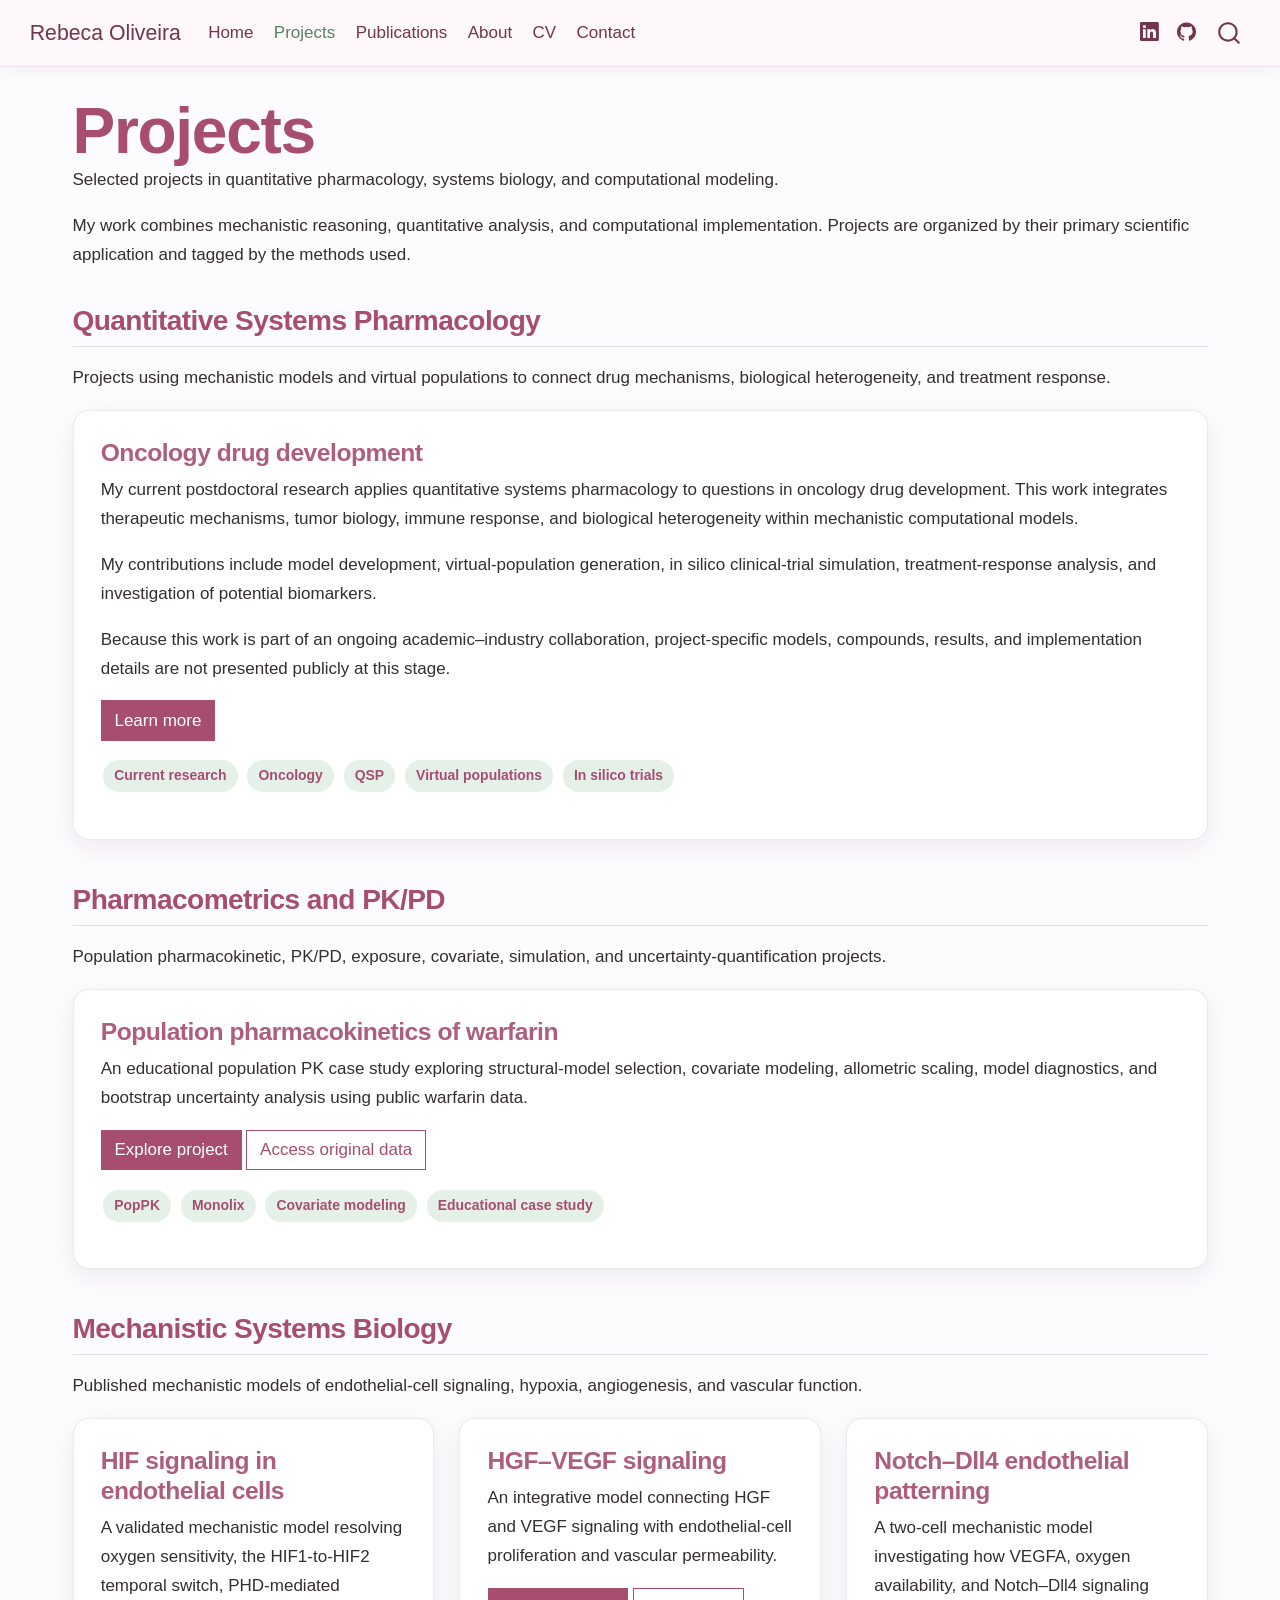
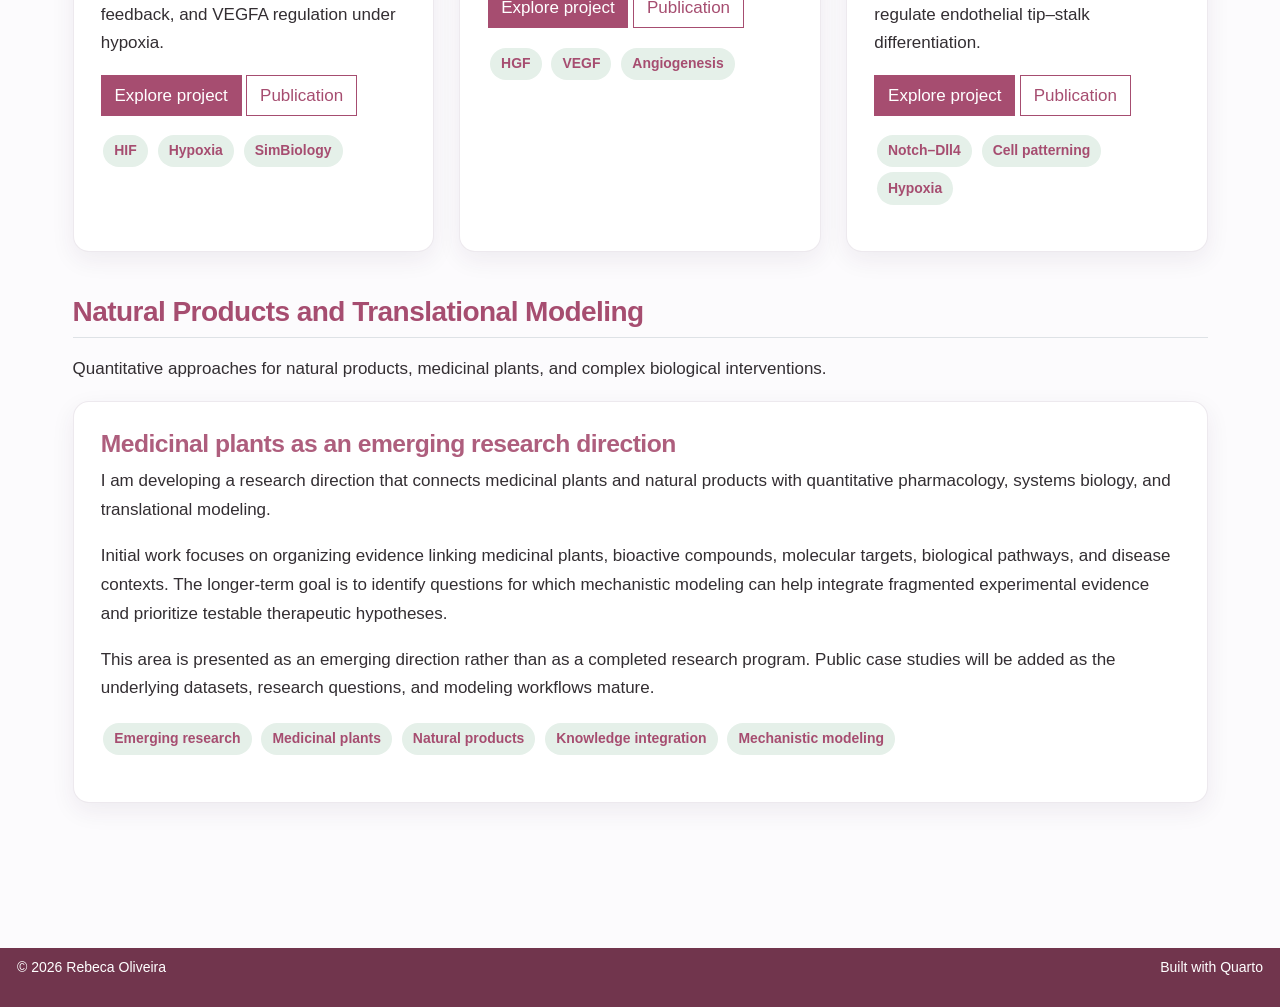
<file: docs/projects.html>
<!DOCTYPE html>
<html xmlns="http://www.w3.org/1999/xhtml" lang="en" xml:lang="en"><head>

<meta charset="utf-8">
<meta name="generator" content="quarto-1.9.38">

<meta name="viewport" content="width=device-width, initial-scale=1.0, user-scalable=yes">

<meta name="description" content="Selected projects in quantitative pharmacology, systems biology, and computational modeling.">

<title>Projects – Rebeca Oliveira</title>
<style>
/* Default styles provided by pandoc.
** See https://pandoc.org/MANUAL.html#variables-for-html for config info.
*/
code{white-space: pre-wrap;}
span.smallcaps{font-variant: small-caps;}
div.columns{display: flex; gap: min(4vw, 1.5em);}
div.column{flex: auto; overflow-x: auto;}
div.hanging-indent{margin-left: 1.5em; text-indent: -1.5em;}
ul.task-list{list-style: none;}
ul.task-list li input[type="checkbox"] {
  width: 0.8em;
  margin: 0 0.8em 0.2em -1em; /* quarto-specific, see https://github.com/quarto-dev/quarto-cli/issues/4556 */ 
  vertical-align: middle;
}
</style>


<script src="site_libs/quarto-nav/quarto-nav.js"></script>
<script src="site_libs/quarto-nav/headroom.min.js"></script>
<script src="site_libs/clipboard/clipboard.min.js"></script>
<script src="site_libs/quarto-search/autocomplete.umd.js"></script>
<script src="site_libs/quarto-search/fuse.min.js"></script>
<script src="site_libs/quarto-search/quarto-search.js"></script>
<meta name="quarto:offset" content="./">
<script src="site_libs/quarto-html/quarto.js" type="module"></script>
<script src="site_libs/quarto-html/tabsets/tabsets.js" type="module"></script>
<script src="site_libs/quarto-html/popper.min.js"></script>
<script src="site_libs/quarto-html/tippy.umd.min.js"></script>
<script src="site_libs/quarto-html/anchor.min.js"></script>
<link href="site_libs/quarto-html/tippy.css" rel="stylesheet">
<link href="site_libs/quarto-html/quarto-syntax-highlighting-15634bcf2e68342d4ad2dfa704d543f6.css" rel="stylesheet" id="quarto-text-highlighting-styles">
<script src="site_libs/bootstrap/bootstrap.min.js"></script>
<link href="site_libs/bootstrap/bootstrap-icons.css" rel="stylesheet">
<link href="site_libs/bootstrap/bootstrap-2bba0e57a3ce0e8c677093f434e90104.min.css" rel="stylesheet" append-hash="true" id="quarto-bootstrap" data-mode="light">
<script id="quarto-search-options" type="application/json">{
  "location": "navbar",
  "copy-button": false,
  "collapse-after": 3,
  "panel-placement": "end",
  "type": "overlay",
  "limit": 50,
  "keyboard-shortcut": [
    "f",
    "/",
    "s"
  ],
  "show-item-context": false,
  "language": {
    "search-no-results-text": "No results",
    "search-matching-documents-text": "matching documents",
    "search-copy-link-title": "Copy link to search",
    "search-hide-matches-text": "Hide additional matches",
    "search-more-match-text": "more match in this document",
    "search-more-matches-text": "more matches in this document",
    "search-clear-button-title": "Clear",
    "search-text-placeholder": "",
    "search-detached-cancel-button-title": "Cancel",
    "search-submit-button-title": "Submit",
    "search-label": "Search"
  }
}</script>
<style>html{ scroll-behavior: smooth; }</style>


<link rel="stylesheet" href="styles.css">
</head>

<body class="nav-fixed quarto-light">

<div id="quarto-search-results"></div>
  <header id="quarto-header" class="headroom fixed-top">
    <nav class="navbar navbar-expand-lg " data-bs-theme="dark">
      <div class="navbar-container container-fluid">
      <div class="navbar-brand-container mx-auto">
    <a class="navbar-brand" href="./index.html">
    <span class="navbar-title">Rebeca Oliveira</span>
    </a>
  </div>
            <div id="quarto-search" class="" title="Search"></div>
          <button class="navbar-toggler" type="button" data-bs-toggle="collapse" data-bs-target="#navbarCollapse" aria-controls="navbarCollapse" role="menu" aria-expanded="false" aria-label="Toggle navigation" onclick="if (window.quartoToggleHeadroom) { window.quartoToggleHeadroom(); }">
  <span class="navbar-toggler-icon"></span>
</button>
          <div class="collapse navbar-collapse" id="navbarCollapse">
            <ul class="navbar-nav navbar-nav-scroll me-auto">
  <li class="nav-item">
    <a class="nav-link" href="./index.html"> 
<span class="menu-text">Home</span></a>
  </li>  
  <li class="nav-item">
    <a class="nav-link active" href="./projects.html" aria-current="page"> 
<span class="menu-text">Projects</span></a>
  </li>  
  <li class="nav-item">
    <a class="nav-link" href="./publications.html"> 
<span class="menu-text">Publications</span></a>
  </li>  
  <li class="nav-item">
    <a class="nav-link" href="./about.html"> 
<span class="menu-text">About</span></a>
  </li>  
  <li class="nav-item">
    <a class="nav-link" href="./cv.html"> 
<span class="menu-text">CV</span></a>
  </li>  
  <li class="nav-item">
    <a class="nav-link" href="./contact.html"> 
<span class="menu-text">Contact</span></a>
  </li>  
</ul>
            <ul class="navbar-nav navbar-nav-scroll ms-auto">
  <li class="nav-item compact">
    <a class="nav-link" href="https://www.linkedin.com/in/rebeca-hannah-de-melo-oliveira/"> <i class="bi bi-linkedin" role="img" aria-label="LinkedIn">
</i> 
<span class="menu-text"></span></a>
  </li>  
  <li class="nav-item compact">
    <a class="nav-link" href="https://github.com/RebecaHannahOliveira"> <i class="bi bi-github" role="img" aria-label="GitHub">
</i> 
<span class="menu-text"></span></a>
  </li>  
</ul>
          </div> <!-- /navcollapse -->
            <div class="quarto-navbar-tools">
</div>
      </div> <!-- /container-fluid -->
    </nav>
</header>
<!-- content -->
<div id="quarto-content" class="quarto-container page-columns page-rows-contents page-layout-full page-navbar">
<!-- sidebar -->
<!-- margin-sidebar -->
    
<!-- main -->
<main class="content column-page" id="quarto-document-content">

<header id="title-block-header" class="quarto-title-block default">
<div class="quarto-title">
<h1 class="title">Projects</h1>
</div>

<div>
  <div class="description">
    Selected projects in quantitative pharmacology, systems biology, and computational modeling.
  </div>
</div>


<div class="quarto-title-meta column-page">

    
  
    
  </div>
  


</header>


<p>My work combines mechanistic reasoning, quantitative analysis, and computational implementation. Projects are organized by their primary scientific application and tagged by the methods used.</p>
<section id="quantitative-systems-pharmacology" class="level2">
<h2 class="anchored" data-anchor-id="quantitative-systems-pharmacology">Quantitative Systems Pharmacology</h2>
<p>Projects using mechanistic models and virtual populations to connect drug mechanisms, biological heterogeneity, and treatment response.</p>
<section id="oncology-drug-development" class="level3 project-card">
<h3 class="anchored" data-anchor-id="oncology-drug-development">Oncology drug development</h3>
<p>My current postdoctoral research applies quantitative systems pharmacology to questions in oncology drug development. This work integrates therapeutic mechanisms, tumor biology, immune response, and biological heterogeneity within mechanistic computational models.</p>
<p>My contributions include model development, virtual-population generation, in silico clinical-trial simulation, treatment-response analysis, and investigation of potential biomarkers.</p>
<p>Because this work is part of an ongoing academic–industry collaboration, project-specific models, compounds, results, and implementation details are not presented publicly at this stage.</p>
<p><a href="./projects/qsp.html" class="btn btn-primary">Learn more</a></p>
<p><span class="project-tag">Current research</span> <span class="project-tag">Oncology</span> <span class="project-tag">QSP</span> <span class="project-tag">Virtual populations</span> <span class="project-tag">In silico trials</span></p>
</section>
</section>
<section id="pharmacometrics-and-pkpd" class="level2">
<h2 class="anchored" data-anchor-id="pharmacometrics-and-pkpd">Pharmacometrics and PK/PD</h2>
<p>Population pharmacokinetic, PK/PD, exposure, covariate, simulation, and uncertainty-quantification projects.</p>
<section id="population-pharmacokinetics-of-warfarin" class="level3 project-card">
<h3 class="anchored" data-anchor-id="population-pharmacokinetics-of-warfarin">Population pharmacokinetics of warfarin</h3>
<p>An educational population PK case study exploring structural-model selection, covariate modeling, allometric scaling, model diagnostics, and bootstrap uncertainty analysis using public warfarin data.</p>
<p><a href="./projects/warfarin-population-pk.html" class="btn btn-primary">Explore project</a> <a href="https://monolixsuite.slp-software.com/monolix/2024R1/warfarin-data-set" class="btn btn-outline-primary">Access original data</a></p>
<p><span class="project-tag">PopPK</span> <span class="project-tag">Monolix</span> <span class="project-tag">Covariate modeling</span> <span class="project-tag">Educational case study</span></p>
</section>
</section>
<section id="mechanistic-systems-biology" class="level2">
<h2 class="anchored" data-anchor-id="mechanistic-systems-biology">Mechanistic Systems Biology</h2>
<p>Published mechanistic models of endothelial-cell signaling, hypoxia, angiogenesis, and vascular function.</p>
<div class="grid">
<div class="g-col-12 g-col-lg-4">
<section id="hif-signaling-in-endothelial-cells" class="level3 project-card">
<h3 class="anchored" data-anchor-id="hif-signaling-in-endothelial-cells">HIF signaling in endothelial cells</h3>
<p>A validated mechanistic model resolving oxygen sensitivity, the HIF1-to-HIF2 temporal switch, PHD-mediated feedback, and VEGFA regulation under hypoxia.</p>
<p><a href="./projects/hif-signaling.html" class="btn btn-primary">Explore project</a> <a href="https://doi.org/10.1016/j.isci.2026.116195" class="btn btn-outline-primary">Publication</a></p>
<p><span class="project-tag">HIF</span> <span class="project-tag">Hypoxia</span> <span class="project-tag">SimBiology</span></p>
</section>
</div>
<div class="g-col-12 g-col-lg-4">
<section id="hgfvegf-signaling" class="level3 project-card">
<h3 class="anchored" data-anchor-id="hgfvegf-signaling">HGF–VEGF signaling</h3>
<p>An integrative model connecting HGF and VEGF signaling with endothelial-cell proliferation and vascular permeability.</p>
<p><a href="./projects/hgf-vegf-signaling.html" class="btn btn-primary">Explore project</a> <a href="https://doi.org/10.1016/j.isci.2025.113199" class="btn btn-outline-primary">Publication</a></p>
<p><span class="project-tag">HGF</span> <span class="project-tag">VEGF</span> <span class="project-tag">Angiogenesis</span></p>
</section>
</div>
<div class="g-col-12 g-col-lg-4">
<section id="notchdll4-endothelial-patterning" class="level3 project-card">
<h3 class="anchored" data-anchor-id="notchdll4-endothelial-patterning">Notch–Dll4 endothelial patterning</h3>
<p>A two-cell mechanistic model investigating how VEGFA, oxygen availability, and Notch–Dll4 signaling regulate endothelial tip–stalk differentiation.</p>
<p><a href="./projects/notch-dll4.html" class="btn btn-primary">Explore project</a> <a href="https://doi.org/10.3389/fphys.2024.1351753" class="btn btn-outline-primary">Publication</a></p>
<p><span class="project-tag">Notch–Dll4</span> <span class="project-tag">Cell patterning</span> <span class="project-tag">Hypoxia</span></p>
</section>
</div>
</div>
</section>
<section id="natural-products-and-translational-modeling" class="level2">
<h2 class="anchored" data-anchor-id="natural-products-and-translational-modeling">Natural Products and Translational Modeling</h2>
<p>Quantitative approaches for natural products, medicinal plants, and complex biological interventions.</p>
<section id="medicinal-plants-as-an-emerging-research-direction" class="level3 project-card">
<h3 class="anchored" data-anchor-id="medicinal-plants-as-an-emerging-research-direction">Medicinal plants as an emerging research direction</h3>
<p>I am developing a research direction that connects medicinal plants and natural products with quantitative pharmacology, systems biology, and translational modeling.</p>
<p>Initial work focuses on organizing evidence linking medicinal plants, bioactive compounds, molecular targets, biological pathways, and disease contexts. The longer-term goal is to identify questions for which mechanistic modeling can help integrate fragmented experimental evidence and prioritize testable therapeutic hypotheses.</p>
<p>This area is presented as an emerging direction rather than as a completed research program. Public case studies will be added as the underlying datasets, research questions, and modeling workflows mature.</p>
<p><span class="project-tag">Emerging research</span> <span class="project-tag">Medicinal plants</span> <span class="project-tag">Natural products</span> <span class="project-tag">Knowledge integration</span> <span class="project-tag">Mechanistic modeling</span></p>
</section>


</section>

</main> <!-- /main -->
<script id="quarto-html-after-body" type="application/javascript">
  window.document.addEventListener("DOMContentLoaded", function (event) {
    const icon = "";
    const anchorJS = new window.AnchorJS();
    anchorJS.options = {
      placement: 'right',
      icon: icon
    };
    anchorJS.add('.anchored');
    const isCodeAnnotation = (el) => {
      for (const clz of el.classList) {
        if (clz.startsWith('code-annotation-')) {                     
          return true;
        }
      }
      return false;
    }
    const onCopySuccess = function(e) {
      // button target
      const button = e.trigger;
      // don't keep focus
      button.blur();
      // flash "checked"
      button.classList.add('code-copy-button-checked');
      var currentTitle = button.getAttribute("title");
      button.setAttribute("title", "Copied!");
      let tooltip;
      if (window.bootstrap) {
        button.setAttribute("data-bs-toggle", "tooltip");
        button.setAttribute("data-bs-placement", "left");
        button.setAttribute("data-bs-title", "Copied!");
        tooltip = new bootstrap.Tooltip(button, 
          { trigger: "manual", 
            customClass: "code-copy-button-tooltip",
            offset: [0, -8]});
        tooltip.show();    
      }
      setTimeout(function() {
        if (tooltip) {
          tooltip.hide();
          button.removeAttribute("data-bs-title");
          button.removeAttribute("data-bs-toggle");
          button.removeAttribute("data-bs-placement");
        }
        button.setAttribute("title", currentTitle);
        button.classList.remove('code-copy-button-checked');
      }, 1000);
      // clear code selection
      e.clearSelection();
    }
    const getTextToCopy = function(trigger) {
      const outerScaffold = trigger.parentElement.cloneNode(true);
      const codeEl = outerScaffold.querySelector('code');
      for (const childEl of codeEl.children) {
        if (isCodeAnnotation(childEl)) {
          childEl.remove();
        }
      }
      return codeEl.innerText;
    }
    const clipboard = new window.ClipboardJS('.code-copy-button:not([data-in-quarto-modal])', {
      text: getTextToCopy
    });
    clipboard.on('success', onCopySuccess);
    if (window.document.getElementById('quarto-embedded-source-code-modal')) {
      const clipboardModal = new window.ClipboardJS('.code-copy-button[data-in-quarto-modal]', {
        text: getTextToCopy,
        container: window.document.getElementById('quarto-embedded-source-code-modal')
      });
      clipboardModal.on('success', onCopySuccess);
    }
      var localhostRegex = new RegExp(/^(?:http|https):\/\/localhost\:?[0-9]*\//);
      var mailtoRegex = new RegExp(/^mailto:/);
        var filterRegex = new RegExp("https:\/\/rebecahannaholiveira\.github\.io");
      var isInternal = (href) => {
          return filterRegex.test(href) || localhostRegex.test(href) || mailtoRegex.test(href);
      }
      // Inspect non-navigation links and adorn them if external
     var links = window.document.querySelectorAll('a[href]:not(.nav-link):not(.navbar-brand):not(.toc-action):not(.sidebar-link):not(.sidebar-item-toggle):not(.pagination-link):not(.no-external):not([aria-hidden]):not(.dropdown-item):not(.quarto-navigation-tool):not(.about-link)');
      for (var i=0; i<links.length; i++) {
        const link = links[i];
        if (!isInternal(link.href)) {
          // undo the damage that might have been done by quarto-nav.js in the case of
          // links that we want to consider external
          if (link.dataset.originalHref !== undefined) {
            link.href = link.dataset.originalHref;
          }
            // target, if specified
            link.setAttribute("target", "_blank");
            if (link.getAttribute("rel") === null) {
              link.setAttribute("rel", "noopener");
            }
        }
      }
    function tippyHover(el, contentFn, onTriggerFn, onUntriggerFn) {
      const config = {
        allowHTML: true,
        maxWidth: 500,
        delay: 100,
        arrow: false,
        appendTo: function(el) {
            return el.parentElement;
        },
        interactive: true,
        interactiveBorder: 10,
        theme: 'quarto',
        placement: 'bottom-start',
      };
      if (contentFn) {
        config.content = contentFn;
      }
      if (onTriggerFn) {
        config.onTrigger = onTriggerFn;
      }
      if (onUntriggerFn) {
        config.onUntrigger = onUntriggerFn;
      }
      window.tippy(el, config); 
    }
    const noterefs = window.document.querySelectorAll('a[role="doc-noteref"]');
    for (var i=0; i<noterefs.length; i++) {
      const ref = noterefs[i];
      tippyHover(ref, function() {
        // use id or data attribute instead here
        let href = ref.getAttribute('data-footnote-href') || ref.getAttribute('href');
        try { href = new URL(href).hash; } catch {}
        const id = href.replace(/^#\/?/, "");
        const note = window.document.getElementById(id);
        if (note) {
          return note.innerHTML;
        } else {
          return "";
        }
      });
    }
    const xrefs = window.document.querySelectorAll('a.quarto-xref');
    const processXRef = (id, note) => {
      // Strip column container classes
      const stripColumnClz = (el) => {
        el.classList.remove("page-full", "page-columns");
        if (el.children) {
          for (const child of el.children) {
            stripColumnClz(child);
          }
        }
      }
      stripColumnClz(note)
      if (id === null || id.startsWith('sec-')) {
        // Special case sections, only their first couple elements
        const container = document.createElement("div");
        if (note.children && note.children.length > 2) {
          container.appendChild(note.children[0].cloneNode(true));
          for (let i = 1; i < note.children.length; i++) {
            const child = note.children[i];
            if (child.tagName === "P" && child.innerText === "") {
              continue;
            } else {
              container.appendChild(child.cloneNode(true));
              break;
            }
          }
          if (window.Quarto?.typesetMath) {
            window.Quarto.typesetMath(container);
          }
          return container.innerHTML
        } else {
          if (window.Quarto?.typesetMath) {
            window.Quarto.typesetMath(note);
          }
          return note.innerHTML;
        }
      } else {
        // Remove any anchor links if they are present
        const anchorLink = note.querySelector('a.anchorjs-link');
        if (anchorLink) {
          anchorLink.remove();
        }
        if (window.Quarto?.typesetMath) {
          window.Quarto.typesetMath(note);
        }
        if (note.classList.contains("callout")) {
          return note.outerHTML;
        } else {
          return note.innerHTML;
        }
      }
    }
    for (var i=0; i<xrefs.length; i++) {
      const xref = xrefs[i];
      tippyHover(xref, undefined, function(instance) {
        instance.disable();
        let url = xref.getAttribute('href');
        let hash = undefined; 
        if (url.startsWith('#')) {
          hash = url;
        } else {
          try { hash = new URL(url).hash; } catch {}
        }
        if (hash) {
          const id = hash.replace(/^#\/?/, "");
          const note = window.document.getElementById(id);
          if (note !== null) {
            try {
              const html = processXRef(id, note.cloneNode(true));
              instance.setContent(html);
            } finally {
              instance.enable();
              instance.show();
            }
          } else {
            // See if we can fetch this
            fetch(url.split('#')[0])
            .then(res => res.text())
            .then(html => {
              const parser = new DOMParser();
              const htmlDoc = parser.parseFromString(html, "text/html");
              const note = htmlDoc.getElementById(id);
              if (note !== null) {
                const html = processXRef(id, note);
                instance.setContent(html);
              } 
            }).finally(() => {
              instance.enable();
              instance.show();
            });
          }
        } else {
          // See if we can fetch a full url (with no hash to target)
          // This is a special case and we should probably do some content thinning / targeting
          fetch(url)
          .then(res => res.text())
          .then(html => {
            const parser = new DOMParser();
            const htmlDoc = parser.parseFromString(html, "text/html");
            const note = htmlDoc.querySelector('main.content');
            if (note !== null) {
              // This should only happen for chapter cross references
              // (since there is no id in the URL)
              // remove the first header
              if (note.children.length > 0 && note.children[0].tagName === "HEADER") {
                note.children[0].remove();
              }
              const html = processXRef(null, note);
              instance.setContent(html);
            } 
          }).finally(() => {
            instance.enable();
            instance.show();
          });
        }
      }, function(instance) {
      });
    }
        let selectedAnnoteEl;
        const selectorForAnnotation = ( cell, annotation) => {
          let cellAttr = 'data-code-cell="' + cell + '"';
          let lineAttr = 'data-code-annotation="' +  annotation + '"';
          const selector = 'span[' + cellAttr + '][' + lineAttr + ']';
          return selector;
        }
        const selectCodeLines = (annoteEl) => {
          const doc = window.document;
          const targetCell = annoteEl.getAttribute("data-target-cell");
          const targetAnnotation = annoteEl.getAttribute("data-target-annotation");
          const annoteSpan = window.document.querySelector(selectorForAnnotation(targetCell, targetAnnotation));
          const lines = annoteSpan.getAttribute("data-code-lines").split(",");
          const lineIds = lines.map((line) => {
            return targetCell + "-" + line;
          })
          let top = null;
          let height = null;
          let parent = null;
          if (lineIds.length > 0) {
              //compute the position of the single el (top and bottom and make a div)
              const el = window.document.getElementById(lineIds[0]);
              top = el.offsetTop;
              height = el.offsetHeight;
              parent = el.parentElement.parentElement;
            if (lineIds.length > 1) {
              const lastEl = window.document.getElementById(lineIds[lineIds.length - 1]);
              const bottom = lastEl.offsetTop + lastEl.offsetHeight;
              height = bottom - top;
            }
            if (top !== null && height !== null && parent !== null) {
              // cook up a div (if necessary) and position it 
              let div = window.document.getElementById("code-annotation-line-highlight");
              if (div === null) {
                div = window.document.createElement("div");
                div.setAttribute("id", "code-annotation-line-highlight");
                div.style.position = 'absolute';
                parent.appendChild(div);
              }
              div.style.top = top - 2 + "px";
              div.style.height = height + 4 + "px";
              div.style.left = 0;
              let gutterDiv = window.document.getElementById("code-annotation-line-highlight-gutter");
              if (gutterDiv === null) {
                gutterDiv = window.document.createElement("div");
                gutterDiv.setAttribute("id", "code-annotation-line-highlight-gutter");
                gutterDiv.style.position = 'absolute';
                const codeCell = window.document.getElementById(targetCell);
                const gutter = codeCell.querySelector('.code-annotation-gutter');
                gutter.appendChild(gutterDiv);
              }
              gutterDiv.style.top = top - 2 + "px";
              gutterDiv.style.height = height + 4 + "px";
            }
            selectedAnnoteEl = annoteEl;
          }
        };
        const unselectCodeLines = () => {
          const elementsIds = ["code-annotation-line-highlight", "code-annotation-line-highlight-gutter"];
          elementsIds.forEach((elId) => {
            const div = window.document.getElementById(elId);
            if (div) {
              div.remove();
            }
          });
          selectedAnnoteEl = undefined;
        };
          // Handle positioning of the toggle
      window.addEventListener(
        "resize",
        throttle(() => {
          elRect = undefined;
          if (selectedAnnoteEl) {
            selectCodeLines(selectedAnnoteEl);
          }
        }, 10)
      );
      function throttle(fn, ms) {
      let throttle = false;
      let timer;
        return (...args) => {
          if(!throttle) { // first call gets through
              fn.apply(this, args);
              throttle = true;
          } else { // all the others get throttled
              if(timer) clearTimeout(timer); // cancel #2
              timer = setTimeout(() => {
                fn.apply(this, args);
                timer = throttle = false;
              }, ms);
          }
        };
      }
        // Attach click handler to the DT
        const annoteDls = window.document.querySelectorAll('dt[data-target-cell]');
        for (const annoteDlNode of annoteDls) {
          annoteDlNode.addEventListener('click', (event) => {
            const clickedEl = event.target;
            if (clickedEl !== selectedAnnoteEl) {
              unselectCodeLines();
              const activeEl = window.document.querySelector('dt[data-target-cell].code-annotation-active');
              if (activeEl) {
                activeEl.classList.remove('code-annotation-active');
              }
              selectCodeLines(clickedEl);
              clickedEl.classList.add('code-annotation-active');
            } else {
              // Unselect the line
              unselectCodeLines();
              clickedEl.classList.remove('code-annotation-active');
            }
          });
        }
    const findCites = (el) => {
      const parentEl = el.parentElement;
      if (parentEl) {
        const cites = parentEl.dataset.cites;
        if (cites) {
          return {
            el,
            cites: cites.split(' ')
          };
        } else {
          return findCites(el.parentElement)
        }
      } else {
        return undefined;
      }
    };
    var bibliorefs = window.document.querySelectorAll('a[role="doc-biblioref"]');
    for (var i=0; i<bibliorefs.length; i++) {
      const ref = bibliorefs[i];
      const citeInfo = findCites(ref);
      if (citeInfo) {
        tippyHover(citeInfo.el, function() {
          var popup = window.document.createElement('div');
          citeInfo.cites.forEach(function(cite) {
            var citeDiv = window.document.createElement('div');
            citeDiv.classList.add('hanging-indent');
            citeDiv.classList.add('csl-entry');
            var biblioDiv = window.document.getElementById('ref-' + cite);
            if (biblioDiv) {
              citeDiv.innerHTML = biblioDiv.innerHTML;
            }
            popup.appendChild(citeDiv);
          });
          return popup.innerHTML;
        });
      }
    }
  });
  </script>
</div> <!-- /content -->
<footer class="footer">
  <div class="nav-footer">
    <div class="nav-footer-left">
<p>© 2026 Rebeca Oliveira</p>
</div>   
    <div class="nav-footer-center">
      &nbsp;
    </div>
    <div class="nav-footer-right">
<p>Built with Quarto</p>
</div>
  </div>
</footer>




<script src="site_libs/quarto-html/zenscroll-min.js"></script>
</body></html>
</file>
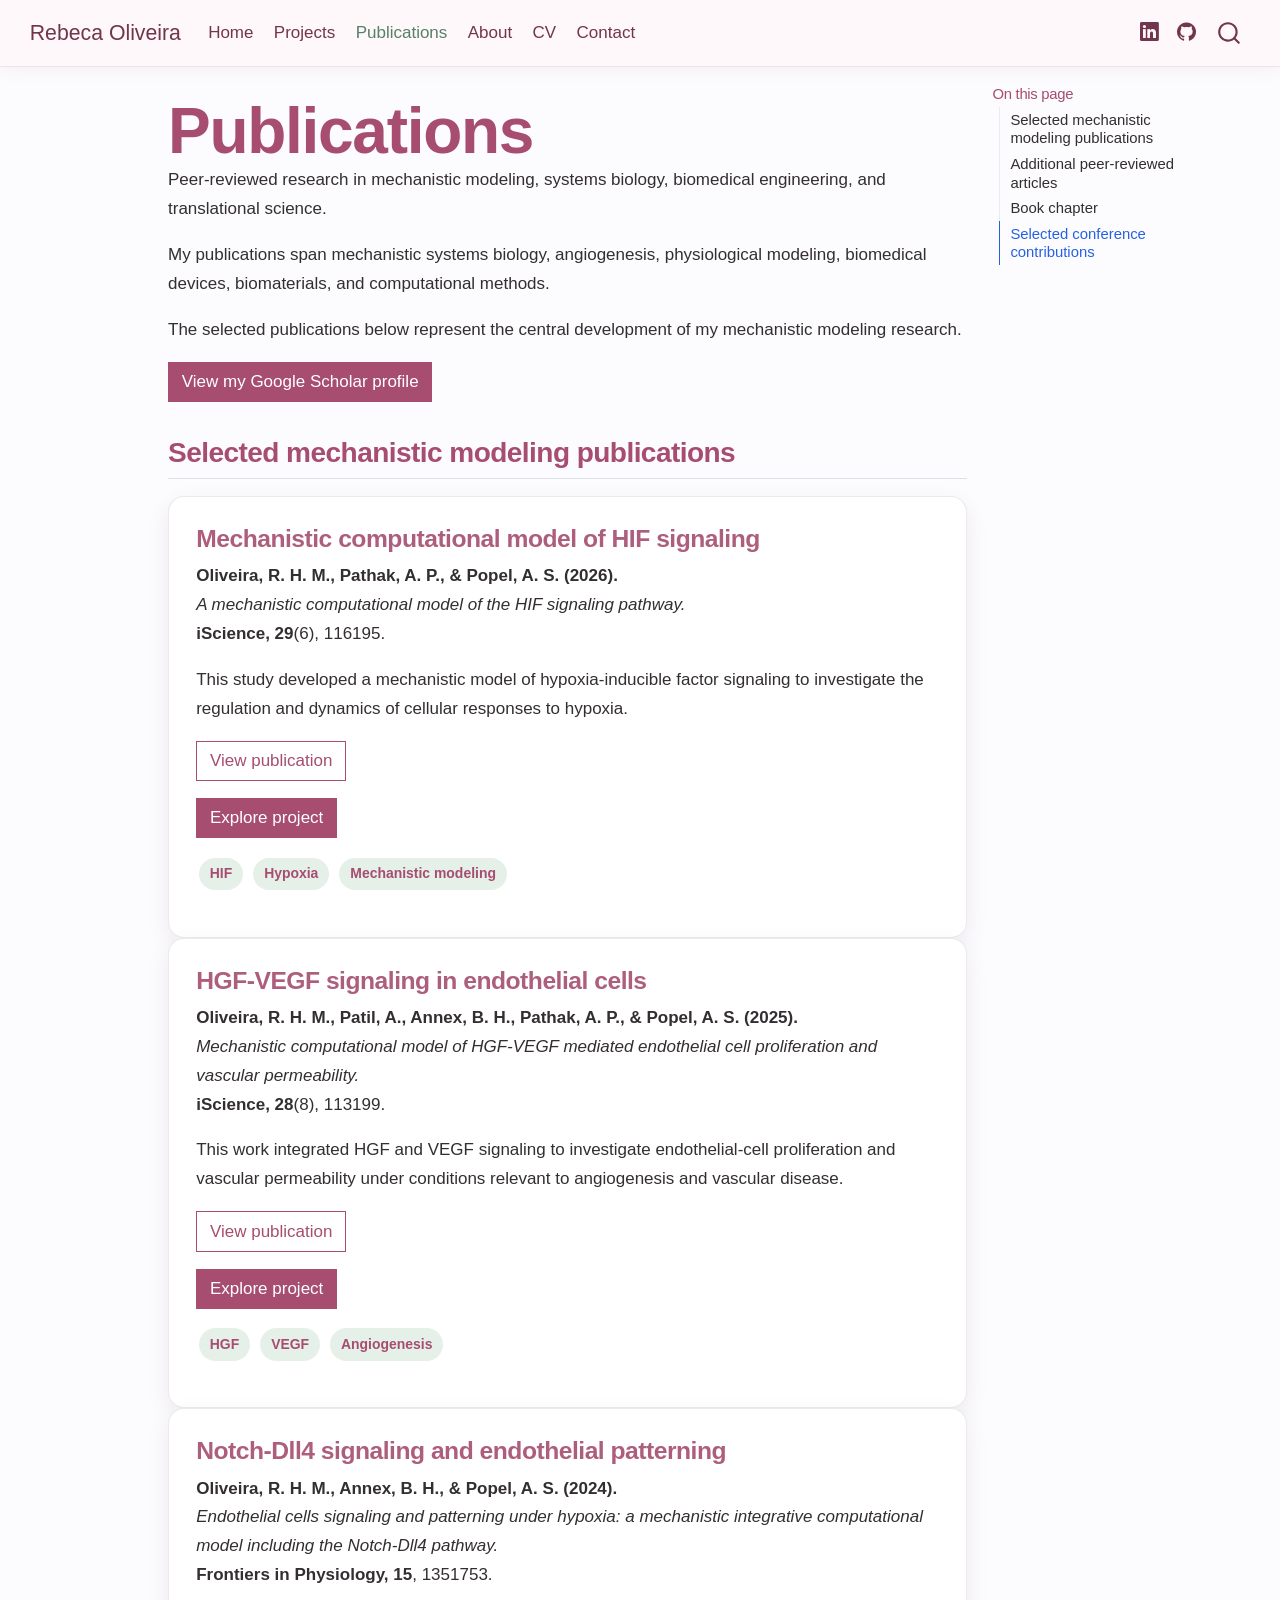
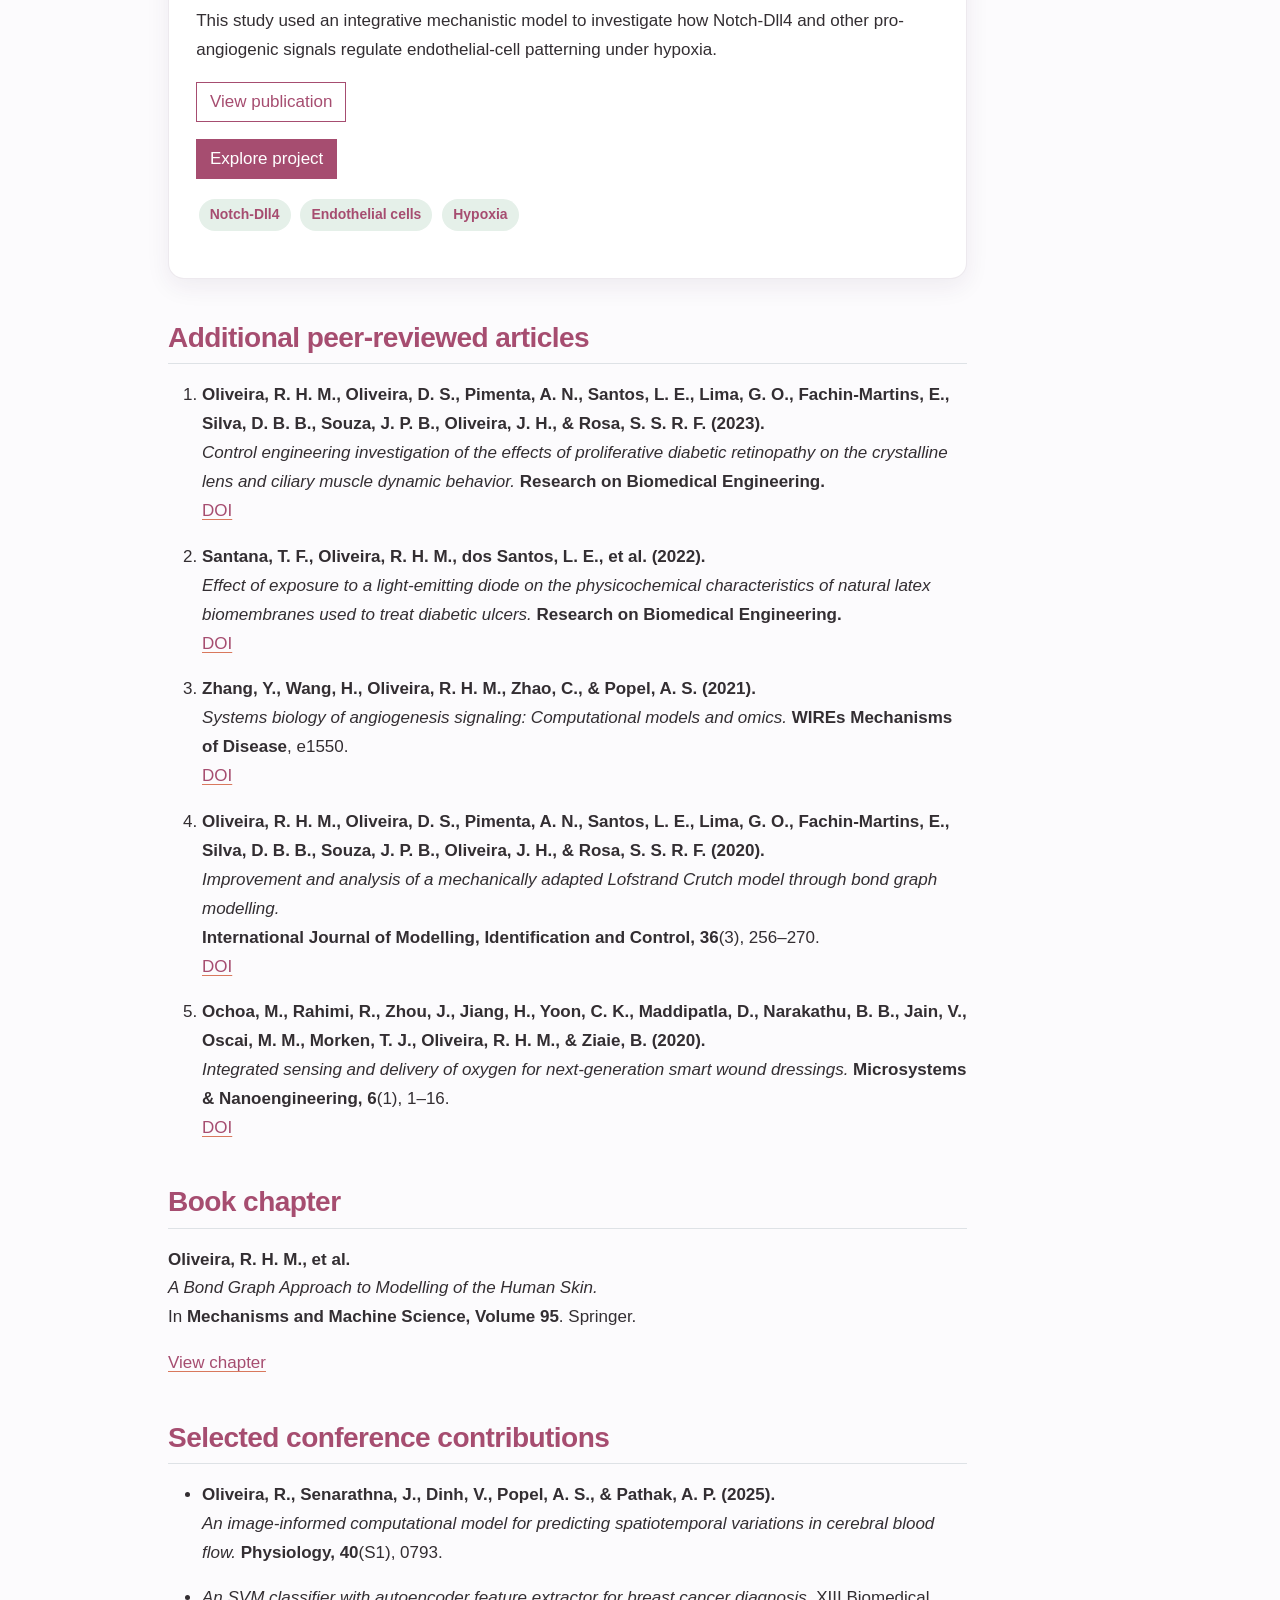
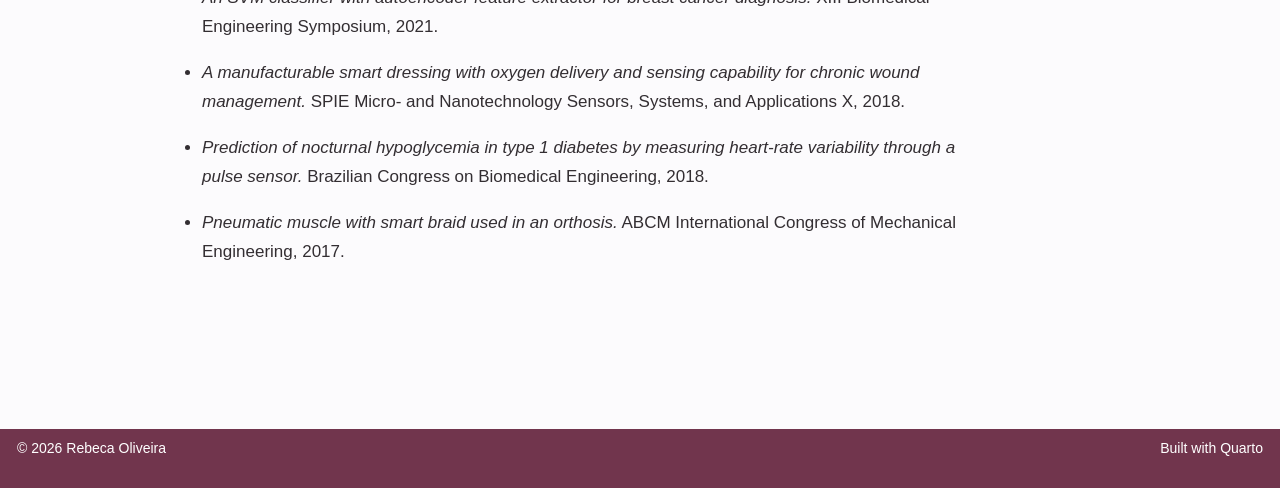
<file: docs/publications.html>
<!DOCTYPE html>
<html xmlns="http://www.w3.org/1999/xhtml" lang="en" xml:lang="en"><head>

<meta charset="utf-8">
<meta name="generator" content="quarto-1.9.38">

<meta name="viewport" content="width=device-width, initial-scale=1.0, user-scalable=yes">

<meta name="description" content="Peer-reviewed research in mechanistic modeling, systems biology, biomedical engineering, and translational science.">

<title>Publications – Rebeca Oliveira</title>
<style>
/* Default styles provided by pandoc.
** See https://pandoc.org/MANUAL.html#variables-for-html for config info.
*/
code{white-space: pre-wrap;}
span.smallcaps{font-variant: small-caps;}
div.columns{display: flex; gap: min(4vw, 1.5em);}
div.column{flex: auto; overflow-x: auto;}
div.hanging-indent{margin-left: 1.5em; text-indent: -1.5em;}
ul.task-list{list-style: none;}
ul.task-list li input[type="checkbox"] {
  width: 0.8em;
  margin: 0 0.8em 0.2em -1em; /* quarto-specific, see https://github.com/quarto-dev/quarto-cli/issues/4556 */ 
  vertical-align: middle;
}
</style>


<script src="site_libs/quarto-nav/quarto-nav.js"></script>
<script src="site_libs/quarto-nav/headroom.min.js"></script>
<script src="site_libs/clipboard/clipboard.min.js"></script>
<script src="site_libs/quarto-search/autocomplete.umd.js"></script>
<script src="site_libs/quarto-search/fuse.min.js"></script>
<script src="site_libs/quarto-search/quarto-search.js"></script>
<meta name="quarto:offset" content="./">
<script src="site_libs/quarto-html/quarto.js" type="module"></script>
<script src="site_libs/quarto-html/tabsets/tabsets.js" type="module"></script>
<script src="site_libs/quarto-html/popper.min.js"></script>
<script src="site_libs/quarto-html/tippy.umd.min.js"></script>
<script src="site_libs/quarto-html/anchor.min.js"></script>
<link href="site_libs/quarto-html/tippy.css" rel="stylesheet">
<link href="site_libs/quarto-html/quarto-syntax-highlighting-15634bcf2e68342d4ad2dfa704d543f6.css" rel="stylesheet" id="quarto-text-highlighting-styles">
<script src="site_libs/bootstrap/bootstrap.min.js"></script>
<link href="site_libs/bootstrap/bootstrap-icons.css" rel="stylesheet">
<link href="site_libs/bootstrap/bootstrap-2bba0e57a3ce0e8c677093f434e90104.min.css" rel="stylesheet" append-hash="true" id="quarto-bootstrap" data-mode="light">
<script id="quarto-search-options" type="application/json">{
  "location": "navbar",
  "copy-button": false,
  "collapse-after": 3,
  "panel-placement": "end",
  "type": "overlay",
  "limit": 50,
  "keyboard-shortcut": [
    "f",
    "/",
    "s"
  ],
  "show-item-context": false,
  "language": {
    "search-no-results-text": "No results",
    "search-matching-documents-text": "matching documents",
    "search-copy-link-title": "Copy link to search",
    "search-hide-matches-text": "Hide additional matches",
    "search-more-match-text": "more match in this document",
    "search-more-matches-text": "more matches in this document",
    "search-clear-button-title": "Clear",
    "search-text-placeholder": "",
    "search-detached-cancel-button-title": "Cancel",
    "search-submit-button-title": "Submit",
    "search-label": "Search"
  }
}</script>
<style>html{ scroll-behavior: smooth; }</style>


<link rel="stylesheet" href="styles.css">
</head>

<body class="nav-fixed quarto-light">

<div id="quarto-search-results"></div>
  <header id="quarto-header" class="headroom fixed-top">
    <nav class="navbar navbar-expand-lg " data-bs-theme="dark">
      <div class="navbar-container container-fluid">
      <div class="navbar-brand-container mx-auto">
    <a class="navbar-brand" href="./index.html">
    <span class="navbar-title">Rebeca Oliveira</span>
    </a>
  </div>
            <div id="quarto-search" class="" title="Search"></div>
          <button class="navbar-toggler" type="button" data-bs-toggle="collapse" data-bs-target="#navbarCollapse" aria-controls="navbarCollapse" role="menu" aria-expanded="false" aria-label="Toggle navigation" onclick="if (window.quartoToggleHeadroom) { window.quartoToggleHeadroom(); }">
  <span class="navbar-toggler-icon"></span>
</button>
          <div class="collapse navbar-collapse" id="navbarCollapse">
            <ul class="navbar-nav navbar-nav-scroll me-auto">
  <li class="nav-item">
    <a class="nav-link" href="./index.html"> 
<span class="menu-text">Home</span></a>
  </li>  
  <li class="nav-item">
    <a class="nav-link" href="./projects.html"> 
<span class="menu-text">Projects</span></a>
  </li>  
  <li class="nav-item">
    <a class="nav-link active" href="./publications.html" aria-current="page"> 
<span class="menu-text">Publications</span></a>
  </li>  
  <li class="nav-item">
    <a class="nav-link" href="./about.html"> 
<span class="menu-text">About</span></a>
  </li>  
  <li class="nav-item">
    <a class="nav-link" href="./cv.html"> 
<span class="menu-text">CV</span></a>
  </li>  
  <li class="nav-item">
    <a class="nav-link" href="./contact.html"> 
<span class="menu-text">Contact</span></a>
  </li>  
</ul>
            <ul class="navbar-nav navbar-nav-scroll ms-auto">
  <li class="nav-item compact">
    <a class="nav-link" href="https://www.linkedin.com/in/rebeca-hannah-de-melo-oliveira/"> <i class="bi bi-linkedin" role="img" aria-label="LinkedIn">
</i> 
<span class="menu-text"></span></a>
  </li>  
  <li class="nav-item compact">
    <a class="nav-link" href="https://github.com/RebecaHannahOliveira"> <i class="bi bi-github" role="img" aria-label="GitHub">
</i> 
<span class="menu-text"></span></a>
  </li>  
</ul>
          </div> <!-- /navcollapse -->
            <div class="quarto-navbar-tools">
</div>
      </div> <!-- /container-fluid -->
    </nav>
</header>
<!-- content -->
<div id="quarto-content" class="quarto-container page-columns page-rows-contents page-layout-article page-navbar">
<!-- sidebar -->
<!-- margin-sidebar -->
    <div id="quarto-margin-sidebar" class="sidebar margin-sidebar">
        <nav id="TOC" role="doc-toc" class="toc-active">
    <h2 id="toc-title">On this page</h2>
   
  <ul class="collapse">
  <li><a href="#selected-mechanistic-modeling-publications" id="toc-selected-mechanistic-modeling-publications" class="nav-link active" data-scroll-target="#selected-mechanistic-modeling-publications">Selected mechanistic modeling publications</a></li>
  <li><a href="#additional-peer-reviewed-articles" id="toc-additional-peer-reviewed-articles" class="nav-link" data-scroll-target="#additional-peer-reviewed-articles">Additional peer-reviewed articles</a></li>
  <li><a href="#book-chapter" id="toc-book-chapter" class="nav-link" data-scroll-target="#book-chapter">Book chapter</a></li>
  <li><a href="#selected-conference-contributions" id="toc-selected-conference-contributions" class="nav-link" data-scroll-target="#selected-conference-contributions">Selected conference contributions</a></li>
  </ul>
</nav>
    </div>
<!-- main -->
<main class="content" id="quarto-document-content">

<header id="title-block-header" class="quarto-title-block default">
<div class="quarto-title">
<h1 class="title">Publications</h1>
</div>

<div>
  <div class="description">
    Peer-reviewed research in mechanistic modeling, systems biology, biomedical engineering, and translational science.
  </div>
</div>


<div class="quarto-title-meta">

    
  
    
  </div>
  


</header>


<p>My publications span mechanistic systems biology, angiogenesis, physiological modeling, biomedical devices, biomaterials, and computational methods.</p>
<p>The selected publications below represent the central development of my mechanistic modeling research.</p>
<p><a href="https://scholar.google.com/citations?user=LM9WspQAAAAJ&amp;hl=en" class="btn btn-primary">View my Google Scholar profile</a></p>
<section id="selected-mechanistic-modeling-publications" class="level2">
<h2 class="anchored" data-anchor-id="selected-mechanistic-modeling-publications">Selected mechanistic modeling publications</h2>
<section id="mechanistic-computational-model-of-hif-signaling" class="level3 project-card">
<h3 class="anchored" data-anchor-id="mechanistic-computational-model-of-hif-signaling">Mechanistic computational model of HIF signaling</h3>
<p><strong>Oliveira, R. H. M., Pathak, A. P., &amp; Popel, A. S. (2026).</strong><br>
<em>A mechanistic computational model of the HIF signaling pathway.</em><br>
<strong>iScience, 29</strong>(6), 116195.</p>
<p>This study developed a mechanistic model of hypoxia-inducible factor signaling to investigate the regulation and dynamics of cellular responses to hypoxia.</p>
<p><a href="https://doi.org/10.1016/j.isci.2026.116195" class="btn btn-outline-primary">View publication</a></p>
<p><a href="./projects/hif-signaling.html" class="btn btn-primary">Explore project</a></p>
<p><span class="project-tag">HIF</span> <span class="project-tag">Hypoxia</span> <span class="project-tag">Mechanistic modeling</span></p>
</section>
<section id="hgf-vegf-signaling-in-endothelial-cells" class="level3 project-card">
<h3 class="anchored" data-anchor-id="hgf-vegf-signaling-in-endothelial-cells">HGF-VEGF signaling in endothelial cells</h3>
<p><strong>Oliveira, R. H. M., Patil, A., Annex, B. H., Pathak, A. P., &amp; Popel, A. S. (2025).</strong><br>
<em>Mechanistic computational model of HGF-VEGF mediated endothelial cell proliferation and vascular permeability.</em><br>
<strong>iScience, 28</strong>(8), 113199.</p>
<p>This work integrated HGF and VEGF signaling to investigate endothelial-cell proliferation and vascular permeability under conditions relevant to angiogenesis and vascular disease.</p>
<p><a href="https://doi.org/10.1016/j.isci.2025.113199" class="btn btn-outline-primary">View publication</a></p>
<p><a href="./projects/hgf-vegf-signaling.html" class="btn btn-primary">Explore project</a></p>
<p><span class="project-tag">HGF</span> <span class="project-tag">VEGF</span> <span class="project-tag">Angiogenesis</span></p>
</section>
<section id="notch-dll4-signaling-and-endothelial-patterning" class="level3 project-card">
<h3 class="anchored" data-anchor-id="notch-dll4-signaling-and-endothelial-patterning">Notch-Dll4 signaling and endothelial patterning</h3>
<p><strong>Oliveira, R. H. M., Annex, B. H., &amp; Popel, A. S. (2024).</strong><br>
<em>Endothelial cells signaling and patterning under hypoxia: a mechanistic integrative computational model including the Notch-Dll4 pathway.</em><br>
<strong>Frontiers in Physiology, 15</strong>, 1351753.</p>
<p>This study used an integrative mechanistic model to investigate how Notch-Dll4 and other pro-angiogenic signals regulate endothelial-cell patterning under hypoxia.</p>
<p><a href="https://doi.org/10.3389/fphys.2024.1351753" class="btn btn-outline-primary">View publication</a></p>
<p><a href="./projects/notch-dll4.html" class="btn btn-primary">Explore project</a></p>
<p><span class="project-tag">Notch-Dll4</span> <span class="project-tag">Endothelial cells</span> <span class="project-tag">Hypoxia</span></p>
</section>
</section>
<section id="additional-peer-reviewed-articles" class="level2">
<h2 class="anchored" data-anchor-id="additional-peer-reviewed-articles">Additional peer-reviewed articles</h2>
<ol type="1">
<li><p><strong>Oliveira, R. H. M., Oliveira, D. S., Pimenta, A. N., Santos, L. E., Lima, G. O., Fachin-Martins, E., Silva, D. B. B., Souza, J. P. B., Oliveira, J. H., &amp; Rosa, S. S. R. F. (2023).</strong><br>
<em>Control engineering investigation of the effects of proliferative diabetic retinopathy on the crystalline lens and ciliary muscle dynamic behavior.</em> <strong>Research on Biomedical Engineering.</strong><br>
<a href="https://doi.org/10.1007/s42600-023-00297-5">DOI</a></p></li>
<li><p><strong>Santana, T. F., Oliveira, R. H. M., dos Santos, L. E., et al.&nbsp;(2022).</strong><br>
<em>Effect of exposure to a light-emitting diode on the physicochemical characteristics of natural latex biomembranes used to treat diabetic ulcers.</em> <strong>Research on Biomedical Engineering.</strong><br>
<a href="https://doi.org/10.1007/s42600-022-00226-y">DOI</a></p></li>
<li><p><strong>Zhang, Y., Wang, H., Oliveira, R. H. M., Zhao, C., &amp; Popel, A. S. (2021).</strong><br>
<em>Systems biology of angiogenesis signaling: Computational models and omics.</em> <strong>WIREs Mechanisms of Disease</strong>, e1550.<br>
<a href="https://doi.org/10.1002/wsbm.1550">DOI</a></p></li>
<li><p><strong>Oliveira, R. H. M., Oliveira, D. S., Pimenta, A. N., Santos, L. E., Lima, G. O., Fachin-Martins, E., Silva, D. B. B., Souza, J. P. B., Oliveira, J. H., &amp; Rosa, S. S. R. F. (2020).</strong><br>
<em>Improvement and analysis of a mechanically adapted Lofstrand Crutch model through bond graph modelling.</em><br>
<strong>International Journal of Modelling, Identification and Control, 36</strong>(3), 256–270.<br>
<a href="https://doi.org/10.1504/IJMIC.2020.116909">DOI</a></p></li>
<li><p><strong>Ochoa, M., Rahimi, R., Zhou, J., Jiang, H., Yoon, C. K., Maddipatla, D., Narakathu, B. B., Jain, V., Oscai, M. M., Morken, T. J., Oliveira, R. H. M., &amp; Ziaie, B. (2020).</strong><br>
<em>Integrated sensing and delivery of oxygen for next-generation smart wound dressings.</em> <strong>Microsystems &amp; Nanoengineering, 6</strong>(1), 1–16.<br>
<a href="https://doi.org/10.1038/s41378-020-0141-7">DOI</a></p></li>
</ol>
</section>
<section id="book-chapter" class="level2">
<h2 class="anchored" data-anchor-id="book-chapter">Book chapter</h2>
<p><strong>Oliveira, R. H. M., et al.</strong><br>
<em>A Bond Graph Approach to Modelling of the Human Skin.</em><br>
In <strong>Mechanisms and Machine Science, Volume 95</strong>. Springer.</p>
<p><a href="https://doi.org/10.1007/978-3-030-60694-7_24">View chapter</a></p>
</section>
<section id="selected-conference-contributions" class="level2">
<h2 class="anchored" data-anchor-id="selected-conference-contributions">Selected conference contributions</h2>
<ul>
<li><p><strong>Oliveira, R., Senarathna, J., Dinh, V., Popel, A. S., &amp; Pathak, A. P. (2025).</strong><br>
<em>An image-informed computational model for predicting spatiotemporal variations in cerebral blood flow.</em> <strong>Physiology, 40</strong>(S1), 0793.</p></li>
<li><p><em>An SVM classifier with autoencoder feature extractor for breast cancer diagnosis.</em> XIII Biomedical Engineering Symposium, 2021.</p></li>
<li><p><em>A manufacturable smart dressing with oxygen delivery and sensing capability for chronic wound management.</em> SPIE Micro- and Nanotechnology Sensors, Systems, and Applications X, 2018.</p></li>
<li><p><em>Prediction of nocturnal hypoglycemia in type 1 diabetes by measuring heart-rate variability through a pulse sensor.</em> Brazilian Congress on Biomedical Engineering, 2018.</p></li>
<li><p><em>Pneumatic muscle with smart braid used in an orthosis.</em> ABCM International Congress of Mechanical Engineering, 2017.</p></li>
</ul>


</section>

</main> <!-- /main -->
<script id="quarto-html-after-body" type="application/javascript">
  window.document.addEventListener("DOMContentLoaded", function (event) {
    const icon = "";
    const anchorJS = new window.AnchorJS();
    anchorJS.options = {
      placement: 'right',
      icon: icon
    };
    anchorJS.add('.anchored');
    const isCodeAnnotation = (el) => {
      for (const clz of el.classList) {
        if (clz.startsWith('code-annotation-')) {                     
          return true;
        }
      }
      return false;
    }
    const onCopySuccess = function(e) {
      // button target
      const button = e.trigger;
      // don't keep focus
      button.blur();
      // flash "checked"
      button.classList.add('code-copy-button-checked');
      var currentTitle = button.getAttribute("title");
      button.setAttribute("title", "Copied!");
      let tooltip;
      if (window.bootstrap) {
        button.setAttribute("data-bs-toggle", "tooltip");
        button.setAttribute("data-bs-placement", "left");
        button.setAttribute("data-bs-title", "Copied!");
        tooltip = new bootstrap.Tooltip(button, 
          { trigger: "manual", 
            customClass: "code-copy-button-tooltip",
            offset: [0, -8]});
        tooltip.show();    
      }
      setTimeout(function() {
        if (tooltip) {
          tooltip.hide();
          button.removeAttribute("data-bs-title");
          button.removeAttribute("data-bs-toggle");
          button.removeAttribute("data-bs-placement");
        }
        button.setAttribute("title", currentTitle);
        button.classList.remove('code-copy-button-checked');
      }, 1000);
      // clear code selection
      e.clearSelection();
    }
    const getTextToCopy = function(trigger) {
      const outerScaffold = trigger.parentElement.cloneNode(true);
      const codeEl = outerScaffold.querySelector('code');
      for (const childEl of codeEl.children) {
        if (isCodeAnnotation(childEl)) {
          childEl.remove();
        }
      }
      return codeEl.innerText;
    }
    const clipboard = new window.ClipboardJS('.code-copy-button:not([data-in-quarto-modal])', {
      text: getTextToCopy
    });
    clipboard.on('success', onCopySuccess);
    if (window.document.getElementById('quarto-embedded-source-code-modal')) {
      const clipboardModal = new window.ClipboardJS('.code-copy-button[data-in-quarto-modal]', {
        text: getTextToCopy,
        container: window.document.getElementById('quarto-embedded-source-code-modal')
      });
      clipboardModal.on('success', onCopySuccess);
    }
      var localhostRegex = new RegExp(/^(?:http|https):\/\/localhost\:?[0-9]*\//);
      var mailtoRegex = new RegExp(/^mailto:/);
        var filterRegex = new RegExp("https:\/\/rebecahannaholiveira\.github\.io");
      var isInternal = (href) => {
          return filterRegex.test(href) || localhostRegex.test(href) || mailtoRegex.test(href);
      }
      // Inspect non-navigation links and adorn them if external
     var links = window.document.querySelectorAll('a[href]:not(.nav-link):not(.navbar-brand):not(.toc-action):not(.sidebar-link):not(.sidebar-item-toggle):not(.pagination-link):not(.no-external):not([aria-hidden]):not(.dropdown-item):not(.quarto-navigation-tool):not(.about-link)');
      for (var i=0; i<links.length; i++) {
        const link = links[i];
        if (!isInternal(link.href)) {
          // undo the damage that might have been done by quarto-nav.js in the case of
          // links that we want to consider external
          if (link.dataset.originalHref !== undefined) {
            link.href = link.dataset.originalHref;
          }
            // target, if specified
            link.setAttribute("target", "_blank");
            if (link.getAttribute("rel") === null) {
              link.setAttribute("rel", "noopener");
            }
        }
      }
    function tippyHover(el, contentFn, onTriggerFn, onUntriggerFn) {
      const config = {
        allowHTML: true,
        maxWidth: 500,
        delay: 100,
        arrow: false,
        appendTo: function(el) {
            return el.parentElement;
        },
        interactive: true,
        interactiveBorder: 10,
        theme: 'quarto',
        placement: 'bottom-start',
      };
      if (contentFn) {
        config.content = contentFn;
      }
      if (onTriggerFn) {
        config.onTrigger = onTriggerFn;
      }
      if (onUntriggerFn) {
        config.onUntrigger = onUntriggerFn;
      }
      window.tippy(el, config); 
    }
    const noterefs = window.document.querySelectorAll('a[role="doc-noteref"]');
    for (var i=0; i<noterefs.length; i++) {
      const ref = noterefs[i];
      tippyHover(ref, function() {
        // use id or data attribute instead here
        let href = ref.getAttribute('data-footnote-href') || ref.getAttribute('href');
        try { href = new URL(href).hash; } catch {}
        const id = href.replace(/^#\/?/, "");
        const note = window.document.getElementById(id);
        if (note) {
          return note.innerHTML;
        } else {
          return "";
        }
      });
    }
    const xrefs = window.document.querySelectorAll('a.quarto-xref');
    const processXRef = (id, note) => {
      // Strip column container classes
      const stripColumnClz = (el) => {
        el.classList.remove("page-full", "page-columns");
        if (el.children) {
          for (const child of el.children) {
            stripColumnClz(child);
          }
        }
      }
      stripColumnClz(note)
      if (id === null || id.startsWith('sec-')) {
        // Special case sections, only their first couple elements
        const container = document.createElement("div");
        if (note.children && note.children.length > 2) {
          container.appendChild(note.children[0].cloneNode(true));
          for (let i = 1; i < note.children.length; i++) {
            const child = note.children[i];
            if (child.tagName === "P" && child.innerText === "") {
              continue;
            } else {
              container.appendChild(child.cloneNode(true));
              break;
            }
          }
          if (window.Quarto?.typesetMath) {
            window.Quarto.typesetMath(container);
          }
          return container.innerHTML
        } else {
          if (window.Quarto?.typesetMath) {
            window.Quarto.typesetMath(note);
          }
          return note.innerHTML;
        }
      } else {
        // Remove any anchor links if they are present
        const anchorLink = note.querySelector('a.anchorjs-link');
        if (anchorLink) {
          anchorLink.remove();
        }
        if (window.Quarto?.typesetMath) {
          window.Quarto.typesetMath(note);
        }
        if (note.classList.contains("callout")) {
          return note.outerHTML;
        } else {
          return note.innerHTML;
        }
      }
    }
    for (var i=0; i<xrefs.length; i++) {
      const xref = xrefs[i];
      tippyHover(xref, undefined, function(instance) {
        instance.disable();
        let url = xref.getAttribute('href');
        let hash = undefined; 
        if (url.startsWith('#')) {
          hash = url;
        } else {
          try { hash = new URL(url).hash; } catch {}
        }
        if (hash) {
          const id = hash.replace(/^#\/?/, "");
          const note = window.document.getElementById(id);
          if (note !== null) {
            try {
              const html = processXRef(id, note.cloneNode(true));
              instance.setContent(html);
            } finally {
              instance.enable();
              instance.show();
            }
          } else {
            // See if we can fetch this
            fetch(url.split('#')[0])
            .then(res => res.text())
            .then(html => {
              const parser = new DOMParser();
              const htmlDoc = parser.parseFromString(html, "text/html");
              const note = htmlDoc.getElementById(id);
              if (note !== null) {
                const html = processXRef(id, note);
                instance.setContent(html);
              } 
            }).finally(() => {
              instance.enable();
              instance.show();
            });
          }
        } else {
          // See if we can fetch a full url (with no hash to target)
          // This is a special case and we should probably do some content thinning / targeting
          fetch(url)
          .then(res => res.text())
          .then(html => {
            const parser = new DOMParser();
            const htmlDoc = parser.parseFromString(html, "text/html");
            const note = htmlDoc.querySelector('main.content');
            if (note !== null) {
              // This should only happen for chapter cross references
              // (since there is no id in the URL)
              // remove the first header
              if (note.children.length > 0 && note.children[0].tagName === "HEADER") {
                note.children[0].remove();
              }
              const html = processXRef(null, note);
              instance.setContent(html);
            } 
          }).finally(() => {
            instance.enable();
            instance.show();
          });
        }
      }, function(instance) {
      });
    }
        let selectedAnnoteEl;
        const selectorForAnnotation = ( cell, annotation) => {
          let cellAttr = 'data-code-cell="' + cell + '"';
          let lineAttr = 'data-code-annotation="' +  annotation + '"';
          const selector = 'span[' + cellAttr + '][' + lineAttr + ']';
          return selector;
        }
        const selectCodeLines = (annoteEl) => {
          const doc = window.document;
          const targetCell = annoteEl.getAttribute("data-target-cell");
          const targetAnnotation = annoteEl.getAttribute("data-target-annotation");
          const annoteSpan = window.document.querySelector(selectorForAnnotation(targetCell, targetAnnotation));
          const lines = annoteSpan.getAttribute("data-code-lines").split(",");
          const lineIds = lines.map((line) => {
            return targetCell + "-" + line;
          })
          let top = null;
          let height = null;
          let parent = null;
          if (lineIds.length > 0) {
              //compute the position of the single el (top and bottom and make a div)
              const el = window.document.getElementById(lineIds[0]);
              top = el.offsetTop;
              height = el.offsetHeight;
              parent = el.parentElement.parentElement;
            if (lineIds.length > 1) {
              const lastEl = window.document.getElementById(lineIds[lineIds.length - 1]);
              const bottom = lastEl.offsetTop + lastEl.offsetHeight;
              height = bottom - top;
            }
            if (top !== null && height !== null && parent !== null) {
              // cook up a div (if necessary) and position it 
              let div = window.document.getElementById("code-annotation-line-highlight");
              if (div === null) {
                div = window.document.createElement("div");
                div.setAttribute("id", "code-annotation-line-highlight");
                div.style.position = 'absolute';
                parent.appendChild(div);
              }
              div.style.top = top - 2 + "px";
              div.style.height = height + 4 + "px";
              div.style.left = 0;
              let gutterDiv = window.document.getElementById("code-annotation-line-highlight-gutter");
              if (gutterDiv === null) {
                gutterDiv = window.document.createElement("div");
                gutterDiv.setAttribute("id", "code-annotation-line-highlight-gutter");
                gutterDiv.style.position = 'absolute';
                const codeCell = window.document.getElementById(targetCell);
                const gutter = codeCell.querySelector('.code-annotation-gutter');
                gutter.appendChild(gutterDiv);
              }
              gutterDiv.style.top = top - 2 + "px";
              gutterDiv.style.height = height + 4 + "px";
            }
            selectedAnnoteEl = annoteEl;
          }
        };
        const unselectCodeLines = () => {
          const elementsIds = ["code-annotation-line-highlight", "code-annotation-line-highlight-gutter"];
          elementsIds.forEach((elId) => {
            const div = window.document.getElementById(elId);
            if (div) {
              div.remove();
            }
          });
          selectedAnnoteEl = undefined;
        };
          // Handle positioning of the toggle
      window.addEventListener(
        "resize",
        throttle(() => {
          elRect = undefined;
          if (selectedAnnoteEl) {
            selectCodeLines(selectedAnnoteEl);
          }
        }, 10)
      );
      function throttle(fn, ms) {
      let throttle = false;
      let timer;
        return (...args) => {
          if(!throttle) { // first call gets through
              fn.apply(this, args);
              throttle = true;
          } else { // all the others get throttled
              if(timer) clearTimeout(timer); // cancel #2
              timer = setTimeout(() => {
                fn.apply(this, args);
                timer = throttle = false;
              }, ms);
          }
        };
      }
        // Attach click handler to the DT
        const annoteDls = window.document.querySelectorAll('dt[data-target-cell]');
        for (const annoteDlNode of annoteDls) {
          annoteDlNode.addEventListener('click', (event) => {
            const clickedEl = event.target;
            if (clickedEl !== selectedAnnoteEl) {
              unselectCodeLines();
              const activeEl = window.document.querySelector('dt[data-target-cell].code-annotation-active');
              if (activeEl) {
                activeEl.classList.remove('code-annotation-active');
              }
              selectCodeLines(clickedEl);
              clickedEl.classList.add('code-annotation-active');
            } else {
              // Unselect the line
              unselectCodeLines();
              clickedEl.classList.remove('code-annotation-active');
            }
          });
        }
    const findCites = (el) => {
      const parentEl = el.parentElement;
      if (parentEl) {
        const cites = parentEl.dataset.cites;
        if (cites) {
          return {
            el,
            cites: cites.split(' ')
          };
        } else {
          return findCites(el.parentElement)
        }
      } else {
        return undefined;
      }
    };
    var bibliorefs = window.document.querySelectorAll('a[role="doc-biblioref"]');
    for (var i=0; i<bibliorefs.length; i++) {
      const ref = bibliorefs[i];
      const citeInfo = findCites(ref);
      if (citeInfo) {
        tippyHover(citeInfo.el, function() {
          var popup = window.document.createElement('div');
          citeInfo.cites.forEach(function(cite) {
            var citeDiv = window.document.createElement('div');
            citeDiv.classList.add('hanging-indent');
            citeDiv.classList.add('csl-entry');
            var biblioDiv = window.document.getElementById('ref-' + cite);
            if (biblioDiv) {
              citeDiv.innerHTML = biblioDiv.innerHTML;
            }
            popup.appendChild(citeDiv);
          });
          return popup.innerHTML;
        });
      }
    }
  });
  </script>
</div> <!-- /content -->
<footer class="footer">
  <div class="nav-footer">
    <div class="nav-footer-left">
<p>© 2026 Rebeca Oliveira</p>
</div>   
    <div class="nav-footer-center">
      &nbsp;
    </div>
    <div class="nav-footer-right">
<p>Built with Quarto</p>
</div>
  </div>
</footer>




<script src="site_libs/quarto-html/zenscroll-min.js"></script>
</body></html>
</file>
<file: docs/site_libs/quarto-html/tippy.css>
.tippy-box[data-animation=fade][data-state=hidden]{opacity:0}[data-tippy-root]{max-width:calc(100vw - 10px)}.tippy-box{position:relative;background-color:#333;color:#fff;border-radius:4px;font-size:14px;line-height:1.4;white-space:normal;outline:0;transition-property:transform,visibility,opacity}.tippy-box[data-placement^=top]>.tippy-arrow{bottom:0}.tippy-box[data-placement^=top]>.tippy-arrow:before{bottom:-7px;left:0;border-width:8px 8px 0;border-top-color:initial;transform-origin:center top}.tippy-box[data-placement^=bottom]>.tippy-arrow{top:0}.tippy-box[data-placement^=bottom]>.tippy-arrow:before{top:-7px;left:0;border-width:0 8px 8px;border-bottom-color:initial;transform-origin:center bottom}.tippy-box[data-placement^=left]>.tippy-arrow{right:0}.tippy-box[data-placement^=left]>.tippy-arrow:before{border-width:8px 0 8px 8px;border-left-color:initial;right:-7px;transform-origin:center left}.tippy-box[data-placement^=right]>.tippy-arrow{left:0}.tippy-box[data-placement^=right]>.tippy-arrow:before{left:-7px;border-width:8px 8px 8px 0;border-right-color:initial;transform-origin:center right}.tippy-box[data-inertia][data-state=visible]{transition-timing-function:cubic-bezier(.54,1.5,.38,1.11)}.tippy-arrow{width:16px;height:16px;color:#333}.tippy-arrow:before{content:"";position:absolute;border-color:transparent;border-style:solid}.tippy-content{position:relative;padding:5px 9px;z-index:1}
</file>
<file: docs/site_libs/quarto-html/quarto-syntax-highlighting-15634bcf2e68342d4ad2dfa704d543f6.css>
/* quarto syntax highlight colors */
:root {
  --quarto-hl-ot-color: #003B4F;
  --quarto-hl-at-color: #657422;
  --quarto-hl-ss-color: #20794D;
  --quarto-hl-an-color: #5E5E5E;
  --quarto-hl-fu-color: #4758AB;
  --quarto-hl-st-color: #20794D;
  --quarto-hl-cf-color: #003B4F;
  --quarto-hl-op-color: #5E5E5E;
  --quarto-hl-er-color: #AD0000;
  --quarto-hl-bn-color: #AD0000;
  --quarto-hl-al-color: #AD0000;
  --quarto-hl-va-color: #111111;
  --quarto-hl-bu-color: inherit;
  --quarto-hl-ex-color: inherit;
  --quarto-hl-pp-color: #AD0000;
  --quarto-hl-in-color: #5E5E5E;
  --quarto-hl-vs-color: #20794D;
  --quarto-hl-wa-color: #5E5E5E;
  --quarto-hl-do-color: #5E5E5E;
  --quarto-hl-im-color: #00769E;
  --quarto-hl-ch-color: #20794D;
  --quarto-hl-dt-color: #AD0000;
  --quarto-hl-fl-color: #AD0000;
  --quarto-hl-co-color: #5E5E5E;
  --quarto-hl-cv-color: #5E5E5E;
  --quarto-hl-cn-color: #8f5902;
  --quarto-hl-sc-color: #5E5E5E;
  --quarto-hl-dv-color: #AD0000;
  --quarto-hl-kw-color: #003B4F;
}

/* other quarto variables */
:root {
  --quarto-font-monospace: SFMono-Regular, Menlo, Monaco, Consolas, "Liberation Mono", "Courier New", monospace;
}

/* syntax highlight based on Pandoc's rules */
pre > code.sourceCode > span {
  color: #003B4F;
}

code.sourceCode > span {
  color: #003B4F;
}

div.sourceCode,
div.sourceCode pre.sourceCode {
  color: #003B4F;
}

/* Normal */
code span {
  color: #003B4F;
}

/* Alert */
code span.al {
  color: #AD0000;
  font-style: inherit;
}

/* Annotation */
code span.an {
  color: #5E5E5E;
  font-style: inherit;
}

/* Attribute */
code span.at {
  color: #657422;
  font-style: inherit;
}

/* BaseN */
code span.bn {
  color: #AD0000;
  font-style: inherit;
}

/* BuiltIn */
code span.bu {
  font-style: inherit;
}

/* ControlFlow */
code span.cf {
  color: #003B4F;
  font-weight: bold;
  font-style: inherit;
}

/* Char */
code span.ch {
  color: #20794D;
  font-style: inherit;
}

/* Constant */
code span.cn {
  color: #8f5902;
  font-style: inherit;
}

/* Comment */
code span.co {
  color: #5E5E5E;
  font-style: inherit;
}

/* CommentVar */
code span.cv {
  color: #5E5E5E;
  font-style: italic;
}

/* Documentation */
code span.do {
  color: #5E5E5E;
  font-style: italic;
}

/* DataType */
code span.dt {
  color: #AD0000;
  font-style: inherit;
}

/* DecVal */
code span.dv {
  color: #AD0000;
  font-style: inherit;
}

/* Error */
code span.er {
  color: #AD0000;
  font-style: inherit;
}

/* Extension */
code span.ex {
  font-style: inherit;
}

/* Float */
code span.fl {
  color: #AD0000;
  font-style: inherit;
}

/* Function */
code span.fu {
  color: #4758AB;
  font-style: inherit;
}

/* Import */
code span.im {
  color: #00769E;
  font-style: inherit;
}

/* Information */
code span.in {
  color: #5E5E5E;
  font-style: inherit;
}

/* Keyword */
code span.kw {
  color: #003B4F;
  font-weight: bold;
  font-style: inherit;
}

/* Operator */
code span.op {
  color: #5E5E5E;
  font-style: inherit;
}

/* Other */
code span.ot {
  color: #003B4F;
  font-style: inherit;
}

/* Preprocessor */
code span.pp {
  color: #AD0000;
  font-style: inherit;
}

/* SpecialChar */
code span.sc {
  color: #5E5E5E;
  font-style: inherit;
}

/* SpecialString */
code span.ss {
  color: #20794D;
  font-style: inherit;
}

/* String */
code span.st {
  color: #20794D;
  font-style: inherit;
}

/* Variable */
code span.va {
  color: #111111;
  font-style: inherit;
}

/* VerbatimString */
code span.vs {
  color: #20794D;
  font-style: inherit;
}

/* Warning */
code span.wa {
  color: #5E5E5E;
  font-style: italic;
}

.prevent-inlining {
  content: "</";
}

/*# sourceMappingURL=f23921c56f73e400b49028c9186a1aa0.css.map */
</file>
<file: docs/styles.css>
/* ---------- Color system ---------- */

:root {
  --plum: #a64d70;
  --plum-dark: #71354d;
  --sage: #56806a;
  --sage-light: #e5f0e9;
  --cream: #fcfbfd;
  --terracotta: #d9785d;
  --ink: #332e32;
  --muted: #6e666c;
  --white: #ffffff;
}

/* ---------- Global ---------- */

body {
  background-color: var(--cream);
  color: var(--ink);
  font-family: "Segoe UI", "Helvetica Neue", Arial, sans-serif;
  line-height: 1.7;
}

main {
  max-width: 1180px;
}

h1,
h2,
h3,
h4 {
  color: var(--plum);
  font-weight: 650;
  letter-spacing: -0.02em;
}

h1 {
  font-size: clamp(2.4rem, 5vw, 4.6rem);
  line-height: 1.08;
}

h2 {
  margin-top: 2.5rem;
}

p {
  color: var(--ink);
}

a {
  color: var(--plum);
  text-decoration-color: var(--terracotta);
  text-underline-offset: 0.18em;
}

a:hover {
  color: var(--sage);
}

/* ---------- Navigation ---------- */

.navbar {
  background-color: #fff8fa !important;
  border-bottom: 1px solid rgba(149, 86, 107, 0.14);
  box-shadow: 0 3px 16px rgba(109, 63, 79, 0.06);}

.navbar-brand,
.navbar-nav .nav-link,
.navbar .bi {
  color: var(--plum-dark) !important;
}

.navbar-nav .nav-link:hover,
.navbar-nav .nav-link.active {
  color: var(--sage) !important;
}

/* ---------- Hero ---------- */

.hero {
  padding: 5.5rem 0 4.5rem;
}

.hero-name {
  color: var(--sage);
  font-size: 1rem;
  font-weight: 700;
  letter-spacing: 0.12em;
  text-transform: uppercase;
}

.hero-subtitle {
  max-width: 780px;
  color: var(--muted);
  font-size: 1.3rem;
  line-height: 1.65;
}

.hero-fields {
  color: var(--sage);
  font-weight: 650;
  letter-spacing: 0.02em;
}

/* ---------- Buttons ---------- */

.btn-primary {
  background-color: var(--plum);
  border-color: var(--plum);
}

.btn-primary:hover {
  background-color: var(--plum-dark);
  border-color: var(--plum-dark);
}

.btn-outline-primary {
  color: var(--plum);
  border-color: var(--plum);
}

.btn-outline-primary:hover {
  background-color: var(--plum);
  border-color: var(--plum);
}

/* ---------- Cards ---------- */

.project-card {
  height: 100%;
  padding: 1.6rem;
  background: var(--white);
  border: 1px solid rgba(84, 44, 93, 0.10);
  border-radius: 16px;
  box-shadow: 0 8px 24px rgba(62, 32, 70, 0.07);
  transition: transform 0.2s ease, box-shadow 0.2s ease;
}

.project-card:hover {
  transform: translateY(-4px);
  box-shadow: 0 12px 30px rgba(62, 32, 70, 0.12);
}

.project-card h3 {
  margin-top: 0;
}

.project-tag {
  display: inline-block;
  margin: 0.15rem;
  padding: 0.25rem 0.65rem;
  color: var(--plum);
  background: var(--sage-light);
  border-radius: 999px;
  font-size: 0.82rem;
  font-weight: 600;
}

/* ---------- Footer ---------- */

.nav-footer {
  margin-top: 4rem;
  background-color: var(--plum-dark);
  color: var(--white);
}

.nav-footer a,
.nav-footer p {
  color: var(--white);
}

/* ---------- Mobile ---------- */

@media (max-width: 768px) {
  .hero {
    padding: 3.5rem 0 2.5rem;
  }

  .hero-subtitle {
    font-size: 1.1rem;
  }
}
</file>
